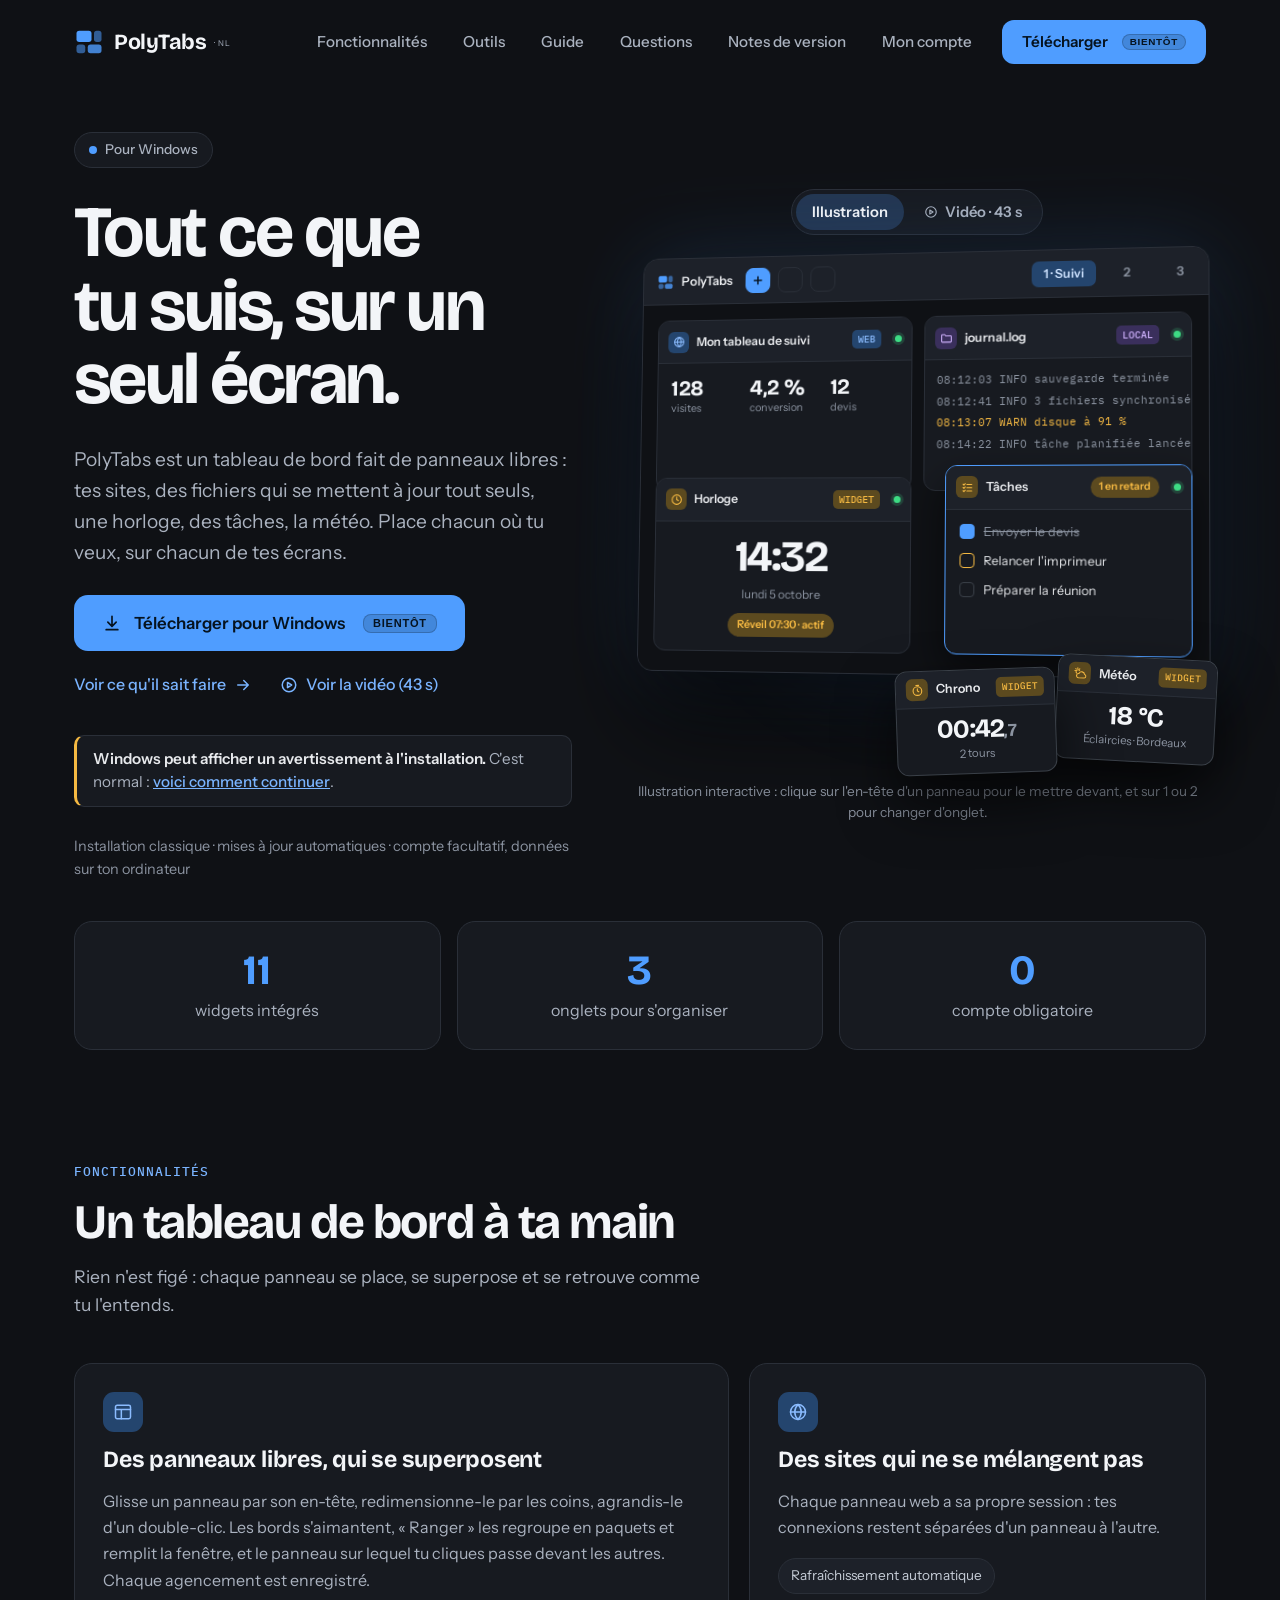
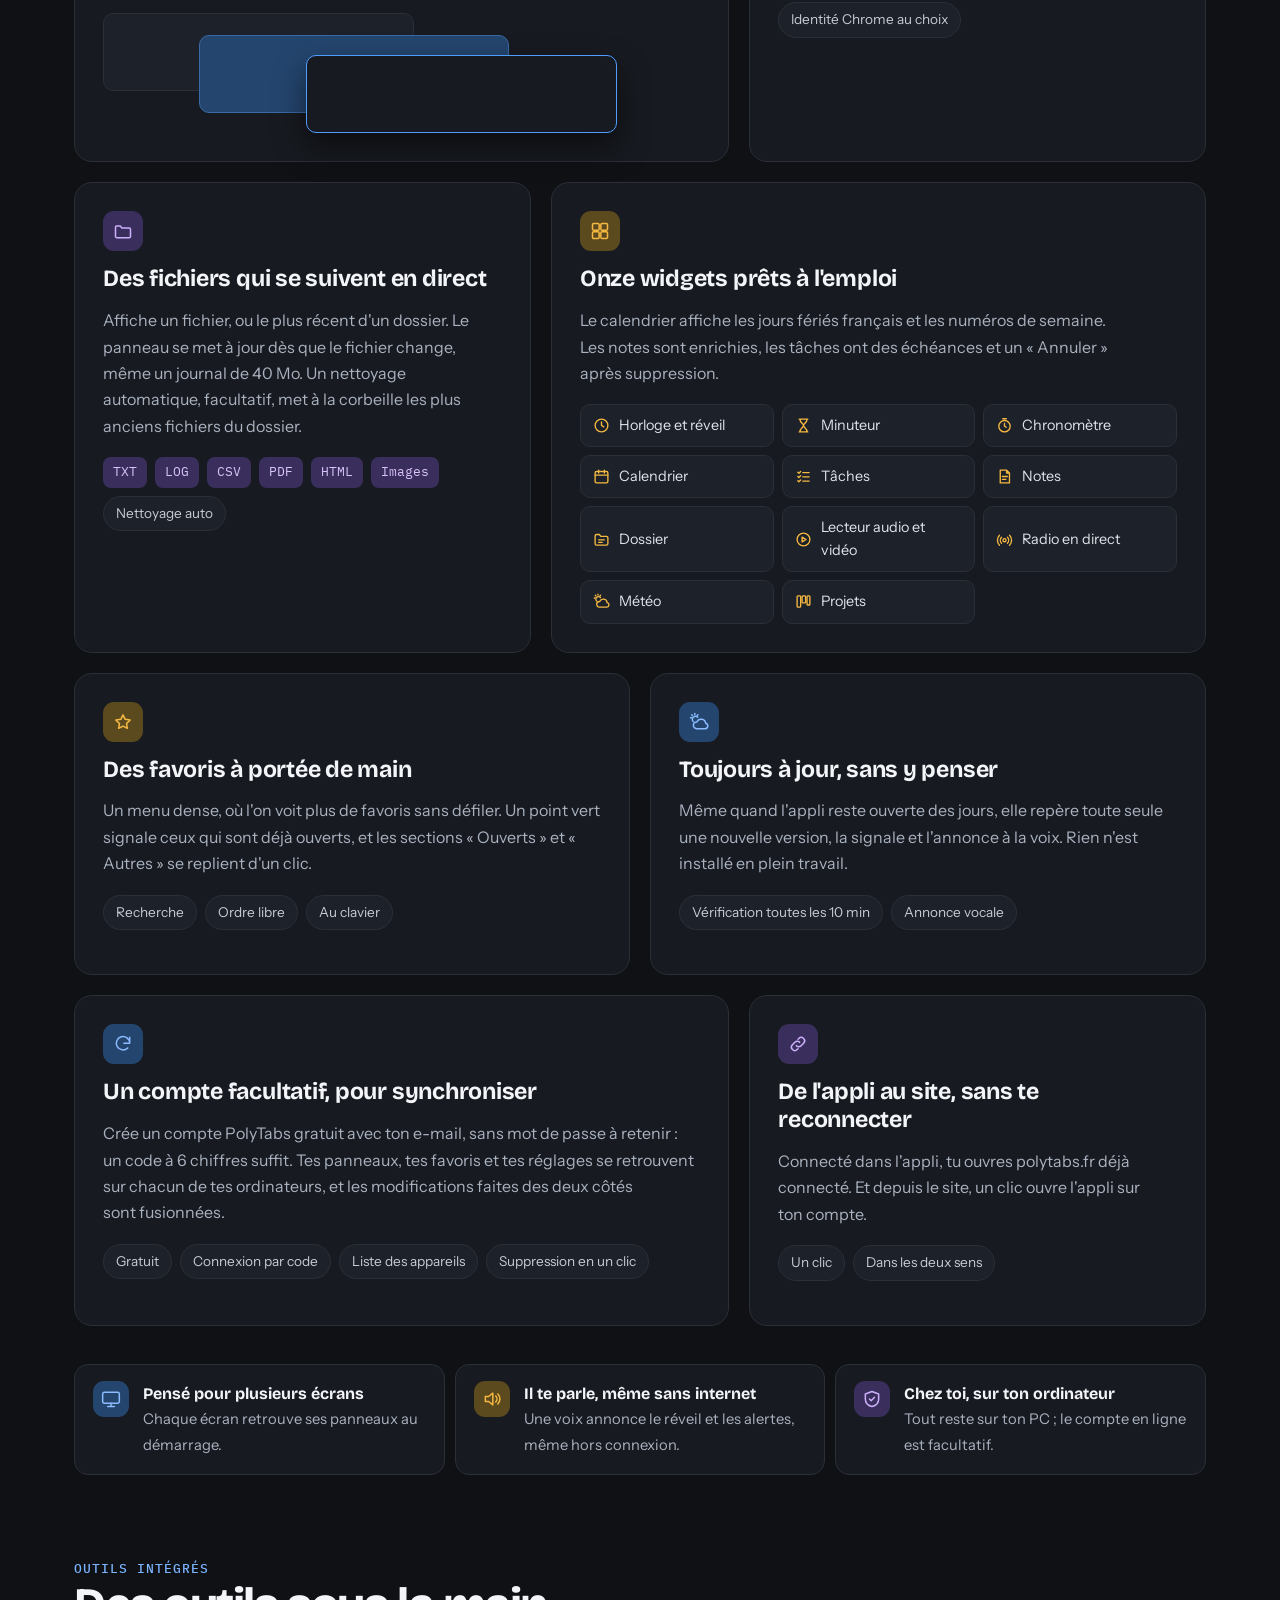
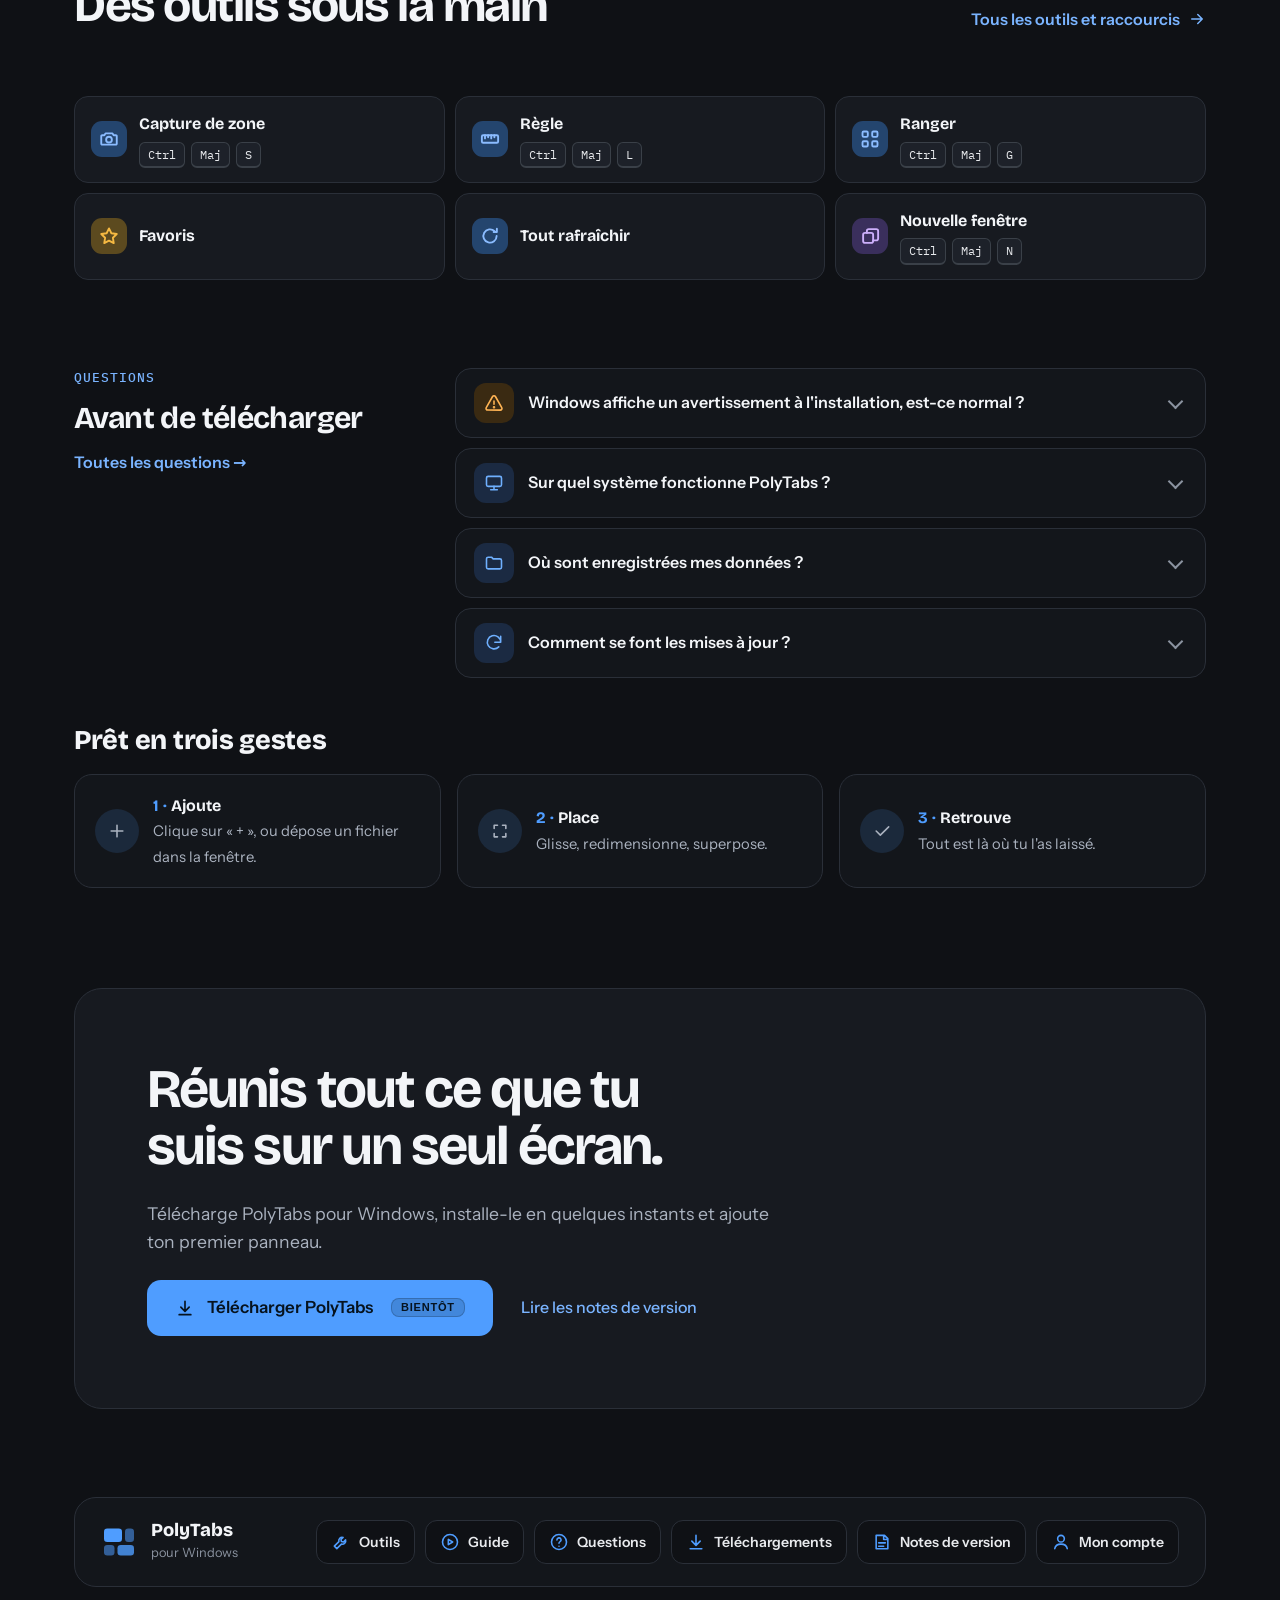
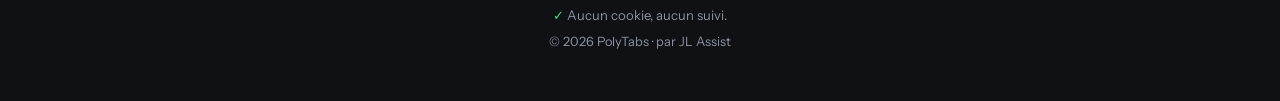
<file: index.html>
<!DOCTYPE html>
<html lang="fr">
<head>
<meta charset="utf-8">
<meta name="viewport" content="width=device-width, initial-scale=1">
<title>PolyTabs — tous tes panneaux sur un seul écran</title>
<meta name="description" content="Tableau de bord pour Windows : des panneaux libres pour tes sites, des fichiers suivis en direct, une horloge, des tâches, des notes et la météo.">
<meta name="theme-color" content="#0f1115">
<meta name="color-scheme" content="dark">
<meta http-equiv="Content-Security-Policy" content="default-src 'none'; script-src 'self'; style-src 'self'; font-src 'self'; img-src 'self' data:; manifest-src 'self'; media-src 'self'; connect-src https://api.github.com; base-uri 'none'; form-action 'none'">
<!-- Aperçu de lien (réseaux sociaux, messageries). Si ton site n'est pas à l'adresse https://polytabs.fr/, remplace-la ci-dessous (voir LISEZMOI.md). -->
<meta property="og:type" content="website">
<meta property="og:locale" content="fr_FR">
<meta property="og:site_name" content="PolyTabs">
<meta property="og:title" content="PolyTabs — tous tes panneaux sur un seul écran">
<meta property="og:description" content="Un tableau de bord pour Windows fait de panneaux libres : sites web, fichiers suivis en direct, horloge, tâches, notes, météo.">
<meta property="og:url" content="https://polytabs.fr/">
<link rel="canonical" href="https://polytabs.fr/">
<meta property="og:image" content="https://polytabs.fr/assets/og-image.png?v=9a7d91ef">
<meta property="og:image:width" content="1200">
<meta property="og:image:height" content="630">
<meta property="og:image:alt" content="La fenêtre PolyTabs : un site, une horloge et un journal dans des panneaux qui se chevauchent.">
<meta name="twitter:card" content="summary_large_image">
<link rel="icon" href="assets/favicon.svg?v=48beb7f9" type="image/svg+xml">
<link rel="icon" href="assets/favicon-32.png?v=5173868e" sizes="32x32" type="image/png">
<link rel="apple-touch-icon" sizes="180x180" href="assets/apple-touch-icon.png?v=8d6229af">
<meta name="apple-mobile-web-app-title" content="PolyTabs">
<link rel="manifest" href="manifest.webmanifest">
<link rel="preload" href="fonts/bricolage-grotesque-opsz.woff2" as="font" type="font/woff2" crossorigin>
<link rel="preload" href="fonts/instrument-sans-400.woff2" as="font" type="font/woff2" crossorigin>
<link rel="stylesheet" href="assets/site.css?v=918ecf33">
<script type="application/ld+json">{"@context":"https://schema.org","@type":"SoftwareApplication","name":"PolyTabs","operatingSystem":"Windows","applicationCategory":"ProductivityApplication","description":"Tableau de bord fait de panneaux libres : sites web, fichiers suivis en direct, horloge, tâches, notes, météo.","author":{"@type":"Organization","name":"JL Assist"},"inLanguage":"fr"}</script>
<script src="assets/site.js?v=7e28b09c" defer></script>
<script src="assets/menu.js?v=b81032c8" defer></script>
</head>
<body>
<a class="skip" href="#contenu">Aller au contenu</a>

<header class="wrap site-header">
<a class="brand" href="#top" aria-label="PolyTabs, haut de la page"><svg viewBox="0 0 24 24" width="30" height="30" fill="none" aria-hidden="true" focusable="false"><rect x="2" y="3" width="12" height="9" rx="2.2" fill="#4f9dff"/><rect x="16" y="3" width="6" height="9" rx="2.2" fill="#4f9dff" opacity=".55"/><rect x="2" y="14" width="7" height="7" rx="2.2" fill="#4f9dff" opacity=".55"/><rect x="11" y="14" width="11" height="7" rx="2.2" fill="#4f9dff" opacity=".8"/></svg><span class="brand-name">PolyTabs</span></a>
<nav class="nav" aria-label="Sections">
<a class="nav-link" href="#fonctionnalites">Fonctionnalités</a>
<a class="nav-link" href="#outils">Outils</a>
<a class="nav-link" href="guide.html">Guide</a>
<a class="nav-link" href="#questions">Questions</a>
<a class="nav-link" href="versions.html">Notes de version</a>
<a class="nav-link" href="connexion.html">Mon compte</a>
<a class="btn btn--sm" data-download href="telecharger.html">Télécharger</a>
</nav>
</header>

<div class="new-bar" id="newbar" role="note" hidden><span class="new">Nouveau</span><span id="newbar-text"></span><a href="versions.html">Voir →</a></div>
<main id="contenu">
<div id="top"></div>
<section class="wrap hero" aria-labelledby="titre">
<div class="hero-copy rise">
<span class="chip"><i></i><span>Pour Windows<span data-vwrap hidden> · version&nbsp;<span data-version></span></span></span></span>
<h1 id="titre">Tout ce que tu suis, sur un seul écran.</h1>
<p class="lead">PolyTabs est un tableau de bord fait de panneaux libres : tes sites, des fichiers qui se mettent à jour tout seuls, une horloge, des tâches, la météo. Place chacun où tu veux, sur chacun de tes écrans.</p>
<button type="button" class="hero-poster" data-show-video aria-label="Voir la vidéo de démonstration (43 secondes)"><img src="media/polytabs-demo-16x9.jpg?v=e3dbfc3c" alt="" width="1280" height="720" decoding="async"><span class="hp-chip"><svg viewBox="0 0 24 24" width="14" height="14" fill="none" stroke="currentColor" stroke-width="2" stroke-linecap="round" stroke-linejoin="round" aria-hidden="true" focusable="false"><circle cx="12" cy="12" r="9"/><path d="M10 8.5l5.5 3.5-5.5 3.5z"/></svg>Vidéo 43 s</span></button>
<div class="actions">
<a class="btn btn--lg" data-download href="telecharger.html"><svg viewBox="0 0 24 24" width="20" height="20" fill="none" stroke="currentColor" stroke-width="2" stroke-linecap="round" stroke-linejoin="round" aria-hidden="true" focusable="false"><path d="M12 4v11M7 11l5 5 5-5M5 20h14"/></svg><span>Télécharger pour Windows</span></a>
<a class="link-arrow" href="#fonctionnalites">Voir ce qu'il sait faire<svg viewBox="0 0 24 24" width="18" height="18" fill="none" stroke="currentColor" stroke-width="2" stroke-linecap="round" stroke-linejoin="round" aria-hidden="true" focusable="false"><path d="M5 12h14M13 6l6 6-6 6"/></svg></a>
<a class="link-arrow" href="#top" data-show-video><svg viewBox="0 0 24 24" width="18" height="18" fill="none" stroke="currentColor" stroke-width="2" stroke-linecap="round" stroke-linejoin="round" aria-hidden="true" focusable="false"><circle cx="12" cy="12" r="9"/><path d="M10 8.5l5.5 3.5-5.5 3.5z"/></svg>Voir la vidéo (43 s)</a>
</div>
<p class="hero-note"><strong>Windows peut afficher un avertissement à l'installation.</strong> C'est normal : <a href="#avertissement-windows">voici comment continuer</a>.</p>
<a class="warn-chip" href="#avertissement-windows">Un avertissement Windows ? C'est normal<span aria-hidden="true"> ›</span></a>
<div class="fines">
<p class="fine" id="release-line" hidden></p>
<p class="fine">Installation classique · mises à jour automatiques · compte facultatif, données sur ton ordinateur</p>
</div>
</div>

<figure class="mock-fig rise rise-2">
<div class="seg" role="tablist" aria-label="Aperçu">
<button type="button" role="tab" class="seg-b" id="seg-mock" aria-selected="true" aria-controls="mock">Illustration</button>
<button type="button" role="tab" class="seg-b" id="seg-vid" aria-selected="false" aria-controls="vidpane"><svg viewBox="0 0 24 24" width="14" height="14" fill="none" stroke="currentColor" stroke-width="2" stroke-linecap="round" stroke-linejoin="round" aria-hidden="true" focusable="false"><circle cx="12" cy="12" r="9"/><path d="M10 8.5l5.5 3.5-5.5 3.5z"/></svg>Vidéo · 43 s</button>
</div>

<div class="mock" id="mock">
<div class="mock-bar">
<svg viewBox="0 0 24 24" width="18" height="18" fill="none" aria-hidden="true" focusable="false"><rect x="2" y="3" width="12" height="9" rx="2.2" fill="#4f9dff"/><rect x="16" y="3" width="6" height="9" rx="2.2" fill="#4f9dff" opacity=".55"/><rect x="2" y="14" width="7" height="7" rx="2.2" fill="#4f9dff" opacity=".55"/><rect x="11" y="14" width="11" height="7" rx="2.2" fill="#4f9dff" opacity=".8"/></svg><span class="mock-name">PolyTabs</span>
<span class="mock-dot mock-dot--add" aria-hidden="true"><svg viewBox="0 0 16 16" width="12" height="12" fill="none" stroke="#06131f" stroke-width="2" stroke-linecap="round" aria-hidden="true"><path d="M8 3v10M3 8h10"/></svg></span>
<span class="mock-dot" aria-hidden="true"></span><span class="mock-dot" aria-hidden="true"></span>
<span class="mock-spacer"></span>
<span class="mock-upd" data-vwrap hidden>✓ <span data-version></span> disponible</span>
<button type="button" class="mock-tab" data-tab="1" aria-label="Onglet 1, Suivi" aria-pressed="true"><span>1<em> · Suivi</em></span></button>
<button type="button" class="mock-tab" data-tab="2" aria-label="Onglet 2, Widgets" aria-pressed="false"><span>2<em> · Widgets</em></span></button>
<button type="button" class="mock-tab" data-tab="3" aria-label="Onglet 3, Médias" aria-pressed="false"><span>3<em> · Médias</em></span></button>
</div>

<div class="mock-grid" id="mock-tab-1">
<div class="mp mp--web" data-panel="web"><div class="mp-box">
<button type="button" class="mp-head" data-raise="web" aria-label="Mon tableau de suivi WEB, mettre au premier plan"><span class="mp-ic mp-ic--web"><svg viewBox="0 0 24 24" width="13" height="13" fill="none" stroke="currentColor" stroke-width="2" stroke-linecap="round" stroke-linejoin="round" aria-hidden="true" focusable="false"><circle cx="12" cy="12" r="9"/><path d="M3 12h18M12 3c2.6 2.7 3.9 5.7 3.9 9s-1.3 6.3-3.9 9c-2.6-2.7-3.9-5.7-3.9-9S9.4 5.7 12 3z"/></svg></span><span class="mp-title">Mon tableau de suivi</span> <span class="mp-badge mp-badge--web">WEB</span><span class="mp-open" aria-hidden="true"></span></button>
<div class="mp-body"><div class="kpi" aria-hidden="true"><div><b>128</b><span>visites</span></div><div><b>4,2 %</b><span>conversion</span></div><div><b>12</b><span>devis</span></div></div>
<div class="bars" aria-hidden="true"><span></span><span class="hi"></span><span></span><span class="hi"></span><span></span></div></div>
</div></div>
<div class="mp mp--log" data-panel="log"><div class="mp-box">
<button type="button" class="mp-head" data-raise="log" aria-label="journal.log LOCAL, mettre au premier plan"><span class="mp-ic mp-ic--local"><svg viewBox="0 0 24 24" width="13" height="13" fill="none" stroke="currentColor" stroke-width="2" stroke-linecap="round" stroke-linejoin="round" aria-hidden="true" focusable="false"><path d="M3 7.5A1.5 1.5 0 0 1 4.5 6h4.2l2 2.3h8.8A1.5 1.5 0 0 1 21 9.8v8.7a1.5 1.5 0 0 1-1.5 1.5h-15A1.5 1.5 0 0 1 3 18.5z"/></svg></span><span class="mp-title">journal.log</span> <span class="mp-badge mp-badge--local">LOCAL</span><span class="mp-open" aria-hidden="true"></span></button>
<div class="log"><span>08:12:03  INFO  sauvegarde terminée</span><span>08:12:41  INFO  3 fichiers synchronisés</span><span class="warn">08:13:07  WARN  disque à 91 %</span><span>08:14:22  INFO  tâche planifiée lancée</span></div>
</div></div>
<div class="mp mp--clock" data-panel="clock"><div class="mp-box">
<button type="button" class="mp-head" data-raise="clock" aria-label="Horloge WIDGET, mettre au premier plan"><span class="mp-ic mp-ic--widget"><svg viewBox="0 0 24 24" width="13" height="13" fill="none" stroke="currentColor" stroke-width="2" stroke-linecap="round" stroke-linejoin="round" aria-hidden="true" focusable="false"><circle cx="12" cy="12" r="9"/><path d="M12 7v5l3.2 2"/></svg></span><span class="mp-title">Horloge</span> <span class="mp-badge mp-badge--widget">WIDGET</span><span class="mp-open" aria-hidden="true"></span></button>
<div class="mp-body clock"><span class="clock-time">14:32</span><span class="clock-date">lundi 5 octobre</span><span class="clock-alarm">Réveil 07:30 · actif</span></div>
</div></div>
<div class="mp mp--todo is-front" data-panel="todo"><div class="mp-box">
<button type="button" class="mp-head" data-raise="todo" aria-label="Tâches 1 en retard, mettre au premier plan"><span class="mp-ic mp-ic--widget"><svg viewBox="0 0 24 24" width="13" height="13" fill="none" stroke="currentColor" stroke-width="2" stroke-linecap="round" stroke-linejoin="round" aria-hidden="true" focusable="false"><path d="M4 6l1.5 1.5L8 5M4 12l1.5 1.5L8 11M4 18l1.5 1.5L8 17M11 6.5h9M11 12.5h9M11 18.5h9"/></svg></span><span class="mp-title">Tâches</span> <span class="mp-late">1 en retard</span><span class="mp-open" aria-hidden="true"></span></button>
<ul class="todo"><li class="done"><span class="box"></span><span>Envoyer le devis</span></li><li class="late"><span class="box"></span><span>Relancer l'imprimeur</span></li><li><span class="box"></span><span>Préparer la réunion</span></li></ul>
</div></div>
</div>

<div class="mock-grid" id="mock-tab-2" hidden>
<div class="mp mp--cal" data-panel="cal"><div class="mp-box">
<button type="button" class="mp-head" data-raise="cal" aria-label="Calendrier WIDGET, mettre au premier plan"><span class="mp-ic mp-ic--widget"><svg viewBox="0 0 24 24" width="13" height="13" fill="none" stroke="currentColor" stroke-width="2" stroke-linecap="round" stroke-linejoin="round" aria-hidden="true" focusable="false"><rect x="3" y="5" width="18" height="16" rx="2"/><path d="M3 10h18M8 3v4M16 3v4"/></svg></span><span class="mp-title">Calendrier</span> <span class="mp-badge mp-badge--widget">WIDGET</span></button>
<div class="mp-body cal-pad"><span class="cal-title">octobre 2026</span>
<div class="cal-grid cal-grid--wd"><span>L</span><span>M</span><span>M</span><span>J</span><span>V</span><span>S</span><span>D</span></div>
<div class="cal-grid"><span></span><span></span><span></span><span>1</span><span>2</span><span>3</span><span>4</span><span class="today">5</span><span>6</span><span>7</span><span>8</span><span>9</span><span>10</span><span>11</span><span>12</span><span>13</span><span>14</span><span>15</span><span>16</span><span>17</span><span>18</span><span>19</span><span>20</span><span>21</span><span>22</span><span>23</span><span>24</span><span>25</span><span>26</span><span>27</span><span>28</span><span>29</span><span>30</span><span>31</span></div></div>
</div></div>
<div class="mp mp--note" data-panel="note"><div class="mp-box">
<button type="button" class="mp-head" data-raise="note" aria-label="Notes WIDGET, mettre au premier plan"><span class="mp-ic mp-ic--widget"><svg viewBox="0 0 24 24" width="13" height="13" fill="none" stroke="currentColor" stroke-width="2" stroke-linecap="round" stroke-linejoin="round" aria-hidden="true" focusable="false"><path d="M6 3h9l4 4v14H6zM15 3v4h4M9 12h7M9 16h5"/></svg></span><span class="mp-title">Notes</span> <span class="mp-badge mp-badge--widget">WIDGET</span></button>
<div class="note"><b>Réunion de jeudi</b><span>Revoir le planning avec l'équipe</span><span>Valider le <b>devis</b> avant vendredi</span><span>Penser au <i>point budget</i></span></div>
</div></div>
<div class="mp mp--timer is-front" data-panel="timer"><div class="mp-box">
<button type="button" class="mp-head" data-raise="timer" aria-label="Minuteur WIDGET, mettre au premier plan"><span class="mp-ic mp-ic--widget"><svg viewBox="0 0 24 24" width="13" height="13" fill="none" stroke="currentColor" stroke-width="2" stroke-linecap="round" stroke-linejoin="round" aria-hidden="true" focusable="false"><path d="M6 3h12M6 21h12M7 3c0 5 5 6 5 9s-5 4-5 9M17 3c0 5-5 6-5 9s5 4 5 9"/></svg></span><span class="mp-title">Minuteur</span> <span class="mp-badge mp-badge--widget">WIDGET</span></button>
<div class="mp-body clock"><span class="timer-time">04:12</span><span class="timer-bar"><i></i></span><span class="clock-date">Pâtes · il reste 4 minutes</span></div>
</div></div>
</div>
<div class="mock-grid" id="mock-tab-3" hidden>
<div class="mp mp--cal" data-panel="proj"><div class="mp-box"><button type="button" class="mp-head" data-raise="proj" aria-label="Projets WIDGET, mettre au premier plan"><span class="mp-ic mp-ic--widget"><svg viewBox="0 0 24 24" width="13" height="13" fill="none" stroke="currentColor" stroke-width="2" stroke-linecap="round" stroke-linejoin="round" aria-hidden="true" focusable="false"><rect x="3" y="4" width="5" height="16" rx="1.2"/><rect x="10" y="4" width="5" height="10" rx="1.2"/><rect x="17" y="4" width="4" height="13" rx="1.2"/></svg></span><span class="mp-title">Projets</span> <span class="mp-badge mp-badge--widget">WIDGET</span></button>
<div class="note"><b>Site PolyTabs</b><span>À faire · 3</span><span>En cours · 2</span><span>Terminé · 5</span></div></div></div>
<div class="mp mp--note" data-panel="radio"><div class="mp-box"><button type="button" class="mp-head" data-raise="radio" aria-label="Radio WIDGET, mettre au premier plan"><span class="mp-ic mp-ic--widget"><svg viewBox="0 0 24 24" width="13" height="13" fill="none" stroke="currentColor" stroke-width="2" stroke-linecap="round" stroke-linejoin="round" aria-hidden="true" focusable="false"><circle cx="12" cy="12" r="2"/><path d="M7.8 7.8a6 6 0 0 0 0 8.4M16.2 7.8a6 6 0 0 1 0 8.4"/></svg></span><span class="mp-title">Radio</span> <span class="mp-badge mp-badge--widget">WIDGET</span></button>
<div class="note"><b>En direct</b><span>Radio d'infos · 128 kbit/s</span><span>Volume 60 %</span></div></div></div>
<div class="mp mp--timer is-front" data-panel="lect"><div class="mp-box"><button type="button" class="mp-head" data-raise="lect" aria-label="Lecteur WIDGET, mettre au premier plan"><span class="mp-ic mp-ic--widget"><svg viewBox="0 0 24 24" width="13" height="13" fill="none" stroke="currentColor" stroke-width="2" stroke-linecap="round" stroke-linejoin="round" aria-hidden="true" focusable="false"><path d="M8 5v14l11-7z"/></svg></span><span class="mp-title">Lecteur</span> <span class="mp-badge mp-badge--widget">WIDGET</span></button>
<div class="mp-body clock"><span class="timer-time">02:31</span><span class="timer-bar"><i></i></span><span class="clock-date">Playlist travail · morceau 3/12</span></div></div></div>
</div>
</div>
<div class="mock-floats" aria-hidden="true">
<div class="mf mf--weather"><div class="mf-head"><span class="mp-ic mp-ic--widget"><svg viewBox="0 0 24 24" width="13" height="13" fill="none" stroke="currentColor" stroke-width="2" stroke-linecap="round" stroke-linejoin="round" aria-hidden="true" focusable="false"><path d="M10.5 6.3A3.6 3.6 0 1 0 5 11.3"/><path d="M7 1.8v1.2M1.8 7H3M3.3 3.3l.8.8M10.7 3.3l-.8.8"/><path d="M9 20a4 4 0 0 1 .5-8 5.5 5.5 0 0 1 10.5 1.5A3.3 3.3 0 0 1 19.5 20z"/></svg></span><span class="mp-title">Météo</span> <span class="mp-badge mp-badge--widget">WIDGET</span></div><div class="mf-body"><b>18 °C</b><span>Éclaircies · Bordeaux</span></div></div>
<div class="mf mf--watch"><div class="mf-head"><span class="mp-ic mp-ic--widget"><svg viewBox="0 0 24 24" width="13" height="13" fill="none" stroke="currentColor" stroke-width="2" stroke-linecap="round" stroke-linejoin="round" aria-hidden="true" focusable="false"><circle cx="12" cy="13" r="8"/><path d="M12 9v4l2.5 1.5M9.5 2.5h5"/></svg></span><span class="mp-title">Chrono</span> <span class="mp-badge mp-badge--widget">WIDGET</span></div><div class="mf-body"><b>00:42<i>,7</i></b><span>2 tours</span></div></div>
</div>
<div class="vidpane" id="vidpane" hidden>
<video class="demo-video demo-wide" controls preload="none" playsinline width="1920" height="1080" data-poster="media/polytabs-demo-16x9.jpg?v=e3dbfc3c" aria-label="Démonstration de PolyTabs, 43 secondes" aria-describedby="demo-text">
<source src="media/polytabs-demo-16x9.mp4?v=0dc6ddb0" type="video/mp4">
<source src="media/polytabs-demo-16x9.webm?v=0e5bc9e3" type="video/webm">
<p>Ton navigateur ne lit pas cette vidéo : <a href="media/polytabs-demo-16x9.mp4?v=0dc6ddb0">télécharge-la</a>.</p>
</video>
<video class="demo-video demo-tall" controls preload="none" playsinline width="1080" height="1920" data-poster="media/polytabs-demo-9x16.jpg?v=00b66de8" aria-label="Démonstration de PolyTabs, 43 secondes, format vertical" aria-describedby="demo-text">
<source src="media/polytabs-demo-9x16.mp4?v=2dcfd6f6" type="video/mp4">
<source src="media/polytabs-demo-9x16.webm?v=e78cfec7" type="video/webm">
<p>Ton navigateur ne lit pas cette vidéo : <a href="media/polytabs-demo-9x16.mp4?v=2dcfd6f6">télécharge-la</a>.</p>
</video>
</div>
<details class="demo-transcript vid-only" hidden>
<summary>Lire le déroulé de la vidéo<svg viewBox="0 0 24 24" width="22" height="22" fill="none" stroke="#7ab4ff" stroke-width="2" stroke-linecap="round" stroke-linejoin="round" aria-hidden="true" focusable="false"><path d="M12 5v14M5 12h14"/></svg></summary>
<div class="answer" id="demo-text"><ol class="demo-steps"><li><b>0:00</b> — Carte d'introduction : « Fini les onglets perdus partout. Tes sites, tes fichiers et tes widgets sur un seul écran. »</li><li><b>0:04</b> — Un site : il suffit de taper l'adresse, le panneau est ajouté. Le nom se remplit tout seul.</li><li><b>0:09</b> — Un fichier, suivi en direct : le panneau se met à jour dès que le fichier change.</li><li><b>0:14</b> — Le dernier fichier d'un dossier : PolyTabs affiche toujours le plus récent, et un aperçu liste les fichiers du dossier.</li><li><b>0:19</b> — Des widgets prêts à l'emploi : horloge, météo, calendrier, liste de courses, minuteur, notes.</li><li><b>0:24</b> — Un clic pour tout ranger : un aperçu montre le résultat avant validation.</li><li><b>0:29</b> — Usage de tous les jours : météo, courses et minuteur en un coup d'œil.</li><li><b>0:33</b> — Développement : journaux en direct et alignement mesuré au pixel.</li><li><b>0:37</b> — Carte de fin : « Télécharge-le pour Windows », avec l'adresse du site, la version, et les mises à jour automatiques.</li></ol></div>
</details>
<figcaption class="mock-cap">Illustration interactive : clique sur l'en-tête d'un panneau pour le mettre devant, et sur 1 ou 2 pour changer d'onglet.</figcaption>
</figure>
</section>

<section class="wrap" aria-label="En bref">
<div class="facts">
<p><b>11</b><span>widgets intégrés</span></p>
<p><b>3</b><span>onglets pour s'organiser</span></p>
<p><b>0</b><span>compte obligatoire</span></p>
</div>
</section>

<section id="fonctionnalites" class="wrap section" aria-labelledby="t-fonct">
<div class="section-head">
<span class="eyebrow">Fonctionnalités</span>
<h2 id="t-fonct">Un tableau de bord à ta main</h2>
<p class="sub">Rien n'est figé : chaque panneau se place, se superpose et se retrouve comme tu l'entends.</p>
</div>
<p class="swipe-hint" aria-hidden="true">Glisse pour voir la suite <span>→</span></p>
<div class="rows">
<div class="row">
<div class="card card--lg f3"><span class="ic ic--blue"><svg viewBox="0 0 24 24" width="20" height="20" fill="none" stroke="currentColor" stroke-width="1.8" stroke-linecap="round" stroke-linejoin="round" aria-hidden="true" focusable="false"><rect x="3" y="4" width="18" height="16" rx="2"/><path d="M3 9h18M10 9v11"/></svg></span><h3>Des panneaux libres, qui se superposent</h3>
<p>Glisse un panneau par son en-tête, redimensionne-le par les coins, agrandis-le d'un double-clic. Les bords s'aimantent, « Ranger » les regroupe en paquets et remplit la fenêtre, et le panneau sur lequel tu cliques passe devant les autres. Chaque agencement est enregistré.</p>
<div class="stack" aria-hidden="true"><span class="s1"></span><span class="s2"></span><span class="s3"></span></div></div>
<div class="card card--lg f2"><span class="ic ic--blue"><svg viewBox="0 0 24 24" width="20" height="20" fill="none" stroke="currentColor" stroke-width="1.8" stroke-linecap="round" stroke-linejoin="round" aria-hidden="true" focusable="false"><circle cx="12" cy="12" r="9"/><path d="M3 12h18M12 3c2.6 2.7 3.9 5.7 3.9 9s-1.3 6.3-3.9 9c-2.6-2.7-3.9-5.7-3.9-9S9.4 5.7 12 3z"/></svg></span><h3>Des sites qui ne se mélangent pas</h3>
<p>Chaque panneau web a sa propre session : tes connexions restent séparées d'un panneau à l'autre.</p>
<ul class="tags"><li class="tag">Rafraîchissement automatique</li><li class="tag">Identité Chrome au choix</li></ul></div>
</div>
<div class="row">
<div class="card card--lg f2"><span class="ic ic--violet"><svg viewBox="0 0 24 24" width="20" height="20" fill="none" stroke="currentColor" stroke-width="1.8" stroke-linecap="round" stroke-linejoin="round" aria-hidden="true" focusable="false"><path d="M3 7.5A1.5 1.5 0 0 1 4.5 6h4.2l2 2.3h8.8A1.5 1.5 0 0 1 21 9.8v8.7a1.5 1.5 0 0 1-1.5 1.5h-15A1.5 1.5 0 0 1 3 18.5z"/></svg></span><h3>Des fichiers qui se suivent en direct</h3>
<p>Affiche un fichier, ou le plus récent d'un dossier. Le panneau se met à jour dès que le fichier change, même un journal de 40 Mo. Un nettoyage automatique, facultatif, met à la corbeille les plus anciens fichiers du dossier.</p>
<ul class="tags"><li class="tag tag--ext">TXT</li><li class="tag tag--ext">LOG</li><li class="tag tag--ext">CSV</li><li class="tag tag--ext">PDF</li><li class="tag tag--ext">HTML</li><li class="tag tag--ext">Images</li><li class="tag">Nettoyage auto</li></ul></div>
<div class="card card--lg f3"><span class="ic ic--amber"><svg viewBox="0 0 24 24" width="20" height="20" fill="none" stroke="currentColor" stroke-width="1.8" stroke-linecap="round" stroke-linejoin="round" aria-hidden="true" focusable="false"><rect x="3" y="3" width="8" height="8" rx="1.5"/><rect x="13" y="3" width="8" height="8" rx="1.5"/><rect x="3" y="13" width="8" height="8" rx="1.5"/><rect x="13" y="13" width="8" height="8" rx="1.5"/></svg></span><h3>Onze widgets prêts à l'emploi</h3>
<p>Le calendrier affiche les jours fériés français et les numéros de semaine. Les notes sont enrichies, les tâches ont des échéances et un « Annuler » après suppression.</p>
<ul class="wgts"><li><svg viewBox="0 0 24 24" width="17" height="17" fill="none" stroke="#f5b942" stroke-width="1.9" stroke-linecap="round" stroke-linejoin="round" aria-hidden="true" focusable="false"><circle cx="12" cy="12" r="9"/><path d="M12 7v5l3.2 2"/></svg>Horloge et réveil</li><li><svg viewBox="0 0 24 24" width="17" height="17" fill="none" stroke="#f5b942" stroke-width="1.9" stroke-linecap="round" stroke-linejoin="round" aria-hidden="true" focusable="false"><path d="M6 3h12M6 21h12M7 3c0 5 5 6 5 9s-5 4-5 9M17 3c0 5-5 6-5 9s5 4 5 9"/></svg>Minuteur</li><li><svg viewBox="0 0 24 24" width="17" height="17" fill="none" stroke="#f5b942" stroke-width="1.9" stroke-linecap="round" stroke-linejoin="round" aria-hidden="true" focusable="false"><circle cx="12" cy="13" r="8"/><path d="M12 9v4l2.5 1.5M9.5 2.5h5"/></svg>Chronomètre</li><li><svg viewBox="0 0 24 24" width="17" height="17" fill="none" stroke="#f5b942" stroke-width="1.9" stroke-linecap="round" stroke-linejoin="round" aria-hidden="true" focusable="false"><rect x="3" y="5" width="18" height="16" rx="2"/><path d="M3 10h18M8 3v4M16 3v4"/></svg>Calendrier</li><li><svg viewBox="0 0 24 24" width="17" height="17" fill="none" stroke="#f5b942" stroke-width="1.9" stroke-linecap="round" stroke-linejoin="round" aria-hidden="true" focusable="false"><path d="M4 6l1.5 1.5L8 5M4 12l1.5 1.5L8 11M4 18l1.5 1.5L8 17M11 6.5h9M11 12.5h9M11 18.5h9"/></svg>Tâches</li><li><svg viewBox="0 0 24 24" width="17" height="17" fill="none" stroke="#f5b942" stroke-width="1.9" stroke-linecap="round" stroke-linejoin="round" aria-hidden="true" focusable="false"><path d="M6 3h9l4 4v14H6zM15 3v4h4M9 12h7M9 16h5"/></svg>Notes</li><li><svg viewBox="0 0 24 24" width="17" height="17" fill="none" stroke="#f5b942" stroke-width="1.9" stroke-linecap="round" stroke-linejoin="round" aria-hidden="true" focusable="false"><path d="M3 7a2 2 0 0 1 2-2h4l2 2.5h8a2 2 0 0 1 2 2V18a2 2 0 0 1-2 2H5a2 2 0 0 1-2-2z"/><path d="M8 12.5h8M8 16h5"/></svg>Dossier</li><li><svg viewBox="0 0 24 24" width="17" height="17" fill="none" stroke="#f5b942" stroke-width="1.9" stroke-linecap="round" stroke-linejoin="round" aria-hidden="true" focusable="false"><circle cx="12" cy="12" r="9"/><path d="M10 8.6v6.8l5.6-3.4z"/></svg>Lecteur audio et vidéo</li><li><svg viewBox="0 0 24 24" width="17" height="17" fill="none" stroke="#f5b942" stroke-width="1.9" stroke-linecap="round" stroke-linejoin="round" aria-hidden="true" focusable="false"><circle cx="12" cy="13" r="2.2"/><path d="M7.8 17.2a6 6 0 0 1 0-8.4M16.2 8.8a6 6 0 0 1 0 8.4M4.9 20a10 10 0 0 1 0-14M19.1 6a10 10 0 0 1 0 14"/></svg>Radio en direct</li><li><svg viewBox="0 0 24 24" width="17" height="17" fill="none" stroke="#f5b942" stroke-width="1.9" stroke-linecap="round" stroke-linejoin="round" aria-hidden="true" focusable="false"><path d="M10.5 6.3A3.6 3.6 0 1 0 5 11.3"/><path d="M7 1.8v1.2M1.8 7H3M3.3 3.3l.8.8M10.7 3.3l-.8.8"/><path d="M9 20a4 4 0 0 1 .5-8 5.5 5.5 0 0 1 10.5 1.5A3.3 3.3 0 0 1 19.5 20z"/></svg>Météo</li><li><svg viewBox="0 0 24 24" width="17" height="17" fill="none" stroke="#f5b942" stroke-width="1.9" stroke-linecap="round" stroke-linejoin="round" aria-hidden="true" focusable="false"><rect x="3" y="4" width="5" height="16" rx="1.2"/><rect x="10" y="4" width="5" height="10" rx="1.2"/><rect x="17" y="4" width="4" height="13" rx="1.2"/></svg>Projets</li></ul></div>
</div>
<div class="row">
<div class="card card--lg f2"><span class="ic ic--amber"><svg viewBox="0 0 24 24" width="20" height="20" fill="none" stroke="currentColor" stroke-width="1.8" stroke-linecap="round" stroke-linejoin="round" aria-hidden="true" focusable="false"><path d="M12 3.5l2.6 5.3 5.9.9-4.3 4.1 1 5.8L12 16.9l-5.2 2.7 1-5.8L3.5 9.7l5.9-.9z"/></svg></span><h3>Des favoris à portée de main</h3>
<p>Un menu dense, où l'on voit plus de favoris sans défiler. Un point vert signale ceux qui sont déjà ouverts, et les sections « Ouverts » et « Autres » se replient d'un clic.</p>
<ul class="tags"><li class="tag">Recherche</li><li class="tag">Ordre libre</li><li class="tag">Au clavier</li></ul></div>
<div class="card card--lg f2"><span class="ic ic--blue"><svg viewBox="0 0 24 24" width="20" height="20" fill="none" stroke="currentColor" stroke-width="1.8" stroke-linecap="round" stroke-linejoin="round" aria-hidden="true" focusable="false"><path d="M10.5 6.3A3.6 3.6 0 1 0 5 11.3"/><path d="M7 1.8v1.2M1.8 7H3M3.3 3.3l.8.8M10.7 3.3l-.8.8"/><path d="M9 20a4 4 0 0 1 .5-8 5.5 5.5 0 0 1 10.5 1.5A3.3 3.3 0 0 1 19.5 20z"/></svg></span><h3>Toujours à jour, sans y penser</h3>
<p>Même quand l'appli reste ouverte des jours, elle repère toute seule une nouvelle version, la signale et l'annonce à la voix. Rien n'est installé en plein travail.</p>
<ul class="tags"><li class="tag">Vérification toutes les 10 min</li><li class="tag">Annonce vocale</li></ul></div>
</div>
<div class="row">
<div class="card card--lg f3"><span class="ic ic--blue"><svg viewBox="0 0 24 24" width="20" height="20" fill="none" stroke="currentColor" stroke-width="1.8" stroke-linecap="round" stroke-linejoin="round" aria-hidden="true" focusable="false"><path d="M20 11a8 8 0 1 0-2.3 5.7M20 4v7h-7"/></svg></span><h3>Un compte facultatif, pour synchroniser</h3>
<p>Crée un compte PolyTabs gratuit avec ton e-mail, sans mot de passe à retenir : un code à 6 chiffres suffit. Tes panneaux, tes favoris et tes réglages se retrouvent sur chacun de tes ordinateurs, et les modifications faites des deux côtés sont fusionnées.</p>
<ul class="tags"><li class="tag">Gratuit</li><li class="tag">Connexion par code</li><li class="tag">Liste des appareils</li><li class="tag">Suppression en un clic</li></ul></div>
<div class="card card--lg f2"><span class="ic ic--violet"><svg viewBox="0 0 24 24" width="20" height="20" fill="none" stroke="currentColor" stroke-width="1.8" stroke-linecap="round" stroke-linejoin="round" aria-hidden="true" focusable="false"><path d="M10 14a4 4 0 0 0 5.7 0l3-3a4 4 0 0 0-5.7-5.7l-1 1M14 10a4 4 0 0 0-5.7 0l-3 3a4 4 0 0 0 5.7 5.7l1-1"/></svg></span><h3>De l'appli au site, sans te reconnecter</h3>
<p>Connecté dans l'appli, tu ouvres polytabs.fr déjà connecté. Et depuis le site, un clic ouvre l'appli sur ton compte.</p>
<ul class="tags"><li class="tag">Un clic</li><li class="tag">Dans les deux sens</li></ul></div>
</div>
<ul class="feat-mini">
<li><span class="ic ic--blue"><svg viewBox="0 0 24 24" width="20" height="20" fill="none" stroke="currentColor" stroke-width="1.8" stroke-linecap="round" stroke-linejoin="round" aria-hidden="true" focusable="false"><rect x="2" y="4" width="20" height="13" rx="2"/><path d="M8 21h8M12 17v4"/></svg></span><div><b>Pensé pour plusieurs écrans</b><span>Chaque écran retrouve ses panneaux au démarrage.</span></div></li>
<li><span class="ic ic--amber"><svg viewBox="0 0 24 24" width="20" height="20" fill="none" stroke="currentColor" stroke-width="1.8" stroke-linecap="round" stroke-linejoin="round" aria-hidden="true" focusable="false"><path d="M4 9v6h4l5 4V5L8 9z"/><path d="M16.5 8.5a5 5 0 0 1 0 7M19 6a8.5 8.5 0 0 1 0 12"/></svg></span><div><b>Il te parle, même sans internet</b><span>Une voix annonce le réveil et les alertes, même hors connexion.</span></div></li>
<li><span class="ic ic--violet"><svg viewBox="0 0 24 24" width="20" height="20" fill="none" stroke="currentColor" stroke-width="1.8" stroke-linecap="round" stroke-linejoin="round" aria-hidden="true" focusable="false"><path d="M12 3l8 3v6c0 4.5-3.3 8-8 9-4.7-1-8-4.5-8-9V6z"/><path d="M9 12l2 2 4-4"/></svg></span><div><b>Chez toi, sur ton ordinateur</b><span>Tout reste sur ton PC ; le compte en ligne est facultatif.</span></div></li>
</ul>
</div>
</section>



<section id="outils" class="wrap section section--tight" aria-labelledby="t-outils">
<div class="section-head section-head--row">
<div><span class="eyebrow">Outils intégrés</span><h2 id="t-outils">Des outils sous la main</h2></div>
<a class="more-link" href="outils.html">Tous les outils et raccourcis <svg viewBox="0 0 24 24" width="18" height="18" fill="none" stroke="currentColor" stroke-width="2" stroke-linecap="round" stroke-linejoin="round" aria-hidden="true" focusable="false"><path d="M5 12h14M13 6l6 6-6 6"/></svg></a>
</div>
<ul class="tools-mini">
<li><span class="ic ic--blue"><svg viewBox="0 0 16 16" width="20" height="20" fill="none" stroke="currentColor" stroke-width="1.5" stroke-linecap="round" stroke-linejoin="round" aria-hidden="true" focusable="false"><g transform="translate(0 -.5)"><path d="M2.5 5.5h1.8l.9-1.5h5.6l.9 1.5h1.8a.7.7 0 0 1 .7.7v6.1a.7.7 0 0 1-.7.7h-11a.7.7 0 0 1-.7-.7V6.2a.7.7 0 0 1 .7-.7z"/><circle cx="8" cy="9" r="2.3"/></g></svg></span><span class="txt"><b>Capture de zone</b><span class="keys keys--sm"><kbd>Ctrl</kbd><kbd>Maj</kbd><kbd>S</kbd></span></span></li>
<li><span class="ic ic--blue"><svg viewBox="0 0 16 16" width="20" height="20" fill="none" stroke="currentColor" stroke-width="1.5" stroke-linecap="round" stroke-linejoin="round" aria-hidden="true" focusable="false"><rect x="1.5" y="5" width="13" height="6" rx="1"/><path d="M4 5v2.5M6.5 5v1.6M9 5v2.5M11.5 5v1.6"/></svg></span><span class="txt"><b>Règle</b><span class="keys keys--sm"><kbd>Ctrl</kbd><kbd>Maj</kbd><kbd>L</kbd></span></span></li>
<li><span class="ic ic--blue"><svg viewBox="0 0 16 16" width="20" height="20" fill="none" stroke="currentColor" stroke-width="1.5" stroke-linecap="round" stroke-linejoin="round" aria-hidden="true" focusable="false"><rect x="2" y="2" width="4.25" height="4.25" rx="1"/><rect x="9.75" y="2" width="4.25" height="4.25" rx="1"/><rect x="2" y="9.75" width="4.25" height="4.25" rx="1"/><rect x="9.75" y="9.75" width="4.25" height="4.25" rx="1"/></svg></span><span class="txt"><b>Ranger</b><span class="keys keys--sm"><kbd>Ctrl</kbd><kbd>Maj</kbd><kbd>G</kbd></span></span></li>
<li><span class="ic ic--amber"><svg viewBox="0 0 16 16" width="20" height="20" fill="none" stroke="currentColor" stroke-width="1.5" stroke-linecap="round" stroke-linejoin="round" aria-hidden="true" focusable="false"><path d="M8 1.9l1.9 3.9 4.3.6-3.1 3 .7 4.3L8 11.7l-3.8 2 .7-4.3-3.1-3 4.3-.6z"/></svg></span><span class="txt"><b>Favoris</b></span></li>
<li><span class="ic ic--blue"><svg viewBox="0 0 16 16" width="20" height="20" fill="none" stroke="currentColor" stroke-width="1.5" stroke-linecap="round" stroke-linejoin="round" aria-hidden="true" focusable="false"><path d="M13.3 8A5.3 5.3 0 1 1 11.7 4.2M13.5 2.2v2.6h-2.6"/></svg></span><span class="txt"><b>Tout rafraîchir</b></span></li>
<li><span class="ic ic--violet"><svg viewBox="0 0 16 16" width="20" height="20" fill="none" stroke="currentColor" stroke-width="1.5" stroke-linecap="round" stroke-linejoin="round" aria-hidden="true" focusable="false"><rect x="2.5" y="5.5" width="8" height="8" rx="1.5"/><path d="M5.5 5.5V4A1.5 1.5 0 0 1 7 2.5h6A1.5 1.5 0 0 1 14.5 4v6a1.5 1.5 0 0 1-1.5 1.5h-2.5"/></svg></span><span class="txt"><b>Nouvelle fenêtre</b><span class="keys keys--sm"><kbd>Ctrl</kbd><kbd>Maj</kbd><kbd>N</kbd></span></span></li>
</ul>
<div class="tools-pick">
<div class="oseg" role="tablist" aria-label="Outils ou widgets"><button type="button" class="os" role="tab" id="os-0" aria-controls="osp-0" aria-selected="true">Outils</button><button type="button" class="os" role="tab" id="os-1" aria-controls="osp-1" aria-selected="false" tabindex="-1">Widgets</button></div>
<div id="osp-0" role="tabpanel" aria-labelledby="os-0">
<div class="tbar" role="tablist" aria-label="Outils de la barre du haut"><button type="button" class="tb" role="tab" id="tp-0" aria-controls="tpp-0" aria-selected="false" aria-label="Capture de zone" tabindex="-1"><span class="ic ic--blue"><svg viewBox="0 0 16 16" width="20" height="20" fill="none" stroke="currentColor" stroke-width="1.5" stroke-linecap="round" stroke-linejoin="round" aria-hidden="true" focusable="false"><g transform="translate(0 -.5)"><path d="M2.5 5.5h1.8l.9-1.5h5.6l.9 1.5h1.8a.7.7 0 0 1 .7.7v6.1a.7.7 0 0 1-.7.7h-11a.7.7 0 0 1-.7-.7V6.2a.7.7 0 0 1 .7-.7z"/><circle cx="8" cy="9" r="2.3"/></g></svg></span></button><button type="button" class="tb" role="tab" id="tp-1" aria-controls="tpp-1" aria-selected="false" aria-label="Règle" tabindex="-1"><span class="ic ic--blue"><svg viewBox="0 0 16 16" width="20" height="20" fill="none" stroke="currentColor" stroke-width="1.5" stroke-linecap="round" stroke-linejoin="round" aria-hidden="true" focusable="false"><rect x="1.5" y="5" width="13" height="6" rx="1"/><path d="M4 5v2.5M6.5 5v1.6M9 5v2.5M11.5 5v1.6"/></svg></span></button><button type="button" class="tb" role="tab" id="tp-2" aria-controls="tpp-2" aria-selected="true" aria-label="Ranger" tabindex="0"><span class="ic ic--blue"><svg viewBox="0 0 16 16" width="20" height="20" fill="none" stroke="currentColor" stroke-width="1.5" stroke-linecap="round" stroke-linejoin="round" aria-hidden="true" focusable="false"><rect x="2" y="2" width="4.25" height="4.25" rx="1"/><rect x="9.75" y="2" width="4.25" height="4.25" rx="1"/><rect x="2" y="9.75" width="4.25" height="4.25" rx="1"/><rect x="9.75" y="9.75" width="4.25" height="4.25" rx="1"/></svg></span></button><button type="button" class="tb" role="tab" id="tp-3" aria-controls="tpp-3" aria-selected="false" aria-label="Favoris" tabindex="-1"><span class="ic ic--amber"><svg viewBox="0 0 16 16" width="20" height="20" fill="none" stroke="currentColor" stroke-width="1.5" stroke-linecap="round" stroke-linejoin="round" aria-hidden="true" focusable="false"><path d="M8 1.9l1.9 3.9 4.3.6-3.1 3 .7 4.3L8 11.7l-3.8 2 .7-4.3-3.1-3 4.3-.6z"/></svg></span></button><button type="button" class="tb" role="tab" id="tp-4" aria-controls="tpp-4" aria-selected="false" aria-label="Tout rafraîchir" tabindex="-1"><span class="ic ic--blue"><svg viewBox="0 0 16 16" width="20" height="20" fill="none" stroke="currentColor" stroke-width="1.5" stroke-linecap="round" stroke-linejoin="round" aria-hidden="true" focusable="false"><path d="M13.3 8A5.3 5.3 0 1 1 11.7 4.2M13.5 2.2v2.6h-2.6"/></svg></span></button><button type="button" class="tb" role="tab" id="tp-5" aria-controls="tpp-5" aria-selected="false" aria-label="Nouvelle fenêtre" tabindex="-1"><span class="ic ic--violet"><svg viewBox="0 0 16 16" width="20" height="20" fill="none" stroke="currentColor" stroke-width="1.5" stroke-linecap="round" stroke-linejoin="round" aria-hidden="true" focusable="false"><rect x="2.5" y="5.5" width="8" height="8" rx="1.5"/><path d="M5.5 5.5V4A1.5 1.5 0 0 1 7 2.5h6A1.5 1.5 0 0 1 14.5 4v6a1.5 1.5 0 0 1-1.5 1.5h-2.5"/></svg></span></button></div>
<div class="tdetail" role="tabpanel" id="tpp-0" aria-labelledby="tp-0" hidden><div class="tdetail-h"><span class="ic ic--blue"><svg viewBox="0 0 16 16" width="20" height="20" fill="none" stroke="currentColor" stroke-width="1.5" stroke-linecap="round" stroke-linejoin="round" aria-hidden="true" focusable="false"><g transform="translate(0 -.5)"><path d="M2.5 5.5h1.8l.9-1.5h5.6l.9 1.5h1.8a.7.7 0 0 1 .7.7v6.1a.7.7 0 0 1-.7.7h-11a.7.7 0 0 1-.7-.7V6.2a.7.7 0 0 1 .7-.7z"/><circle cx="8" cy="9" r="2.3"/></g></svg></span><b>Capture de zone</b></div><p>Trace un rectangle sur tes panneaux : l&#x27;image est copiée, puis proposée à l&#x27;enregistrement.</p><span class="keys"><kbd>Ctrl</kbd><kbd>Maj</kbd><kbd>S</kbd></span></div><div class="tdetail" role="tabpanel" id="tpp-1" aria-labelledby="tp-1" hidden><div class="tdetail-h"><span class="ic ic--blue"><svg viewBox="0 0 16 16" width="20" height="20" fill="none" stroke="currentColor" stroke-width="1.5" stroke-linecap="round" stroke-linejoin="round" aria-hidden="true" focusable="false"><rect x="1.5" y="5" width="13" height="6" rx="1"/><path d="M4 5v2.5M6.5 5v1.6M9 5v2.5M11.5 5v1.6"/></svg></span><b>Règle</b></div><p>Vérifie un alignement, pose des repères et zoome sur les pixels.</p><span class="keys"><kbd>Ctrl</kbd><kbd>Maj</kbd><kbd>L</kbd></span></div><div class="tdetail" role="tabpanel" id="tpp-2" aria-labelledby="tp-2"><div class="tdetail-h"><span class="ic ic--blue"><svg viewBox="0 0 16 16" width="20" height="20" fill="none" stroke="currentColor" stroke-width="1.5" stroke-linecap="round" stroke-linejoin="round" aria-hidden="true" focusable="false"><rect x="2" y="2" width="4.25" height="4.25" rx="1"/><rect x="9.75" y="2" width="4.25" height="4.25" rx="1"/><rect x="2" y="9.75" width="4.25" height="4.25" rx="1"/><rect x="9.75" y="9.75" width="4.25" height="4.25" rx="1"/></svg></span><b>Ranger</b></div><p>Range les panneaux de l&#x27;onglet en paquets et remplit la fenêtre, avec un aperçu avant de valider. La petite flèche à côté ouvre d&#x27;autres agencements :</p><span class="keys"><kbd>Ctrl</kbd><kbd>Maj</kbd><kbd>G</kbd></span></div><div class="tdetail" role="tabpanel" id="tpp-3" aria-labelledby="tp-3" hidden><div class="tdetail-h"><span class="ic ic--amber"><svg viewBox="0 0 16 16" width="20" height="20" fill="none" stroke="currentColor" stroke-width="1.5" stroke-linecap="round" stroke-linejoin="round" aria-hidden="true" focusable="false"><path d="M8 1.9l1.9 3.9 4.3.6-3.1 3 .7 4.3L8 11.7l-3.8 2 .7-4.3-3.1-3 4.3-.6z"/></svg></span><b>Favoris</b></div><p>Étoile un panneau pour le retrouver en un clic. Renomme et ordonne tes favoris, ou ouvre-les au clavier.</p></div><div class="tdetail" role="tabpanel" id="tpp-4" aria-labelledby="tp-4" hidden><div class="tdetail-h"><span class="ic ic--blue"><svg viewBox="0 0 16 16" width="20" height="20" fill="none" stroke="currentColor" stroke-width="1.5" stroke-linecap="round" stroke-linejoin="round" aria-hidden="true" focusable="false"><path d="M13.3 8A5.3 5.3 0 1 1 11.7 4.2M13.5 2.2v2.6h-2.6"/></svg></span><b>Tout rafraîchir</b></div><p>Recharge d&#x27;un coup tous les sites et tous les fichiers de l&#x27;onglet.</p></div><div class="tdetail" role="tabpanel" id="tpp-5" aria-labelledby="tp-5" hidden><div class="tdetail-h"><span class="ic ic--violet"><svg viewBox="0 0 16 16" width="20" height="20" fill="none" stroke="currentColor" stroke-width="1.5" stroke-linecap="round" stroke-linejoin="round" aria-hidden="true" focusable="false"><rect x="2.5" y="5.5" width="8" height="8" rx="1.5"/><path d="M5.5 5.5V4A1.5 1.5 0 0 1 7 2.5h6A1.5 1.5 0 0 1 14.5 4v6a1.5 1.5 0 0 1-1.5 1.5h-2.5"/></svg></span><b>Nouvelle fenêtre</b></div><p>Ouvre une fenêtre vierge, par exemple pour un second écran. Chaque écran garde son jeu de panneaux, et un panneau peut passer d&#x27;une fenêtre à l&#x27;autre.</p><span class="keys"><kbd>Ctrl</kbd><kbd>Maj</kbd><kbd>N</kbd></span></div>
<p class="tp-hint">Touche un outil pour le découvrir</p>
</div>
<div id="osp-1" role="tabpanel" aria-labelledby="os-1" hidden>
<p class="wintro">Onze widgets prêts à l'emploi, à placer comme n'importe quel panneau.</p>
<ul class="wgrid"><li><svg viewBox="0 0 24 24" width="17" height="17" fill="none" stroke="#f5b942" stroke-width="1.9" stroke-linecap="round" stroke-linejoin="round" aria-hidden="true" focusable="false"><circle cx="12" cy="12" r="9"/><path d="M12 7v5l3.2 2"/></svg>Horloge et réveil</li><li><svg viewBox="0 0 24 24" width="17" height="17" fill="none" stroke="#f5b942" stroke-width="1.9" stroke-linecap="round" stroke-linejoin="round" aria-hidden="true" focusable="false"><path d="M6 3h12M6 21h12M7 3c0 5 5 6 5 9s-5 4-5 9M17 3c0 5-5 6-5 9s5 4 5 9"/></svg>Minuteur</li><li><svg viewBox="0 0 24 24" width="17" height="17" fill="none" stroke="#f5b942" stroke-width="1.9" stroke-linecap="round" stroke-linejoin="round" aria-hidden="true" focusable="false"><circle cx="12" cy="13" r="8"/><path d="M12 9v4l2.5 1.5M9.5 2.5h5"/></svg>Chronomètre</li><li><svg viewBox="0 0 24 24" width="17" height="17" fill="none" stroke="#f5b942" stroke-width="1.9" stroke-linecap="round" stroke-linejoin="round" aria-hidden="true" focusable="false"><rect x="3" y="5" width="18" height="16" rx="2"/><path d="M3 10h18M8 3v4M16 3v4"/></svg>Calendrier</li><li><svg viewBox="0 0 24 24" width="17" height="17" fill="none" stroke="#f5b942" stroke-width="1.9" stroke-linecap="round" stroke-linejoin="round" aria-hidden="true" focusable="false"><path d="M4 6l1.5 1.5L8 5M4 12l1.5 1.5L8 11M4 18l1.5 1.5L8 17M11 6.5h9M11 12.5h9M11 18.5h9"/></svg>Tâches</li><li><svg viewBox="0 0 24 24" width="17" height="17" fill="none" stroke="#f5b942" stroke-width="1.9" stroke-linecap="round" stroke-linejoin="round" aria-hidden="true" focusable="false"><path d="M6 3h9l4 4v14H6zM15 3v4h4M9 12h7M9 16h5"/></svg>Notes</li><li><svg viewBox="0 0 24 24" width="17" height="17" fill="none" stroke="#f5b942" stroke-width="1.9" stroke-linecap="round" stroke-linejoin="round" aria-hidden="true" focusable="false"><path d="M3 7a2 2 0 0 1 2-2h4l2 2.5h8a2 2 0 0 1 2 2V18a2 2 0 0 1-2 2H5a2 2 0 0 1-2-2z"/><path d="M8 12.5h8M8 16h5"/></svg>Dossier</li><li><svg viewBox="0 0 24 24" width="17" height="17" fill="none" stroke="#f5b942" stroke-width="1.9" stroke-linecap="round" stroke-linejoin="round" aria-hidden="true" focusable="false"><circle cx="12" cy="12" r="9"/><path d="M10 8.6v6.8l5.6-3.4z"/></svg>Lecteur audio et vidéo</li><li><svg viewBox="0 0 24 24" width="17" height="17" fill="none" stroke="#f5b942" stroke-width="1.9" stroke-linecap="round" stroke-linejoin="round" aria-hidden="true" focusable="false"><circle cx="12" cy="13" r="2.2"/><path d="M7.8 17.2a6 6 0 0 1 0-8.4M16.2 8.8a6 6 0 0 1 0 8.4M4.9 20a10 10 0 0 1 0-14M19.1 6a10 10 0 0 1 0 14"/></svg>Radio en direct</li><li><svg viewBox="0 0 24 24" width="17" height="17" fill="none" stroke="#f5b942" stroke-width="1.9" stroke-linecap="round" stroke-linejoin="round" aria-hidden="true" focusable="false"><path d="M10.5 6.3A3.6 3.6 0 1 0 5 11.3"/><path d="M7 1.8v1.2M1.8 7H3M3.3 3.3l.8.8M10.7 3.3l-.8.8"/><path d="M9 20a4 4 0 0 1 .5-8 5.5 5.5 0 0 1 10.5 1.5A3.3 3.3 0 0 1 19.5 20z"/></svg>Météo</li><li><svg viewBox="0 0 24 24" width="17" height="17" fill="none" stroke="#f5b942" stroke-width="1.9" stroke-linecap="round" stroke-linejoin="round" aria-hidden="true" focusable="false"><rect x="3" y="4" width="5" height="16" rx="1.2"/><rect x="10" y="4" width="5" height="10" rx="1.2"/><rect x="17" y="4" width="4" height="13" rx="1.2"/></svg>Projets</li></ul>
</div>
<a class="tools-cta" href="outils.html">Tous les outils et raccourcis <svg viewBox="0 0 24 24" width="18" height="18" fill="none" stroke="currentColor" stroke-width="2" stroke-linecap="round" stroke-linejoin="round" aria-hidden="true" focusable="false"><path d="M5 12h14M13 6l6 6-6 6"/></svg></a>
</div>
</section>




<section id="questions" class="wrap section section--tight" aria-labelledby="t-faq">
<div class="faq-wrap faq-wrap--compact">
<div class="faq-intro"><span class="eyebrow">Questions</span><h2 id="t-faq" class="h2like h2like--sm">Avant de télécharger</h2><a class="more-link" href="faq.html">Toutes les questions →</a></div>
<div class="faq">
<details id="avertissement-windows"><summary><span class="qi qi--warn" aria-hidden="true"><svg viewBox="0 0 24 24" width="20" height="20" fill="none" stroke="currentColor" stroke-width="1.9" stroke-linecap="round" stroke-linejoin="round" focusable="false"><path d="M10.3 4.2L2.7 17.5A2 2 0 0 0 4.4 20.5h15.2a2 2 0 0 0 1.7-3L13.7 4.2a2 2 0 0 0-3.4 0z"/><path d="M12 9.5v4"/><circle cx="12" cy="17" r=".6" fill="currentColor"/></svg></span>Windows affiche un avertissement à l'installation, est-ce normal ?<svg viewBox="0 0 24 24" width="22" height="22" fill="none" stroke="#7ab4ff" stroke-width="2" stroke-linecap="round" stroke-linejoin="round" aria-hidden="true" focusable="false"><path d="M12 5v14M5 12h14"/></svg></summary><div class="answer"><p>Oui. L'installeur de PolyTabs n'est pas signé numériquement, et Windows (SmartScreen) peut afficher « Windows a protégé votre ordinateur » devant un programme qu'il ne connaît pas encore.</p><p>Clique sur « Informations complémentaires », puis sur « Exécuter quand même ». L'avertissement ne revient pas pour les mises à jour faites depuis PolyTabs.</p><p>Par précaution, télécharge PolyTabs uniquement depuis ce site (bouton « Télécharger »), et vérifie que le fichier s'appelle « PolyTabs-Setup » suivi du numéro de version.</p></div></details>
<details><summary><span class="qi" aria-hidden="true"><svg viewBox="0 0 24 24" width="20" height="20" fill="none" stroke="currentColor" stroke-width="1.9" stroke-linecap="round" stroke-linejoin="round" focusable="false"><rect x="3" y="4" width="18" height="12" rx="2"/><path d="M8 20h8M12 16v4"/></svg></span>Sur quel système fonctionne PolyTabs ?<svg viewBox="0 0 24 24" width="22" height="22" fill="none" stroke="#7ab4ff" stroke-width="2" stroke-linecap="round" stroke-linejoin="round" aria-hidden="true" focusable="false"><path d="M12 5v14M5 12h14"/></svg></summary><div class="answer"><p>Sur Windows, en 64 bits. L'installation est classique, et PolyTabs se désinstalle comme n'importe quelle application.</p></div></details>
<details><summary><span class="qi" aria-hidden="true"><svg viewBox="0 0 24 24" width="20" height="20" fill="none" stroke="currentColor" stroke-width="1.9" stroke-linecap="round" stroke-linejoin="round" focusable="false"><path d="M3 7a2 2 0 0 1 2-2h4l2 2h8a2 2 0 0 1 2 2v8a2 2 0 0 1-2 2H5a2 2 0 0 1-2-2z"/></svg></span>Où sont enregistrées mes données ?<svg viewBox="0 0 24 24" width="22" height="22" fill="none" stroke="#7ab4ff" stroke-width="2" stroke-linecap="round" stroke-linejoin="round" aria-hidden="true" focusable="false"><path d="M12 5v14M5 12h14"/></svg></summary><div class="answer"><p>Sur ton ordinateur : tes panneaux, tes notes, tes tâches et tes favoris restent dans l'application. Aucun compte n'est nécessaire pour t'en servir.</p><p>Si tu le souhaites, un compte PolyTabs gratuit synchronise ces données entre tes ordinateurs. Sans compte, rien ne quitte ton PC.</p></div></details>
<details><summary><span class="qi" aria-hidden="true"><svg viewBox="0 0 24 24" width="20" height="20" fill="none" stroke="currentColor" stroke-width="1.9" stroke-linecap="round" stroke-linejoin="round" focusable="false"><path d="M20 11a8 8 0 1 0-2.3 5.7M20 4v7h-7"/></svg></span>Comment se font les mises à jour ?<svg viewBox="0 0 24 24" width="22" height="22" fill="none" stroke="#7ab4ff" stroke-width="2" stroke-linecap="round" stroke-linejoin="round" aria-hidden="true" focusable="false"><path d="M12 5v14M5 12h14"/></svg></summary><div class="answer"><p>PolyTabs consulte GitHub et installe les nouvelles versions. Tu choisis dans les Réglages comment cela se passe, et une sauvegarde est faite avant l'installation.</p><p>Quand l'appli reste ouverte, elle vérifie aussi discrètement toutes les 10 minutes, au réveil de l'ordinateur et quand tu reviens sur une fenêtre (sauf si tu as choisi « Jamais automatiquement »). Dès qu'une version est publiée, elle est signalée dans l'appli et annoncée à la voix. Rien n'est jamais installé en plein travail.</p></div></details>
</div>
</div>
</section>

<section class="wrap steps-strip" aria-label="Prise en main">
<h2 class="steps-title">Prêt en trois gestes</h2>
<ol>
<li><span class="si" aria-hidden="true"><svg viewBox="0 0 24 24" width="20" height="20" fill="none" stroke="currentColor" stroke-width="1.9" stroke-linecap="round" stroke-linejoin="round" focusable="false"><path d="M12 5v14M5 12h14"/></svg></span><span class="n" aria-hidden="true">1</span><div><b>Ajoute</b><span>Clique sur « + », ou dépose un fichier dans la fenêtre.</span></div></li>
<li><span class="si" aria-hidden="true"><svg viewBox="0 0 24 24" width="20" height="20" fill="none" stroke="currentColor" stroke-width="1.9" stroke-linecap="round" stroke-linejoin="round" focusable="false"><path d="M5 9V5h4M19 9V5h-4M5 15v4h4M19 15v4h-4"/></svg></span><span class="n" aria-hidden="true">2</span><div><b>Place</b><span>Glisse, redimensionne, superpose.</span></div></li>
<li><span class="si" aria-hidden="true"><svg viewBox="0 0 24 24" width="20" height="20" fill="none" stroke="currentColor" stroke-width="1.9" stroke-linecap="round" stroke-linejoin="round" focusable="false"><path d="M5 12l5 5L20 7"/></svg></span><span class="n" aria-hidden="true">3</span><div><b>Retrouve</b><span>Tout est là où tu l'as laissé.</span></div></li>
</ol>
</section>

<section class="wrap cta-wrap" aria-labelledby="t-cta">
<div class="cta">
<div class="cta-brand" aria-hidden="true"><svg viewBox="0 0 24 24" width="56" height="56" fill="none" aria-hidden="true" focusable="false"><rect x="2" y="3" width="12" height="9" rx="2.2" fill="#4f9dff"/><rect x="16" y="3" width="6" height="9" rx="2.2" fill="#4f9dff" opacity=".55"/><rect x="2" y="14" width="7" height="7" rx="2.2" fill="#4f9dff" opacity=".55"/><rect x="11" y="14" width="11" height="7" rx="2.2" fill="#4f9dff" opacity=".8"/></svg><b>PolyTabs</b><span>Tout ce que tu suis, sur un seul écran.</span></div>
<h2 id="t-cta">Réunis tout ce que tu suis sur un seul écran.</h2>
<p>Télécharge PolyTabs pour Windows, installe-le en quelques instants et ajoute ton premier panneau.</p>
<div class="actions">
<a class="btn btn--lg" data-download href="telecharger.html"><svg viewBox="0 0 24 24" width="20" height="20" fill="none" stroke="currentColor" stroke-width="2" stroke-linecap="round" stroke-linejoin="round" aria-hidden="true" focusable="false"><path d="M12 4v11M7 11l5 5 5-5M5 20h14"/></svg><span>Télécharger<span class="nm"> PolyTabs</span> <span data-version></span></span></a>
<a class="link-arrow" href="versions.html">Lire les notes de version</a>
</div>
<p class="cta-ver"><span data-vwrap hidden>Version <span data-version></span> · </span>Windows 10 et 11</p>
</div>
</section>
</main>

<footer class="wrap site-footer">
<div class="foot-row">
<div class="brand-line"><svg viewBox="0 0 24 24" width="24" height="24" fill="none" aria-hidden="true" focusable="false"><rect x="2" y="3" width="12" height="9" rx="2.2" fill="#4f9dff"/><rect x="16" y="3" width="6" height="9" rx="2.2" fill="#4f9dff" opacity=".55"/><rect x="2" y="14" width="7" height="7" rx="2.2" fill="#4f9dff" opacity=".55"/><rect x="11" y="14" width="11" height="7" rx="2.2" fill="#4f9dff" opacity=".8"/></svg><span class="bl-copy">© 2026 PolyTabs · par JL Assist<span data-vwrap hidden> · v<span data-version></span></span> · Tous droits réservés</span><span class="bl-id"><b>PolyTabs</b><small><span data-vwrap hidden>Version <span data-version></span> · </span>pour Windows</small></span></div>
<nav aria-label="Liens du pied de page"><a href="outils.html"><svg class="fi" viewBox="0 0 24 24" width="20" height="20" fill="none" stroke="currentColor" stroke-width="1.9" stroke-linecap="round" stroke-linejoin="round" aria-hidden="true" focusable="false"><path d="M14.5 6.5a4 4 0 0 0-5 5L4 17l3 3 5.5-5.5a4 4 0 0 0 5-5l-2.5 2.5-2.5-.5-.5-2.5z"/></svg>Outils</a><a href="guide.html"><svg class="fi" viewBox="0 0 24 24" width="20" height="20" fill="none" stroke="currentColor" stroke-width="1.9" stroke-linecap="round" stroke-linejoin="round" aria-hidden="true" focusable="false"><circle cx="12" cy="12" r="9"/><path d="M10 8.8v6.4l5.2-3.2z"/></svg>Guide</a><a href="faq.html"><svg class="fi" viewBox="0 0 24 24" width="20" height="20" fill="none" stroke="currentColor" stroke-width="1.9" stroke-linecap="round" stroke-linejoin="round" aria-hidden="true" focusable="false"><circle cx="12" cy="12" r="9"/><path d="M9.5 9.5a2.5 2.5 0 1 1 3.5 2.3c-.7.4-1 1-1 1.7M12 17h.01"/></svg>Questions</a><a href="telecharger.html"><svg class="fi" viewBox="0 0 24 24" width="20" height="20" fill="none" stroke="currentColor" stroke-width="1.9" stroke-linecap="round" stroke-linejoin="round" aria-hidden="true" focusable="false"><path d="M12 4v11M7 11l5 5 5-5M5 20h14"/></svg>Téléchargements</a><a href="versions.html"><svg class="fi" viewBox="0 0 24 24" width="20" height="20" fill="none" stroke="currentColor" stroke-width="1.9" stroke-linecap="round" stroke-linejoin="round" aria-hidden="true" focusable="false"><path d="M5 4h10l4 4v12H5zM14 4v5h5M8 13h8M8 17h6"/></svg>Notes de version</a><a href="connexion.html"><svg class="fi" viewBox="0 0 24 24" width="20" height="20" fill="none" stroke="currentColor" stroke-width="1.9" stroke-linecap="round" stroke-linejoin="round" aria-hidden="true" focusable="false"><circle cx="12" cy="8" r="4"/><path d="M4.5 20c.6-3.6 3.8-5.5 7.5-5.5s6.9 1.9 7.5 5.5"/></svg>Mon compte</a></nav>
</div>
<p class="privacy">Aucun cookie, aucun suivi.</p>
<p class="fb-copy">© 2026 PolyTabs · par JL Assist</p>
</footer>
</body>
</html>
</file>
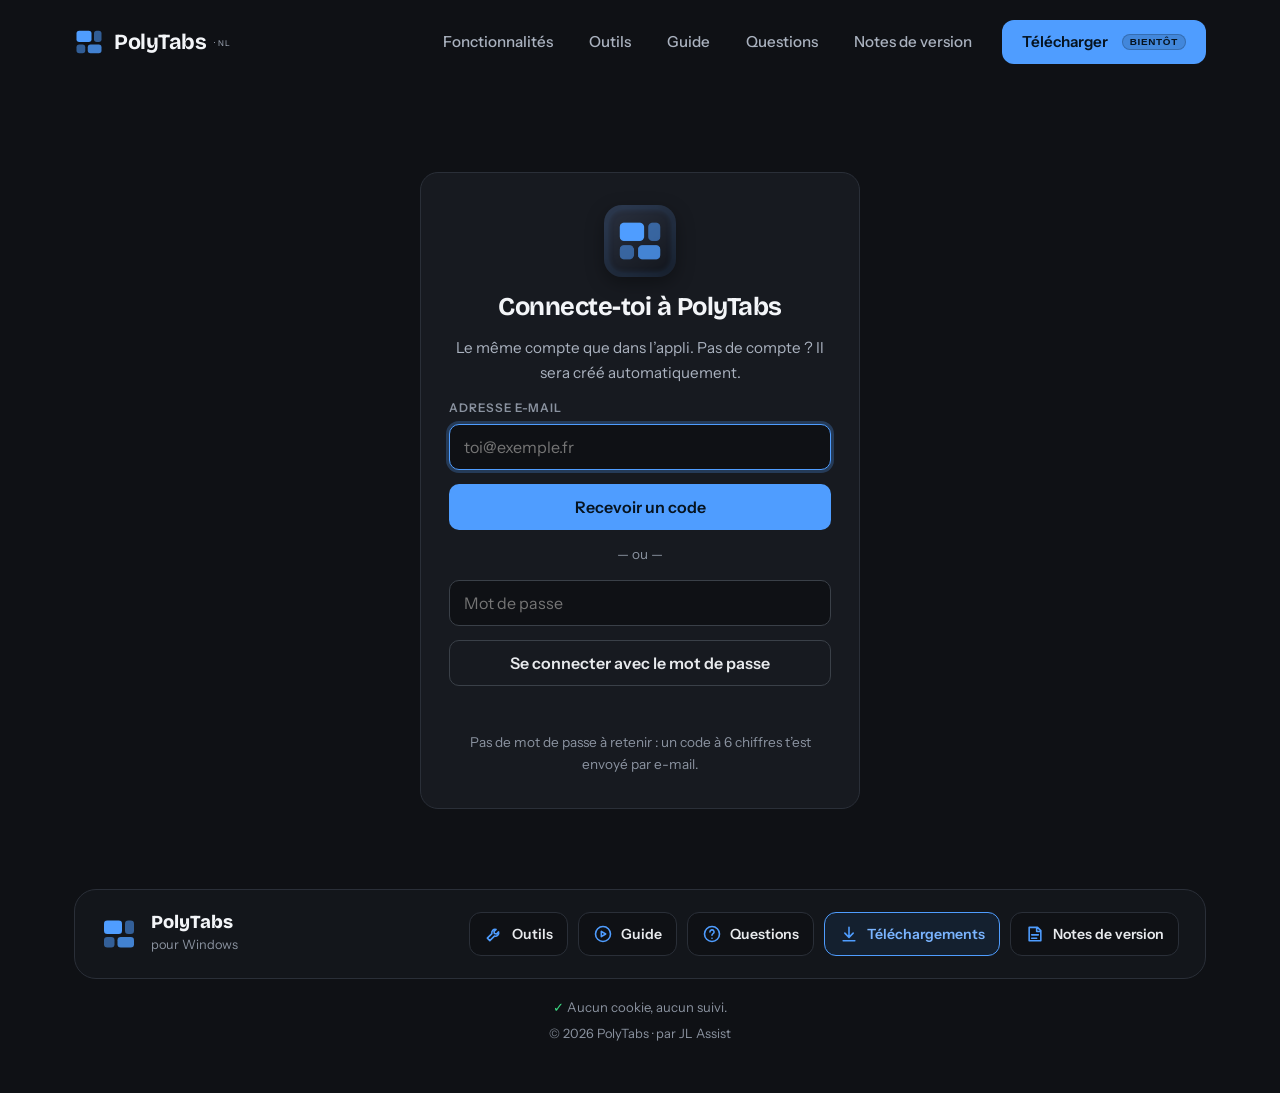
<file: compte.html>
<!DOCTYPE html>
<html lang="fr">
<head>
<meta charset="utf-8">
<meta name="viewport" content="width=device-width, initial-scale=1">
<title>Mon compte · PolyTabs</title>
<link rel="canonical" href="https://polytabs.fr/compte.html">
<meta name="robots" content="noindex">
<meta name="description" content="Ton compte PolyTabs : adresse e-mail, appareils synchronisés, téléchargements.">
<meta name="theme-color" content="#0f1115">
<meta name="color-scheme" content="dark">
<meta http-equiv="Content-Security-Policy" content="default-src 'none'; script-src 'self'; style-src 'self'; font-src 'self'; img-src 'self' data:; manifest-src 'self'; connect-src 'self' https://qcogqpwjhtutxpyhrcld.supabase.co; base-uri 'none'; form-action 'none'">
<meta property="og:type" content="website">
<meta property="og:locale" content="fr_FR">
<meta property="og:site_name" content="PolyTabs">
<meta property="og:title" content="Mon compte · PolyTabs">
<meta property="og:description" content="Ton compte PolyTabs : adresse e-mail, appareils synchronisés, téléchargements.">
<meta property="og:url" content="https://polytabs.fr/compte.html">
<meta property="og:image" content="https://polytabs.fr/assets/og-image.png?v=9a7d91ef">
<meta property="og:image:width" content="1200">
<meta property="og:image:height" content="630">
<meta name="twitter:card" content="summary_large_image">
<link rel="icon" href="assets/favicon.svg?v=48beb7f9" type="image/svg+xml">
<link rel="icon" href="assets/favicon-32.png?v=5173868e" sizes="32x32" type="image/png">
<link rel="apple-touch-icon" sizes="180x180" href="assets/apple-touch-icon.png?v=8d6229af">
<meta name="apple-mobile-web-app-title" content="PolyTabs">
<link rel="manifest" href="manifest.webmanifest">
<link rel="preload" href="fonts/bricolage-grotesque-opsz.woff2" as="font" type="font/woff2" crossorigin>
<link rel="preload" href="fonts/instrument-sans-400.woff2" as="font" type="font/woff2" crossorigin>
<link rel="stylesheet" href="assets/site.css?v=918ecf33">
<link rel="stylesheet" href="assets/compte.css?v=2">
<script src="assets/compte.js?v=5" defer></script>
<script src="assets/menu.js?v=b81032c8" defer></script>
</head>
<body data-page="account">
<a class="skip" href="#contenu">Aller au contenu</a>

<header class="wrap site-header">
<a class="brand" href="index.html" aria-label="PolyTabs, accueil"><svg viewBox="0 0 24 24" width="30" height="30" fill="none" aria-hidden="true" focusable="false"><rect x="2" y="3" width="12" height="9" rx="2.2" fill="#4f9dff"/><rect x="16" y="3" width="6" height="9" rx="2.2" fill="#4f9dff" opacity=".55"/><rect x="2" y="14" width="7" height="7" rx="2.2" fill="#4f9dff" opacity=".55"/><rect x="11" y="14" width="11" height="7" rx="2.2" fill="#4f9dff" opacity=".8"/></svg><span class="brand-name">PolyTabs</span></a>
<nav class="nav" aria-label="Sections">
<a class="nav-link" href="index.html#fonctionnalites">Fonctionnalités</a>
<a class="nav-link" href="outils.html">Outils</a>
<a class="nav-link" href="guide.html">Guide</a>
<a class="nav-link" href="faq.html">Questions</a>
<a class="nav-link" href="versions.html">Notes de version</a>
<a class="btn btn--sm" data-download href="telecharger.html">Télécharger</a>
</nav>
</header>

<main id="contenu">
<section class="wrap section">
<div class="ac-layout">
<nav class="ac-side" aria-label="Espace membre">
<button class="ac-tab" type="button" data-tab="account">Mon compte</button>
<button class="ac-tab" type="button" data-tab="devices">Mes appareils</button>
<button class="ac-tab" type="button" data-tab="downloads">Téléchargements</button>
<button class="ac-tab ac-out" type="button" id="ac-signout">Se déconnecter</button>
</nav>
<div class="ac-main" id="ac-main">
<div data-pane="account" class="ac-main" hidden>
<h1>Mon compte</h1>
<div class="ac-box"><h2>Compte</h2><p class="ac-mail" id="ac-email">…</p><p class="ac-fine">Même compte que dans l’appli PolyTabs.</p>
<div id="ac-change" hidden class="ac-main"></div><p class="ac-msg ok" id="ac-change-ok" role="status"></p>
<div><button class="ac-btn ac-btn--ghost ac-btn--auto" type="button" id="ac-change-btn">Changer l’adresse e-mail</button></div></div>
<div class="ac-box"><h2>Application PolyTabs</h2><p class="ac-fine">Ouvre l’appli sur ce PC, déjà connectée à ton compte : rien à retaper.</p>
<p class="ac-msg ok" id="ac-app-ok" role="status"></p><p class="ac-msg" id="ac-app-msg" role="status"></p>
<div><button class="ac-btn ac-btn--auto" type="button" id="ac-app-btn">Ouvrir dans l’appli PolyTabs</button></div></div>
<div class="ac-box"><h2>Mot de passe</h2><p class="ac-fine">Optionnel. Avec un mot de passe, tu peux te connecter sans attendre de code, sur le site et dans l’appli. Le code par e-mail reste toujours possible.</p>
<div id="ac-pw-box" hidden class="ac-main"></div><p class="ac-msg ok" id="ac-pw-ok" role="status"></p><div><button class="ac-btn ac-btn--ghost ac-btn--auto" type="button" id="ac-pw-btn">Définir un mot de passe</button></div></div>
<div class="ac-box"><h2>Supprimer mon compte</h2><p class="ac-fine">Efface définitivement tes données de synchronisation. Cette action est irréversible.</p>
<div id="ac-del-box" hidden class="ac-main"></div><div><button class="ac-btn ac-btn--danger ac-btn--auto" type="button" id="ac-del-btn">Supprimer mon compte</button></div></div>
</div>
<div data-pane="devices" class="ac-main" hidden>
<h1>Mes appareils</h1><div class="ac-box"><p class="ac-fine">Les PC où ton compte est connecté.</p><div id="ac-devices" class="ac-main" aria-live="polite"></div></div>
</div>
<div data-pane="downloads" class="ac-main" hidden>
<h1>Téléchargements</h1><div class="ac-box"><h2>PolyTabs pour Windows</h2><p class="ac-fine">La dernière version de l’appli, avec les notes de version.</p>
<div class="ac-row"><a class="btn" href="telecharger.html" data-download>Télécharger PolyTabs</a><a class="link-arrow" href="versions.html">Notes de version</a></div></div>
</div>
</div></div></section>
</main>

<footer class="wrap site-footer">
<div class="foot-row">
<div class="brand-line"><svg viewBox="0 0 24 24" width="24" height="24" fill="none" aria-hidden="true" focusable="false"><rect x="2" y="3" width="12" height="9" rx="2.2" fill="#4f9dff"/><rect x="16" y="3" width="6" height="9" rx="2.2" fill="#4f9dff" opacity=".55"/><rect x="2" y="14" width="7" height="7" rx="2.2" fill="#4f9dff" opacity=".55"/><rect x="11" y="14" width="11" height="7" rx="2.2" fill="#4f9dff" opacity=".8"/></svg><span class="bl-copy">© 2026 PolyTabs · par JL Assist<span data-vwrap hidden> · v<span data-version></span></span> · Tous droits réservés</span><span class="bl-id"><b>PolyTabs</b><small><span data-vwrap hidden>Version <span data-version></span> · </span>pour Windows</small></span></div>
<nav aria-label="Liens du pied de page"><a href="outils.html"><svg class="fi" viewBox="0 0 24 24" width="20" height="20" fill="none" stroke="currentColor" stroke-width="1.9" stroke-linecap="round" stroke-linejoin="round" aria-hidden="true" focusable="false"><path d="M14.5 6.5a4 4 0 0 0-5 5L4 17l3 3 5.5-5.5a4 4 0 0 0 5-5l-2.5 2.5-2.5-.5-.5-2.5z"/></svg>Outils</a><a href="guide.html"><svg class="fi" viewBox="0 0 24 24" width="20" height="20" fill="none" stroke="currentColor" stroke-width="1.9" stroke-linecap="round" stroke-linejoin="round" aria-hidden="true" focusable="false"><circle cx="12" cy="12" r="9"/><path d="M10 8.8v6.4l5.2-3.2z"/></svg>Guide</a><a href="faq.html"><svg class="fi" viewBox="0 0 24 24" width="20" height="20" fill="none" stroke="currentColor" stroke-width="1.9" stroke-linecap="round" stroke-linejoin="round" aria-hidden="true" focusable="false"><circle cx="12" cy="12" r="9"/><path d="M9.5 9.5a2.5 2.5 0 1 1 3.5 2.3c-.7.4-1 1-1 1.7M12 17h.01"/></svg>Questions</a><a href="telecharger.html" aria-current="page"><svg class="fi" viewBox="0 0 24 24" width="20" height="20" fill="none" stroke="currentColor" stroke-width="1.9" stroke-linecap="round" stroke-linejoin="round" aria-hidden="true" focusable="false"><path d="M12 4v11M7 11l5 5 5-5M5 20h14"/></svg>Téléchargements</a><a href="versions.html"><svg class="fi" viewBox="0 0 24 24" width="20" height="20" fill="none" stroke="currentColor" stroke-width="1.9" stroke-linecap="round" stroke-linejoin="round" aria-hidden="true" focusable="false"><path d="M5 4h10l4 4v12H5zM14 4v5h5M8 13h8M8 17h6"/></svg>Notes de version</a></nav>
</div>
<p class="privacy">Aucun cookie, aucun suivi.</p>
<p class="fb-copy">© 2026 PolyTabs · par JL Assist</p>
</footer>
</body>
</html>
</file>
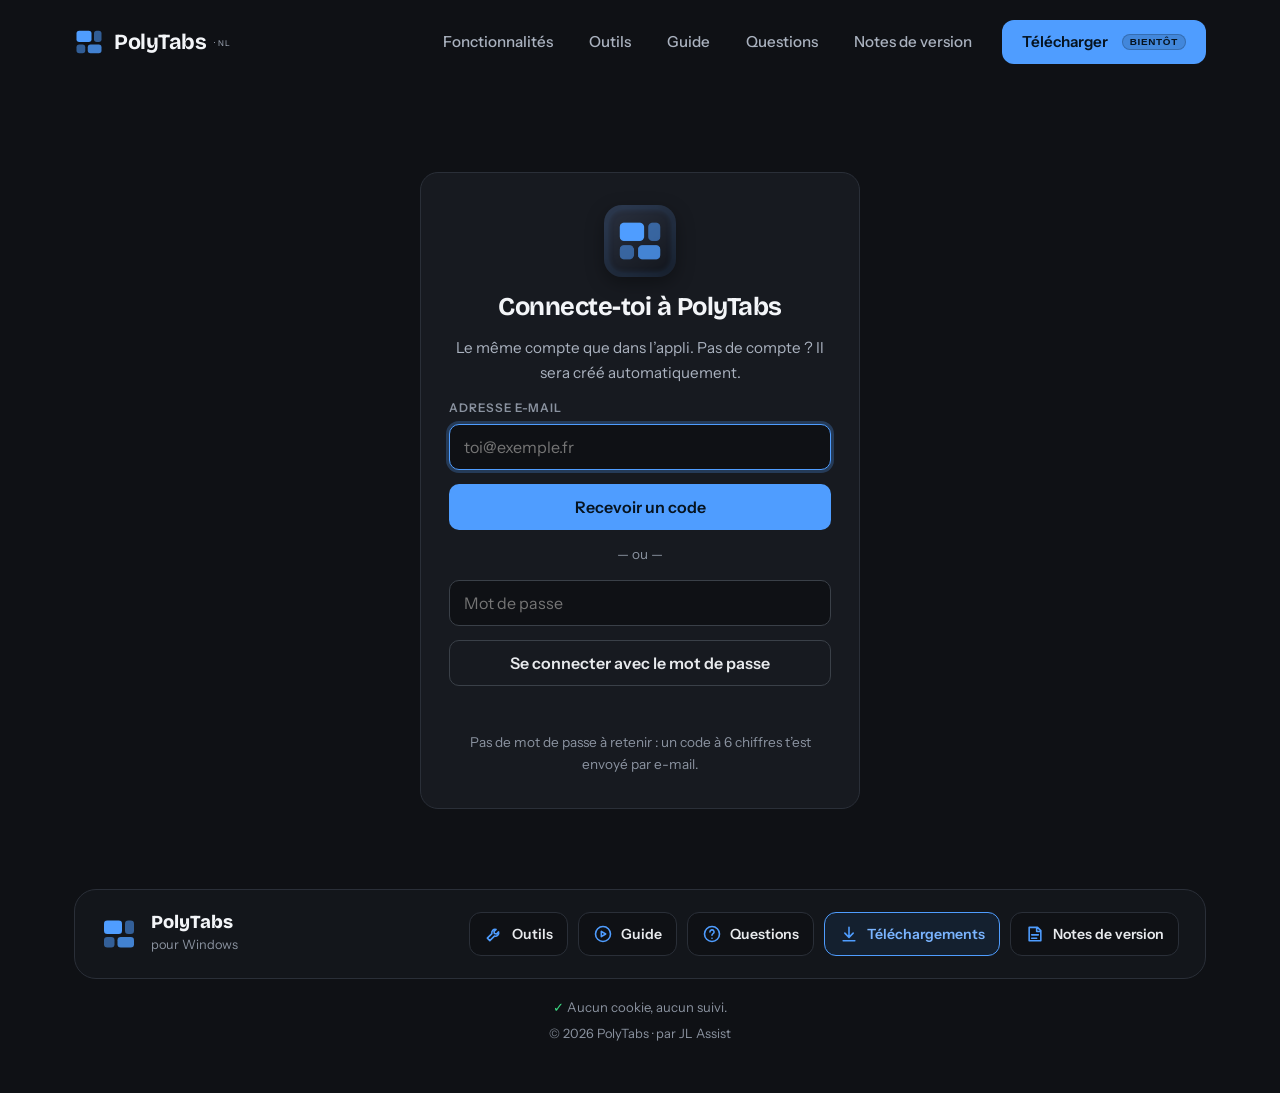
<file: connexion.html>
<!DOCTYPE html>
<html lang="fr">
<head>
<meta charset="utf-8">
<meta name="viewport" content="width=device-width, initial-scale=1">
<title>Connexion · PolyTabs</title>
<link rel="canonical" href="https://polytabs.fr/connexion.html">
<meta name="robots" content="noindex">
<meta name="description" content="Connecte-toi à ton compte PolyTabs : même compte que dans l’appli.">
<meta name="theme-color" content="#0f1115">
<meta name="color-scheme" content="dark">
<meta http-equiv="Content-Security-Policy" content="default-src 'none'; script-src 'self'; style-src 'self'; font-src 'self'; img-src 'self' data:; manifest-src 'self'; connect-src 'self' https://qcogqpwjhtutxpyhrcld.supabase.co; base-uri 'none'; form-action 'none'">
<meta property="og:type" content="website">
<meta property="og:locale" content="fr_FR">
<meta property="og:site_name" content="PolyTabs">
<meta property="og:title" content="Connexion · PolyTabs">
<meta property="og:description" content="Connecte-toi à ton compte PolyTabs : même compte que dans l’appli.">
<meta property="og:url" content="https://polytabs.fr/connexion.html">
<meta property="og:image" content="https://polytabs.fr/assets/og-image.png?v=9a7d91ef">
<meta property="og:image:width" content="1200">
<meta property="og:image:height" content="630">
<meta name="twitter:card" content="summary_large_image">
<link rel="icon" href="assets/favicon.svg?v=48beb7f9" type="image/svg+xml">
<link rel="icon" href="assets/favicon-32.png?v=5173868e" sizes="32x32" type="image/png">
<link rel="apple-touch-icon" sizes="180x180" href="assets/apple-touch-icon.png?v=8d6229af">
<meta name="apple-mobile-web-app-title" content="PolyTabs">
<link rel="manifest" href="manifest.webmanifest">
<link rel="preload" href="fonts/bricolage-grotesque-opsz.woff2" as="font" type="font/woff2" crossorigin>
<link rel="preload" href="fonts/instrument-sans-400.woff2" as="font" type="font/woff2" crossorigin>
<link rel="stylesheet" href="assets/site.css?v=918ecf33">
<link rel="stylesheet" href="assets/compte.css?v=2">
<script src="assets/compte.js?v=5" defer></script>
<script src="assets/menu.js?v=b81032c8" defer></script>
</head>
<body data-page="login">
<a class="skip" href="#contenu">Aller au contenu</a>

<header class="wrap site-header">
<a class="brand" href="index.html" aria-label="PolyTabs, accueil"><svg viewBox="0 0 24 24" width="30" height="30" fill="none" aria-hidden="true" focusable="false"><rect x="2" y="3" width="12" height="9" rx="2.2" fill="#4f9dff"/><rect x="16" y="3" width="6" height="9" rx="2.2" fill="#4f9dff" opacity=".55"/><rect x="2" y="14" width="7" height="7" rx="2.2" fill="#4f9dff" opacity=".55"/><rect x="11" y="14" width="11" height="7" rx="2.2" fill="#4f9dff" opacity=".8"/></svg><span class="brand-name">PolyTabs</span></a>
<nav class="nav" aria-label="Sections">
<a class="nav-link" href="index.html#fonctionnalites">Fonctionnalités</a>
<a class="nav-link" href="outils.html">Outils</a>
<a class="nav-link" href="guide.html">Guide</a>
<a class="nav-link" href="faq.html">Questions</a>
<a class="nav-link" href="versions.html">Notes de version</a>
<a class="btn btn--sm" data-download href="telecharger.html">Télécharger</a>
</nav>
</header>

<main id="contenu">
<section class="wrap section"><div id="ac-root"><noscript><p class="versions-status">La connexion a besoin de JavaScript. Active-le puis recharge cette page.</p></noscript></div></section>
</main>

<footer class="wrap site-footer">
<div class="foot-row">
<div class="brand-line"><svg viewBox="0 0 24 24" width="24" height="24" fill="none" aria-hidden="true" focusable="false"><rect x="2" y="3" width="12" height="9" rx="2.2" fill="#4f9dff"/><rect x="16" y="3" width="6" height="9" rx="2.2" fill="#4f9dff" opacity=".55"/><rect x="2" y="14" width="7" height="7" rx="2.2" fill="#4f9dff" opacity=".55"/><rect x="11" y="14" width="11" height="7" rx="2.2" fill="#4f9dff" opacity=".8"/></svg><span class="bl-copy">© 2026 PolyTabs · par JL Assist<span data-vwrap hidden> · v<span data-version></span></span> · Tous droits réservés</span><span class="bl-id"><b>PolyTabs</b><small><span data-vwrap hidden>Version <span data-version></span> · </span>pour Windows</small></span></div>
<nav aria-label="Liens du pied de page"><a href="outils.html"><svg class="fi" viewBox="0 0 24 24" width="20" height="20" fill="none" stroke="currentColor" stroke-width="1.9" stroke-linecap="round" stroke-linejoin="round" aria-hidden="true" focusable="false"><path d="M14.5 6.5a4 4 0 0 0-5 5L4 17l3 3 5.5-5.5a4 4 0 0 0 5-5l-2.5 2.5-2.5-.5-.5-2.5z"/></svg>Outils</a><a href="guide.html"><svg class="fi" viewBox="0 0 24 24" width="20" height="20" fill="none" stroke="currentColor" stroke-width="1.9" stroke-linecap="round" stroke-linejoin="round" aria-hidden="true" focusable="false"><circle cx="12" cy="12" r="9"/><path d="M10 8.8v6.4l5.2-3.2z"/></svg>Guide</a><a href="faq.html"><svg class="fi" viewBox="0 0 24 24" width="20" height="20" fill="none" stroke="currentColor" stroke-width="1.9" stroke-linecap="round" stroke-linejoin="round" aria-hidden="true" focusable="false"><circle cx="12" cy="12" r="9"/><path d="M9.5 9.5a2.5 2.5 0 1 1 3.5 2.3c-.7.4-1 1-1 1.7M12 17h.01"/></svg>Questions</a><a href="telecharger.html" aria-current="page"><svg class="fi" viewBox="0 0 24 24" width="20" height="20" fill="none" stroke="currentColor" stroke-width="1.9" stroke-linecap="round" stroke-linejoin="round" aria-hidden="true" focusable="false"><path d="M12 4v11M7 11l5 5 5-5M5 20h14"/></svg>Téléchargements</a><a href="versions.html"><svg class="fi" viewBox="0 0 24 24" width="20" height="20" fill="none" stroke="currentColor" stroke-width="1.9" stroke-linecap="round" stroke-linejoin="round" aria-hidden="true" focusable="false"><path d="M5 4h10l4 4v12H5zM14 4v5h5M8 13h8M8 17h6"/></svg>Notes de version</a></nav>
</div>
<p class="privacy">Aucun cookie, aucun suivi.</p>
<p class="fb-copy">© 2026 PolyTabs · par JL Assist</p>
</footer>
</body>
</html>
</file>
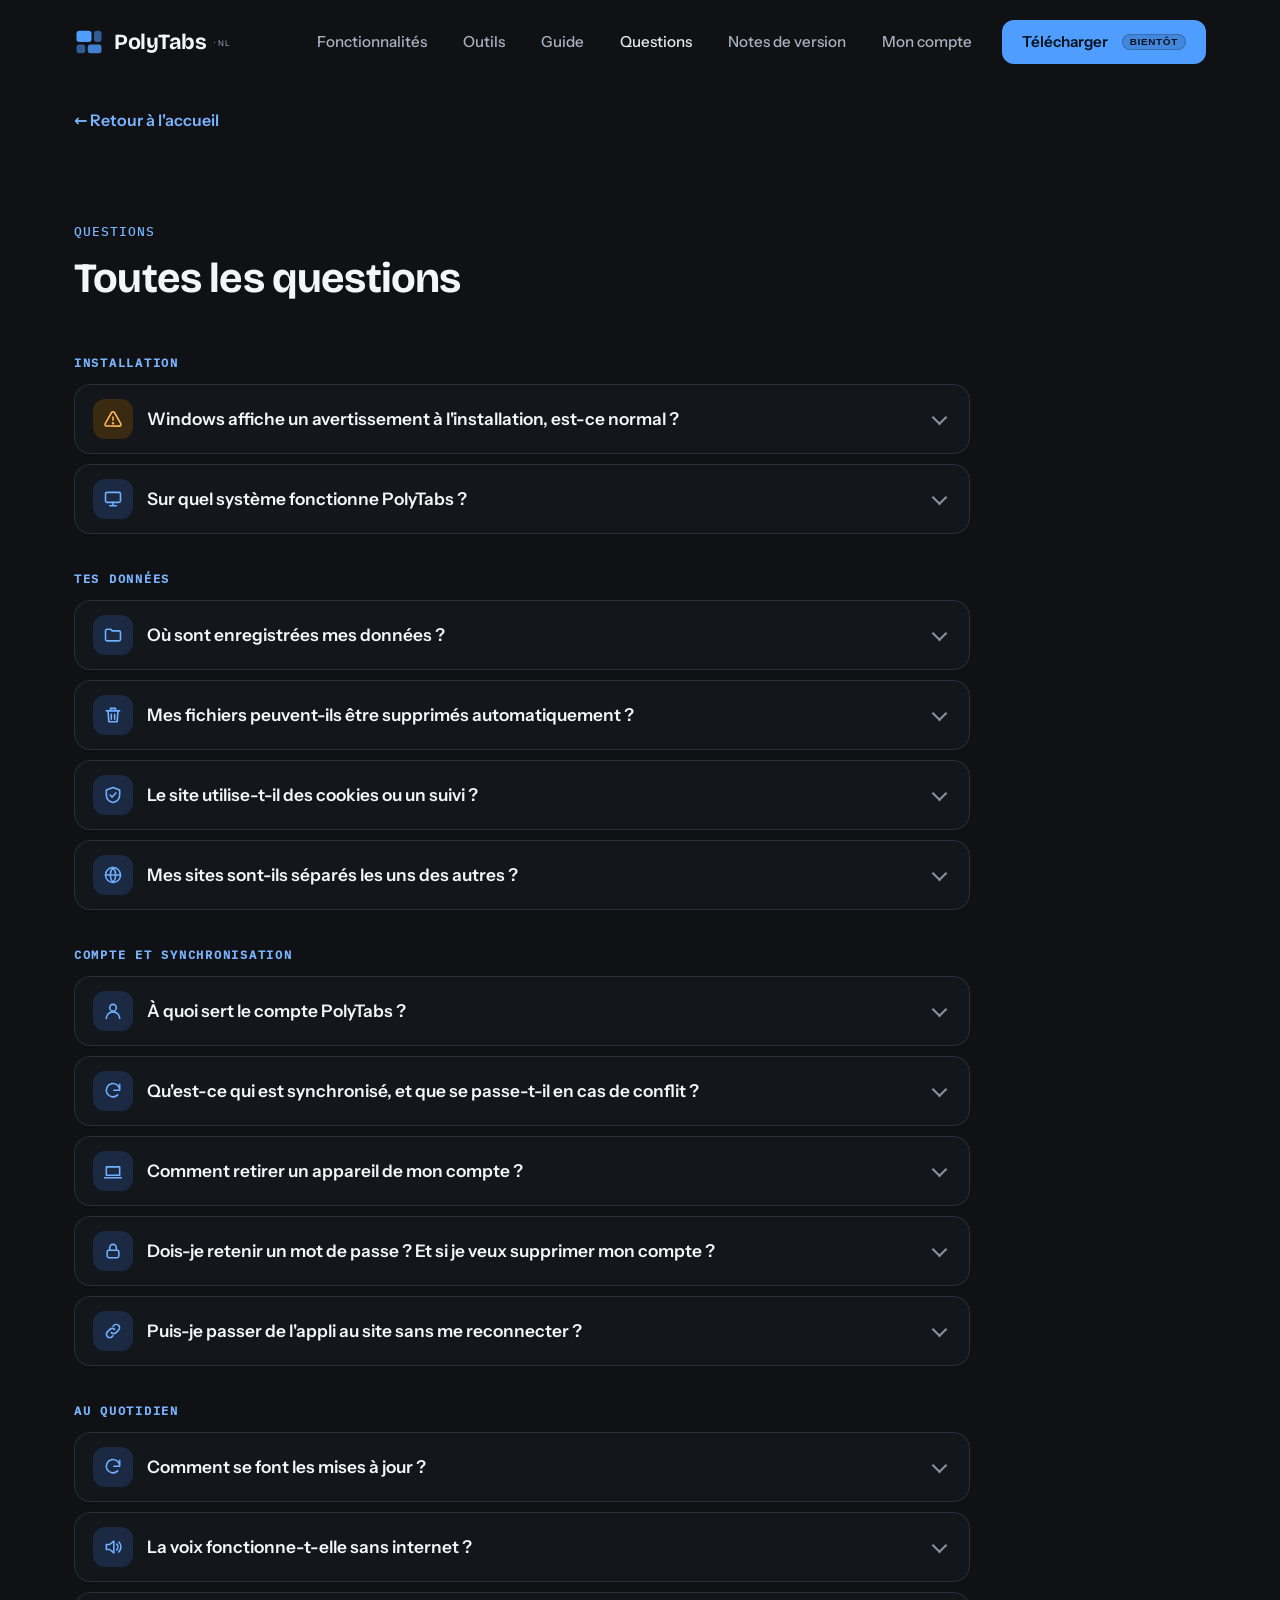
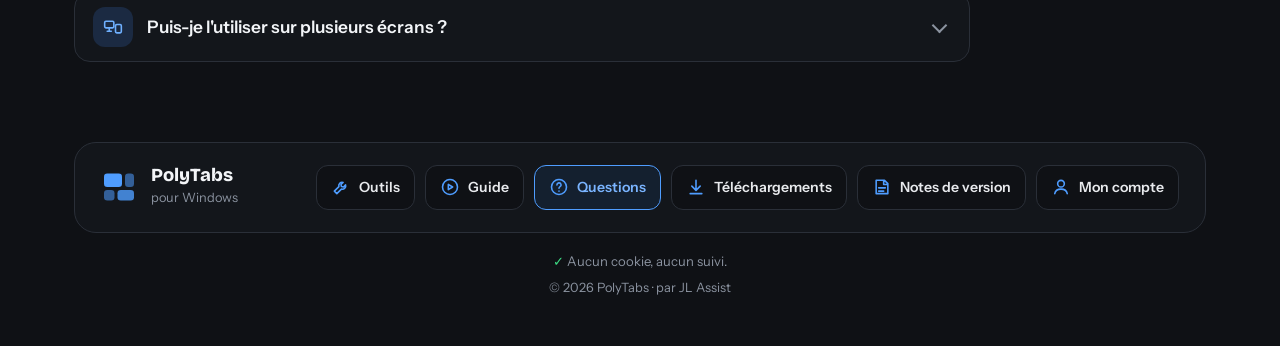
<file: faq.html>
<!DOCTYPE html>
<html lang="fr">
<head>
<meta charset="utf-8">
<meta name="viewport" content="width=device-width, initial-scale=1">
<title>Questions fréquentes — PolyTabs</title>
<meta name="description" content="Les réponses aux questions sur PolyTabs : avertissement Windows, système, données, mises à jour, voix, plusieurs écrans.">
<meta name="theme-color" content="#0f1115">
<meta name="color-scheme" content="dark">
<meta http-equiv="Content-Security-Policy" content="default-src 'none'; script-src 'self'; style-src 'self'; font-src 'self'; img-src 'self' data:; manifest-src 'self'; media-src 'self'; connect-src https://api.github.com; base-uri 'none'; form-action 'none'">
<!-- Aperçu de lien (réseaux sociaux, messageries). Si ton site n'est pas à l'adresse https://polytabs.fr/, remplace-la ci-dessous (voir LISEZMOI.md). -->
<meta property="og:type" content="website">
<meta property="og:locale" content="fr_FR">
<meta property="og:site_name" content="PolyTabs">
<meta property="og:title" content="Questions fréquentes — PolyTabs">
<meta property="og:description" content="Les réponses aux questions sur PolyTabs : avertissement Windows, système, données, mises à jour, voix, plusieurs écrans.">
<meta property="og:url" content="https://polytabs.fr/faq.html">
<link rel="canonical" href="https://polytabs.fr/faq.html">
<meta property="og:image" content="https://polytabs.fr/assets/og-image.png?v=9a7d91ef">
<meta property="og:image:width" content="1200">
<meta property="og:image:height" content="630">
<meta property="og:image:alt" content="La fenêtre PolyTabs : un site, une horloge et un journal dans des panneaux qui se chevauchent.">
<meta name="twitter:card" content="summary_large_image">
<link rel="icon" href="assets/favicon.svg?v=48beb7f9" type="image/svg+xml">
<link rel="icon" href="assets/favicon-32.png?v=5173868e" sizes="32x32" type="image/png">
<link rel="apple-touch-icon" sizes="180x180" href="assets/apple-touch-icon.png?v=8d6229af">
<meta name="apple-mobile-web-app-title" content="PolyTabs">
<link rel="manifest" href="manifest.webmanifest">
<link rel="preload" href="fonts/bricolage-grotesque-opsz.woff2" as="font" type="font/woff2" crossorigin>
<link rel="preload" href="fonts/instrument-sans-400.woff2" as="font" type="font/woff2" crossorigin>
<link rel="stylesheet" href="assets/site.css?v=918ecf33">
<script type="application/ld+json">{"@context":"https://schema.org","@type":"SoftwareApplication","name":"PolyTabs","operatingSystem":"Windows","applicationCategory":"ProductivityApplication","description":"Tableau de bord fait de panneaux libres : sites web, fichiers suivis en direct, horloge, tâches, notes, météo.","author":{"@type":"Organization","name":"JL Assist"},"inLanguage":"fr"}</script>
<script src="assets/site.js?v=7e28b09c" defer></script>
<script src="assets/menu.js?v=b81032c8" defer></script>
</head>
<body>
<a class="skip" href="#contenu">Aller au contenu</a>

<header class="wrap site-header">
<a class="brand" href="index.html" aria-label="PolyTabs, haut de la page"><svg viewBox="0 0 24 24" width="30" height="30" fill="none" aria-hidden="true" focusable="false"><rect x="2" y="3" width="12" height="9" rx="2.2" fill="#4f9dff"/><rect x="16" y="3" width="6" height="9" rx="2.2" fill="#4f9dff" opacity=".55"/><rect x="2" y="14" width="7" height="7" rx="2.2" fill="#4f9dff" opacity=".55"/><rect x="11" y="14" width="11" height="7" rx="2.2" fill="#4f9dff" opacity=".8"/></svg><span class="brand-name">PolyTabs</span></a>
<nav class="nav" aria-label="Sections">
<a class="nav-link" href="index.html#fonctionnalites">Fonctionnalités</a>
<a class="nav-link" href="outils.html">Outils</a>
<a class="nav-link" href="guide.html">Guide</a>
<a class="nav-link" href="faq.html" aria-current="page">Questions</a>
<a class="nav-link" href="versions.html">Notes de version</a>
<a class="nav-link" href="connexion.html">Mon compte</a>
<a class="btn btn--sm" data-download href="telecharger.html">Télécharger</a>
</nav>
</header>

<main id="contenu">
<p class="wrap back"><a class="more-link" href="index.html">← Retour à l'accueil</a></p>
<section id="questions" class="wrap section" aria-labelledby="t-faq">
<div class="section-head"><span class="eyebrow">Questions</span><h1 id="t-faq" class="h2like">Toutes les questions</h1></div>
<div class="faq faq--page">
<h2 class="faq-group">Installation</h2>
<details id="avertissement-windows"><summary><span class="qi qi--warn" aria-hidden="true"><svg viewBox="0 0 24 24" width="20" height="20" fill="none" stroke="currentColor" stroke-width="1.9" stroke-linecap="round" stroke-linejoin="round" focusable="false"><path d="M10.3 4.2L2.7 17.5A2 2 0 0 0 4.4 20.5h15.2a2 2 0 0 0 1.7-3L13.7 4.2a2 2 0 0 0-3.4 0z"/><path d="M12 9.5v4"/><circle cx="12" cy="17" r=".6" fill="currentColor"/></svg></span>Windows affiche un avertissement à l'installation, est-ce normal ?<svg viewBox="0 0 24 24" width="22" height="22" fill="none" stroke="#7ab4ff" stroke-width="2" stroke-linecap="round" stroke-linejoin="round" aria-hidden="true" focusable="false"><path d="M12 5v14M5 12h14"/></svg></summary><div class="answer"><p>Oui. L'installeur de PolyTabs n'est pas signé numériquement, et Windows (SmartScreen) peut afficher « Windows a protégé votre ordinateur » devant un programme qu'il ne connaît pas encore.</p><p>Clique sur « Informations complémentaires », puis sur « Exécuter quand même ». L'avertissement ne revient pas pour les mises à jour faites depuis PolyTabs.</p><p>Par précaution, télécharge PolyTabs uniquement depuis ce site (bouton « Télécharger »), et vérifie que le fichier s'appelle « PolyTabs-Setup » suivi du numéro de version.</p></div></details>
<details><summary><span class="qi" aria-hidden="true"><svg viewBox="0 0 24 24" width="20" height="20" fill="none" stroke="currentColor" stroke-width="1.9" stroke-linecap="round" stroke-linejoin="round" focusable="false"><rect x="3" y="4" width="18" height="12" rx="2"/><path d="M8 20h8M12 16v4"/></svg></span>Sur quel système fonctionne PolyTabs ?<svg viewBox="0 0 24 24" width="22" height="22" fill="none" stroke="#7ab4ff" stroke-width="2" stroke-linecap="round" stroke-linejoin="round" aria-hidden="true" focusable="false"><path d="M12 5v14M5 12h14"/></svg></summary><div class="answer"><p>Sur Windows, en 64 bits. L'installation est classique, et PolyTabs se désinstalle comme n'importe quelle application.</p></div></details>
<h2 class="faq-group">Tes données</h2>
<details><summary><span class="qi" aria-hidden="true"><svg viewBox="0 0 24 24" width="20" height="20" fill="none" stroke="currentColor" stroke-width="1.9" stroke-linecap="round" stroke-linejoin="round" focusable="false"><path d="M3 7a2 2 0 0 1 2-2h4l2 2h8a2 2 0 0 1 2 2v8a2 2 0 0 1-2 2H5a2 2 0 0 1-2-2z"/></svg></span>Où sont enregistrées mes données ?<svg viewBox="0 0 24 24" width="22" height="22" fill="none" stroke="#7ab4ff" stroke-width="2" stroke-linecap="round" stroke-linejoin="round" aria-hidden="true" focusable="false"><path d="M12 5v14M5 12h14"/></svg></summary><div class="answer"><p>Sur ton ordinateur : tes panneaux, tes notes, tes tâches et tes favoris restent dans l'application. Aucun compte n'est nécessaire pour t'en servir.</p><p>Si tu le souhaites, un compte PolyTabs gratuit synchronise ces données entre tes ordinateurs. Sans compte, rien ne quitte ton PC.</p></div></details>
<details><summary><span class="qi" aria-hidden="true"><svg viewBox="0 0 24 24" width="20" height="20" fill="none" stroke="currentColor" stroke-width="1.9" stroke-linecap="round" stroke-linejoin="round" focusable="false"><path d="M4 7h16M9 7V4h6v3M6 7l1 13h10l1-13M10 11v6M14 11v6"/></svg></span>Mes fichiers peuvent-ils être supprimés automatiquement ?<svg viewBox="0 0 24 24" width="22" height="22" fill="none" stroke="#7ab4ff" stroke-width="2" stroke-linecap="round" stroke-linejoin="round" aria-hidden="true" focusable="false"><path d="M12 5v14M5 12h14"/></svg></summary><div class="answer"><p>Seulement si tu l'actives, panneau « Dossier » par panneau : le nettoyage automatique est désactivé par défaut. Il met à la corbeille de Windows les fichiers les plus anciens et garde les plus récents (20 par défaut) ; les 3 derniers ne sont jamais touchés.</p><p>Une simulation montre ce qui serait supprimé avant que tu confirmes. Un fichier modifié depuis moins de 30 secondes est ignoré, et au-delà de 200 fichiers d'un coup, rien n'est supprimé sans ta confirmation.</p></div></details>
<details><summary><span class="qi" aria-hidden="true"><svg viewBox="0 0 24 24" width="20" height="20" fill="none" stroke="currentColor" stroke-width="1.9" stroke-linecap="round" stroke-linejoin="round" focusable="false"><path d="M12 3l8 3v6c0 4.5-3.3 8-8 9-4.7-1-8-4.5-8-9V6z"/><path d="M8.5 12l2.5 2.5L15.5 9.5"/></svg></span>Le site utilise-t-il des cookies ou un suivi ?<svg viewBox="0 0 24 24" width="22" height="22" fill="none" stroke="#7ab4ff" stroke-width="2" stroke-linecap="round" stroke-linejoin="round" aria-hidden="true" focusable="false"><path d="M12 5v14M5 12h14"/></svg></summary><div class="answer"><p>Non : ce site n'utilise ni cookie ni outil de suivi. Les polices et les images sont hébergées avec la page.</p><p>Si tu te connectes à ton compte sur le site, ta session est gardée dans le stockage local de ce navigateur (pas dans un cookie), et les pages Connexion et Mon compte contactent le service d'authentification de PolyTabs.</p><p>Pour afficher la dernière version, le bouton de téléchargement et les notes de version, ton navigateur interroge directement GitHub (api.github.com). Sur la page des versions, il garde la réponse une heure dans son stockage local.</p></div></details>
<details><summary><span class="qi" aria-hidden="true"><svg viewBox="0 0 24 24" width="20" height="20" fill="none" stroke="currentColor" stroke-width="1.9" stroke-linecap="round" stroke-linejoin="round" focusable="false"><circle cx="12" cy="12" r="9"/><path d="M3 12h18M12 3a14 14 0 0 1 0 18M12 3a14 14 0 0 0 0 18"/></svg></span>Mes sites sont-ils séparés les uns des autres ?<svg viewBox="0 0 24 24" width="22" height="22" fill="none" stroke="#7ab4ff" stroke-width="2" stroke-linecap="round" stroke-linejoin="round" aria-hidden="true" focusable="false"><path d="M12 5v14M5 12h14"/></svg></summary><div class="answer"><p>Oui : chaque panneau web a sa propre session, donc deux comptes d'un même service peuvent coexister. Supprimer un panneau efface ses connexions.</p></div></details>
<h2 class="faq-group">Compte et synchronisation</h2>
<details><summary><span class="qi" aria-hidden="true"><svg viewBox="0 0 24 24" width="20" height="20" fill="none" stroke="currentColor" stroke-width="1.9" stroke-linecap="round" stroke-linejoin="round" focusable="false"><circle cx="12" cy="8" r="4"/><path d="M4 21a8 8 0 0 1 16 0"/></svg></span>À quoi sert le compte PolyTabs ?<svg viewBox="0 0 24 24" width="22" height="22" fill="none" stroke="#7ab4ff" stroke-width="2" stroke-linecap="round" stroke-linejoin="round" aria-hidden="true" focusable="false"><path d="M12 5v14M5 12h14"/></svg></summary><div class="answer"><p>Il est facultatif et gratuit. Il sert à retrouver tes panneaux, tes favoris et tes réglages sur plusieurs ordinateurs, et à te connecter au site polytabs.fr.</p><p>Sans compte, PolyTabs fonctionne exactement comme avant, entièrement sur ton ordinateur.</p></div></details>
<details><summary><span class="qi" aria-hidden="true"><svg viewBox="0 0 24 24" width="20" height="20" fill="none" stroke="currentColor" stroke-width="1.9" stroke-linecap="round" stroke-linejoin="round" focusable="false"><path d="M20 11a8 8 0 1 0-2.3 5.7M20 4v7h-7"/></svg></span>Qu'est-ce qui est synchronisé, et que se passe-t-il en cas de conflit ?<svg viewBox="0 0 24 24" width="22" height="22" fill="none" stroke="#7ab4ff" stroke-width="2" stroke-linecap="round" stroke-linejoin="round" aria-hidden="true" focusable="false"><path d="M12 5v14M5 12h14"/></svg></summary><div class="answer"><p>Tes panneaux, tes favoris et tes réglages sont synchronisés entre les appareils connectés au même compte. Les fichiers eux-mêmes et les sessions de tes sites web restent sur chaque ordinateur.</p><p>La fusion se fait élément par élément : si tu modifies deux panneaux différents sur deux PC, les deux changements sont conservés. Si tu modifies le même élément des deux côtés, la modification la plus récente l'emporte.</p></div></details>
<details><summary><span class="qi" aria-hidden="true"><svg viewBox="0 0 24 24" width="20" height="20" fill="none" stroke="currentColor" stroke-width="1.9" stroke-linecap="round" stroke-linejoin="round" focusable="false"><path d="M4 7h16v10H4zM2 20h20"/></svg></span>Comment retirer un appareil de mon compte ?<svg viewBox="0 0 24 24" width="22" height="22" fill="none" stroke="#7ab4ff" stroke-width="2" stroke-linecap="round" stroke-linejoin="round" aria-hidden="true" focusable="false"><path d="M12 5v14M5 12h14"/></svg></summary><div class="answer"><p>Dans les Réglages de l'appli, page Compte, la liste « Mes appareils » montre les ordinateurs connectés. Retire celui que tu n'utilises plus ; il cesse alors de se synchroniser.</p></div></details>
<details><summary><span class="qi" aria-hidden="true"><svg viewBox="0 0 24 24" width="20" height="20" fill="none" stroke="currentColor" stroke-width="1.9" stroke-linecap="round" stroke-linejoin="round" focusable="false"><rect x="5" y="11" width="14" height="9" rx="2"/><path d="M8 11V8a4 4 0 0 1 8 0v3"/></svg></span>Dois-je retenir un mot de passe ? Et si je veux supprimer mon compte ?<svg viewBox="0 0 24 24" width="22" height="22" fill="none" stroke="#7ab4ff" stroke-width="2" stroke-linecap="round" stroke-linejoin="round" aria-hidden="true" focusable="false"><path d="M12 5v14M5 12h14"/></svg></summary><div class="answer"><p>Non : tu te connectes avec un code à 6 chiffres reçu par e-mail. Tu peux ajouter un mot de passe si tu préfères, mais ce n'est pas obligatoire.</p><p>La suppression du compte se fait dans l'appli (Réglages, Compte). Elle efface ton compte et les données synchronisées sur le serveur ; les données restent sur ton ordinateur.</p></div></details>
<details><summary><span class="qi" aria-hidden="true"><svg viewBox="0 0 24 24" width="20" height="20" fill="none" stroke="currentColor" stroke-width="1.9" stroke-linecap="round" stroke-linejoin="round" focusable="false"><path d="M10 14a4 4 0 0 0 5.7 0l3-3a4 4 0 0 0-5.7-5.7l-1 1M14 10a4 4 0 0 0-5.7 0l-3 3a4 4 0 0 0 5.7 5.7l1-1"/></svg></span>Puis-je passer de l'appli au site sans me reconnecter ?<svg viewBox="0 0 24 24" width="22" height="22" fill="none" stroke="#7ab4ff" stroke-width="2" stroke-linecap="round" stroke-linejoin="round" aria-hidden="true" focusable="false"><path d="M12 5v14M5 12h14"/></svg></summary><div class="answer"><p>Oui. Depuis l'appli, le bouton d'ouverture du site te connecte automatiquement. Depuis la page Mon compte du site, un bouton ouvre l'appli sur le même compte, après une confirmation.</p></div></details>
<h2 class="faq-group">Au quotidien</h2>
<details><summary><span class="qi" aria-hidden="true"><svg viewBox="0 0 24 24" width="20" height="20" fill="none" stroke="currentColor" stroke-width="1.9" stroke-linecap="round" stroke-linejoin="round" focusable="false"><path d="M20 11a8 8 0 1 0-2.3 5.7M20 4v7h-7"/></svg></span>Comment se font les mises à jour ?<svg viewBox="0 0 24 24" width="22" height="22" fill="none" stroke="#7ab4ff" stroke-width="2" stroke-linecap="round" stroke-linejoin="round" aria-hidden="true" focusable="false"><path d="M12 5v14M5 12h14"/></svg></summary><div class="answer"><p>PolyTabs consulte GitHub et installe les nouvelles versions. Tu choisis dans les Réglages comment cela se passe, et une sauvegarde est faite avant l'installation.</p><p>Quand l'appli reste ouverte, elle vérifie aussi discrètement toutes les 10 minutes, au réveil de l'ordinateur et quand tu reviens sur une fenêtre (sauf si tu as choisi « Jamais automatiquement »). Dès qu'une version est publiée, elle est signalée dans l'appli et annoncée à la voix. Rien n'est jamais installé en plein travail.</p></div></details>
<details><summary><span class="qi" aria-hidden="true"><svg viewBox="0 0 24 24" width="20" height="20" fill="none" stroke="currentColor" stroke-width="1.9" stroke-linecap="round" stroke-linejoin="round" focusable="false"><path d="M4 9v6h4l5 4V5L8 9zM16.5 8.5a5 5 0 0 1 0 7M19 6a8.5 8.5 0 0 1 0 12"/></svg></span>La voix fonctionne-t-elle sans internet ?<svg viewBox="0 0 24 24" width="22" height="22" fill="none" stroke="#7ab4ff" stroke-width="2" stroke-linecap="round" stroke-linejoin="round" aria-hidden="true" focusable="false"><path d="M12 5v14M5 12h14"/></svg></summary><div class="answer"><p>Oui, une fois la voix téléchargée. Sans elle, PolyTabs utilise la voix de Windows.</p></div></details>
<details><summary><span class="qi" aria-hidden="true"><svg viewBox="0 0 24 24" width="20" height="20" fill="none" stroke="currentColor" stroke-width="1.9" stroke-linecap="round" stroke-linejoin="round" focusable="false"><rect x="2" y="5" width="11" height="8" rx="1.5"/><rect x="15" y="9" width="7" height="10" rx="1.5"/><path d="M5 17h5M7.5 13v4"/></svg></span>Puis-je l'utiliser sur plusieurs écrans ?<svg viewBox="0 0 24 24" width="22" height="22" fill="none" stroke="#7ab4ff" stroke-width="2" stroke-linecap="round" stroke-linejoin="round" aria-hidden="true" focusable="false"><path d="M12 5v14M5 12h14"/></svg></summary><div class="answer"><p>Oui. PolyTabs reconnaît chaque écran et lui garde son propre jeu de panneaux. Tu peux ouvrir une nouvelle fenêtre et y déplacer un panneau.</p></div></details>
</div>
</section>
</main>

<footer class="wrap site-footer">
<div class="foot-row">
<div class="brand-line"><svg viewBox="0 0 24 24" width="24" height="24" fill="none" aria-hidden="true" focusable="false"><rect x="2" y="3" width="12" height="9" rx="2.2" fill="#4f9dff"/><rect x="16" y="3" width="6" height="9" rx="2.2" fill="#4f9dff" opacity=".55"/><rect x="2" y="14" width="7" height="7" rx="2.2" fill="#4f9dff" opacity=".55"/><rect x="11" y="14" width="11" height="7" rx="2.2" fill="#4f9dff" opacity=".8"/></svg><span class="bl-copy">© 2026 PolyTabs · par JL Assist<span data-vwrap hidden> · v<span data-version></span></span> · Tous droits réservés</span><span class="bl-id"><b>PolyTabs</b><small><span data-vwrap hidden>Version <span data-version></span> · </span>pour Windows</small></span></div>
<nav aria-label="Liens du pied de page"><a href="outils.html"><svg class="fi" viewBox="0 0 24 24" width="20" height="20" fill="none" stroke="currentColor" stroke-width="1.9" stroke-linecap="round" stroke-linejoin="round" aria-hidden="true" focusable="false"><path d="M14.5 6.5a4 4 0 0 0-5 5L4 17l3 3 5.5-5.5a4 4 0 0 0 5-5l-2.5 2.5-2.5-.5-.5-2.5z"/></svg>Outils</a><a href="guide.html"><svg class="fi" viewBox="0 0 24 24" width="20" height="20" fill="none" stroke="currentColor" stroke-width="1.9" stroke-linecap="round" stroke-linejoin="round" aria-hidden="true" focusable="false"><circle cx="12" cy="12" r="9"/><path d="M10 8.8v6.4l5.2-3.2z"/></svg>Guide</a><a href="faq.html" aria-current="page"><svg class="fi" viewBox="0 0 24 24" width="20" height="20" fill="none" stroke="currentColor" stroke-width="1.9" stroke-linecap="round" stroke-linejoin="round" aria-hidden="true" focusable="false"><circle cx="12" cy="12" r="9"/><path d="M9.5 9.5a2.5 2.5 0 1 1 3.5 2.3c-.7.4-1 1-1 1.7M12 17h.01"/></svg>Questions</a><a href="telecharger.html"><svg class="fi" viewBox="0 0 24 24" width="20" height="20" fill="none" stroke="currentColor" stroke-width="1.9" stroke-linecap="round" stroke-linejoin="round" aria-hidden="true" focusable="false"><path d="M12 4v11M7 11l5 5 5-5M5 20h14"/></svg>Téléchargements</a><a href="versions.html"><svg class="fi" viewBox="0 0 24 24" width="20" height="20" fill="none" stroke="currentColor" stroke-width="1.9" stroke-linecap="round" stroke-linejoin="round" aria-hidden="true" focusable="false"><path d="M5 4h10l4 4v12H5zM14 4v5h5M8 13h8M8 17h6"/></svg>Notes de version</a><a href="connexion.html"><svg class="fi" viewBox="0 0 24 24" width="20" height="20" fill="none" stroke="currentColor" stroke-width="1.9" stroke-linecap="round" stroke-linejoin="round" aria-hidden="true" focusable="false"><circle cx="12" cy="8" r="4"/><path d="M4.5 20c.6-3.6 3.8-5.5 7.5-5.5s6.9 1.9 7.5 5.5"/></svg>Mon compte</a></nav>
</div>
<p class="privacy">Aucun cookie, aucun suivi.</p>
<p class="fb-copy">© 2026 PolyTabs · par JL Assist</p>
</footer>
</body>
</html>
</file>
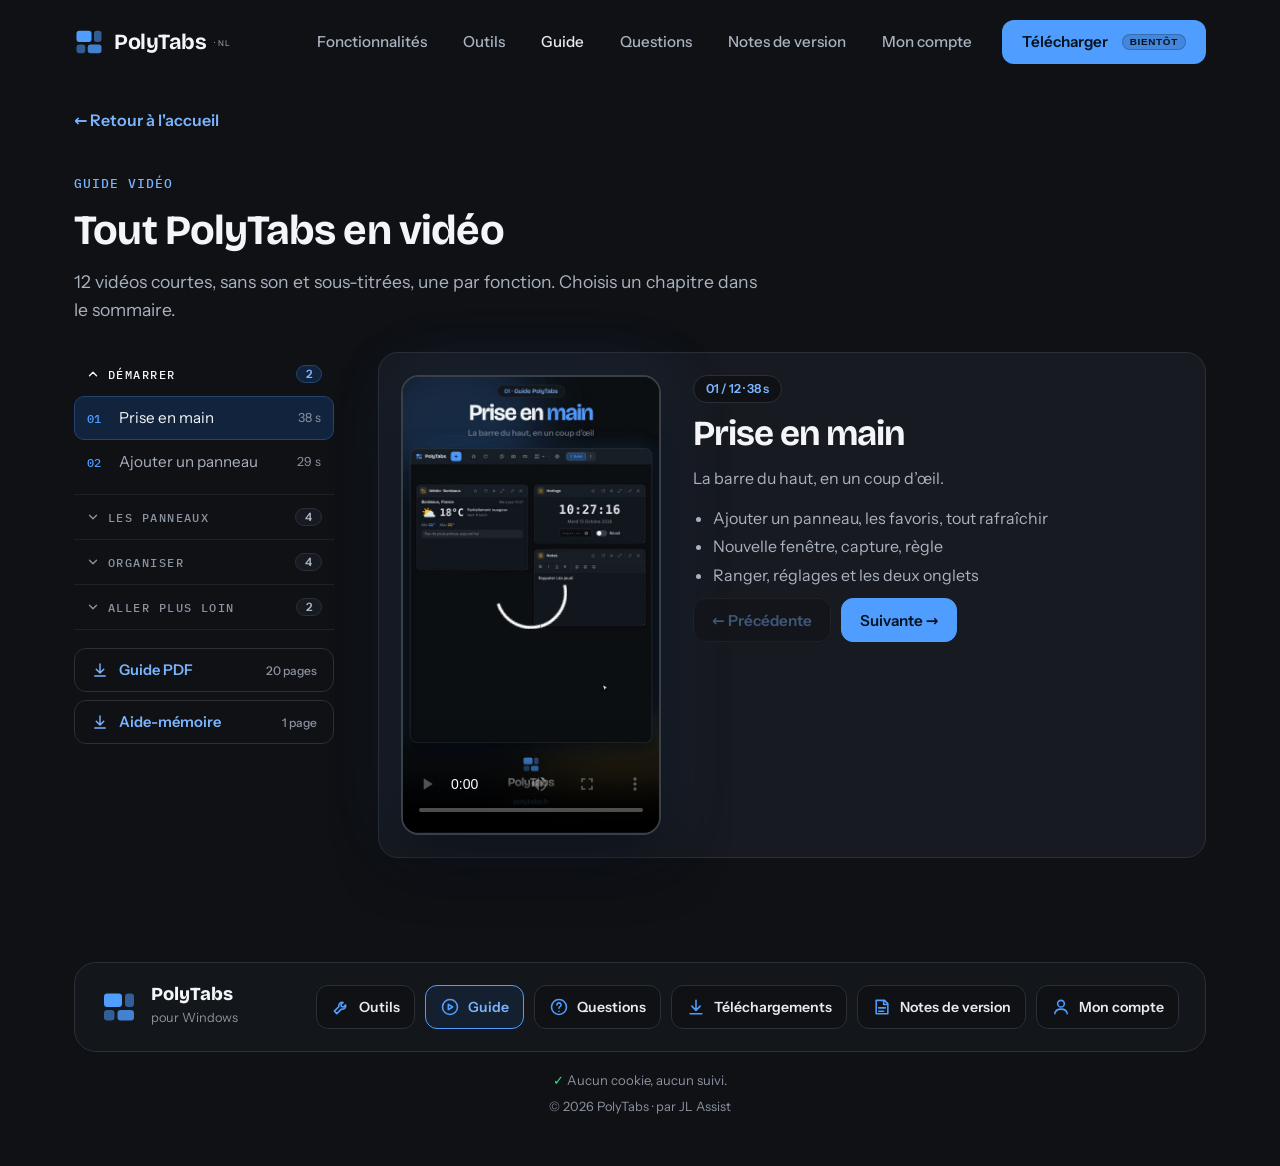
<file: guide.html>
<!DOCTYPE html>
<html lang="fr">
<head>
<meta charset="utf-8">
<meta name="viewport" content="width=device-width, initial-scale=1">
<title>Guide vidéo — PolyTabs</title>
<meta name="description" content="Le guide de PolyTabs en 12 vidéos courtes, sans son et sous-titrées, avec le guide PDF et l&#x27;aide-mémoire à télécharger.">
<meta name="theme-color" content="#0f1115">
<meta name="color-scheme" content="dark">
<meta http-equiv="Content-Security-Policy" content="default-src 'none'; script-src 'self'; style-src 'self'; font-src 'self'; img-src 'self' data:; manifest-src 'self'; media-src 'self'; connect-src https://api.github.com; base-uri 'none'; form-action 'none'">
<!-- Aperçu de lien (réseaux sociaux, messageries). Si ton site n'est pas à l'adresse https://polytabs.fr/, remplace-la ci-dessous (voir LISEZMOI.md). -->
<meta property="og:type" content="website">
<meta property="og:locale" content="fr_FR">
<meta property="og:site_name" content="PolyTabs">
<meta property="og:title" content="Guide vidéo — PolyTabs">
<meta property="og:description" content="Le guide de PolyTabs en 12 vidéos courtes, sans son et sous-titrées, avec le guide PDF et l&#x27;aide-mémoire à télécharger.">
<meta property="og:url" content="https://polytabs.fr/guide.html">
<link rel="canonical" href="https://polytabs.fr/guide.html">
<meta property="og:image" content="https://polytabs.fr/assets/og-image.png?v=9a7d91ef">
<meta property="og:image:width" content="1200">
<meta property="og:image:height" content="630">
<meta property="og:image:alt" content="La fenêtre PolyTabs : un site, une horloge et un journal dans des panneaux qui se chevauchent.">
<meta name="twitter:card" content="summary_large_image">
<link rel="icon" href="assets/favicon.svg?v=48beb7f9" type="image/svg+xml">
<link rel="icon" href="assets/favicon-32.png?v=5173868e" sizes="32x32" type="image/png">
<link rel="apple-touch-icon" sizes="180x180" href="assets/apple-touch-icon.png?v=8d6229af">
<meta name="apple-mobile-web-app-title" content="PolyTabs">
<link rel="manifest" href="manifest.webmanifest">
<link rel="preload" href="fonts/bricolage-grotesque-opsz.woff2" as="font" type="font/woff2" crossorigin>
<link rel="preload" href="fonts/instrument-sans-400.woff2" as="font" type="font/woff2" crossorigin>
<link rel="stylesheet" href="assets/site.css?v=918ecf33">
<script type="application/ld+json">{"@context":"https://schema.org","@type":"SoftwareApplication","name":"PolyTabs","operatingSystem":"Windows","applicationCategory":"ProductivityApplication","description":"Tableau de bord fait de panneaux libres : sites web, fichiers suivis en direct, horloge, tâches, notes, météo.","author":{"@type":"Organization","name":"JL Assist"},"inLanguage":"fr"}</script>
<script src="assets/site.js?v=7e28b09c" defer></script>
<script src="assets/menu.js?v=b81032c8" defer></script>
<script src="assets/guide.js?v=a3f2c895" defer></script>
</head>
<body>
<a class="skip" href="#contenu">Aller au contenu</a>

<header class="wrap site-header">
<a class="brand" href="index.html" aria-label="PolyTabs, haut de la page"><svg viewBox="0 0 24 24" width="30" height="30" fill="none" aria-hidden="true" focusable="false"><rect x="2" y="3" width="12" height="9" rx="2.2" fill="#4f9dff"/><rect x="16" y="3" width="6" height="9" rx="2.2" fill="#4f9dff" opacity=".55"/><rect x="2" y="14" width="7" height="7" rx="2.2" fill="#4f9dff" opacity=".55"/><rect x="11" y="14" width="11" height="7" rx="2.2" fill="#4f9dff" opacity=".8"/></svg><span class="brand-name">PolyTabs</span></a>
<nav class="nav" aria-label="Sections">
<a class="nav-link" href="index.html#fonctionnalites">Fonctionnalités</a>
<a class="nav-link" href="outils.html">Outils</a>
<a class="nav-link" href="guide.html" aria-current="page">Guide</a>
<a class="nav-link" href="faq.html">Questions</a>
<a class="nav-link" href="versions.html">Notes de version</a>
<a class="nav-link" href="connexion.html">Mon compte</a>
<a class="btn btn--sm" data-download href="telecharger.html">Télécharger</a>
</nav>
</header>

<main id="contenu">
<p class="wrap back"><a class="more-link" href="index.html">← Retour à l'accueil</a></p>
<section id="guide" class="wrap gd" aria-labelledby="t-guide">
<div class="section-head"><span class="eyebrow">Guide vidéo</span><h1 id="t-guide" class="h2like">Tout PolyTabs en vidéo</h1><p class="sub">12 vidéos courtes, sans son et sous-titrées, une par fonction. Choisis un chapitre dans le sommaire.</p></div>
<div class="gd-bar"><button type="button" class="gd-bar-btn" aria-expanded="false" aria-controls="gd-toc"><span class="gd-bar-n">01/12</span><span class="gd-bar-t">Prise en main</span><span class="gd-bar-c">Chapitres ▾</span></button></div>
<div class="gd-lay">
<nav class="gd-toc" id="gd-toc" aria-label="Chapitres du guide vidéo"><div class="gd-sheet-title">Chapitres</div>
<div class="gd-cat is-open"><button type="button" class="gd-h" aria-expanded="true"><svg class="gd-chev" viewBox="0 0 24 24" fill="none" stroke="currentColor" stroke-width="2.4" stroke-linecap="round" stroke-linejoin="round" aria-hidden="true" focusable="false"><path d="M6 9l6 6 6-6"/></svg>Démarrer<b>2</b></button><ul class="gd-list">
<li><a class="gd-it" href="media/guide/01-prise-en-main.mp4?v=cef38116" data-slug="prise-en-main" data-title="Prise en main" data-src="media/guide/01-prise-en-main.mp4?v=cef38116" data-poster="media/guide/01-prise-en-main.jpg?v=d88aa209"><em>01</em>Prise en main<span>38 s</span></a></li>
<li><a class="gd-it" href="media/guide/02-ajouter-un-panneau.mp4?v=76f802f7" data-slug="ajouter-un-panneau" data-title="Ajouter un panneau" data-src="media/guide/02-ajouter-un-panneau.mp4?v=76f802f7" data-poster="media/guide/02-ajouter-un-panneau.jpg?v=e7f8f60a"><em>02</em>Ajouter un panneau<span>29 s</span></a></li>
</ul></div>
<div class="gd-cat is-open"><button type="button" class="gd-h" aria-expanded="true"><svg class="gd-chev" viewBox="0 0 24 24" fill="none" stroke="currentColor" stroke-width="2.4" stroke-linecap="round" stroke-linejoin="round" aria-hidden="true" focusable="false"><path d="M6 9l6 6 6-6"/></svg>Les panneaux<b>4</b></button><ul class="gd-list">
<li><a class="gd-it" href="media/guide/03-site-web.mp4?v=8751d28b" data-slug="site-web" data-title="Site web" data-src="media/guide/03-site-web.mp4?v=8751d28b" data-poster="media/guide/03-site-web.jpg?v=a97c3d36"><em>03</em>Site web<span>26 s</span></a></li>
<li><a class="gd-it" href="media/guide/04-fichier-local.mp4?v=be239c2d" data-slug="fichier-local" data-title="Fichier local" data-src="media/guide/04-fichier-local.mp4?v=be239c2d" data-poster="media/guide/04-fichier-local.jpg?v=08aa5ba8"><em>04</em>Fichier local<span>40 s</span></a></li>
<li><a class="gd-it" href="media/guide/05-widgets.mp4?v=fec9d871" data-slug="widgets" data-title="Les widgets" data-src="media/guide/05-widgets.mp4?v=fec9d871" data-poster="media/guide/05-widgets.jpg?v=e2afb154"><em>05</em>Les widgets<span>48 s</span></a></li>
<li><a class="gd-it" href="media/guide/06-gerer-un-panneau.mp4?v=9a87655c" data-slug="gerer-un-panneau" data-title="Gérer un panneau" data-src="media/guide/06-gerer-un-panneau.mp4?v=9a87655c" data-poster="media/guide/06-gerer-un-panneau.jpg?v=f6c31a3c"><em>06</em>Gérer un panneau<span>38 s</span></a></li>
</ul></div>
<div class="gd-cat is-open"><button type="button" class="gd-h" aria-expanded="true"><svg class="gd-chev" viewBox="0 0 24 24" fill="none" stroke="currentColor" stroke-width="2.4" stroke-linecap="round" stroke-linejoin="round" aria-hidden="true" focusable="false"><path d="M6 9l6 6 6-6"/></svg>Organiser<b>4</b></button><ul class="gd-list">
<li><a class="gd-it" href="media/guide/07-ranger.mp4?v=70c5074a" data-slug="ranger" data-title="Ranger" data-src="media/guide/07-ranger.mp4?v=70c5074a" data-poster="media/guide/07-ranger.jpg?v=10173b95"><em>07</em>Ranger<span>26 s</span></a></li>
<li><a class="gd-it" href="media/guide/08-regle-et-capture.mp4?v=376e2fe2" data-slug="regle-et-capture" data-title="Règle et capture" data-src="media/guide/08-regle-et-capture.mp4?v=376e2fe2" data-poster="media/guide/08-regle-et-capture.jpg?v=ed91cb6f"><em>08</em>Règle et capture<span>32 s</span></a></li>
<li><a class="gd-it" href="media/guide/09-favoris-et-onglets.mp4?v=95695b3a" data-slug="favoris-et-onglets" data-title="Favoris et onglets" data-src="media/guide/09-favoris-et-onglets.mp4?v=95695b3a" data-poster="media/guide/09-favoris-et-onglets.jpg?v=49f23a3e"><em>09</em>Favoris et onglets<span>29 s</span></a></li>
<li><a class="gd-it" href="media/guide/10-plusieurs-ecrans.mp4?v=a199a49e" data-slug="plusieurs-ecrans" data-title="Plusieurs écrans" data-src="media/guide/10-plusieurs-ecrans.mp4?v=a199a49e" data-poster="media/guide/10-plusieurs-ecrans.jpg?v=85930d83"><em>10</em>Plusieurs écrans<span>22 s</span></a></li>
</ul></div>
<div class="gd-cat is-open"><button type="button" class="gd-h" aria-expanded="true"><svg class="gd-chev" viewBox="0 0 24 24" fill="none" stroke="currentColor" stroke-width="2.4" stroke-linecap="round" stroke-linejoin="round" aria-hidden="true" focusable="false"><path d="M6 9l6 6 6-6"/></svg>Aller plus loin<b>2</b></button><ul class="gd-list">
<li><a class="gd-it" href="media/guide/11-reglages.mp4?v=eeb8e492" data-slug="reglages" data-title="Les réglages" data-src="media/guide/11-reglages.mp4?v=eeb8e492" data-poster="media/guide/11-reglages.jpg?v=32be4ccd"><em>11</em>Les réglages<span>24 s</span></a></li>
<li><a class="gd-it" href="media/guide/12-raccourcis.mp4?v=f3353fce" data-slug="raccourcis" data-title="Raccourcis et fermeture" data-src="media/guide/12-raccourcis.mp4?v=f3353fce" data-poster="media/guide/12-raccourcis.jpg?v=fa0397bf"><em>12</em>Raccourcis et fermeture<span>21 s</span></a></li>
</ul></div>
<div class="gd-dl"><a href="media/PolyTabs-guide-complet.pdf?v=395dfc48" download><svg viewBox="0 0 24 24" width="18" height="18" fill="none" stroke="currentColor" stroke-width="1.9" stroke-linecap="round" stroke-linejoin="round" aria-hidden="true" focusable="false"><path d="M12 4v11M7 11l5 5 5-5M5 20h14"/></svg>Guide PDF<small>20 pages</small></a><a href="media/PolyTabs-aide-memoire.pdf?v=a92ab535" download><svg viewBox="0 0 24 24" width="18" height="18" fill="none" stroke="currentColor" stroke-width="1.9" stroke-linecap="round" stroke-linejoin="round" aria-hidden="true" focusable="false"><path d="M12 4v11M7 11l5 5 5-5M5 20h14"/></svg>Aide-mémoire<small>1 page</small></a></div></nav>
<div class="gd-main"><div class="gd-player"><div class="gd-vwrap"><video id="gd-video" controls playsinline preload="none" poster="media/guide/01-prise-en-main.jpg?v=d88aa209" src="media/guide/01-prise-en-main.mp4?v=cef38116" aria-label="Vidéo : Prise en main"><p>Ta navigation ne lit pas les vidéos : <a href="media/guide/01-prise-en-main.mp4?v=cef38116">télécharge celle-ci</a>.</p></video></div>
<div class="gd-infos"><article class="gd-info"><span class="gd-tag">01 / 12 · 38 s</span><h2>Prise en main</h2><p>La barre du haut, en un coup d’œil.</p><ul><li>Ajouter un panneau, les favoris, tout rafraîchir</li><li>Nouvelle fenêtre, capture, règle</li><li>Ranger, réglages et les deux onglets</li></ul></article>
<article class="gd-info" hidden><span class="gd-tag">02 / 12 · 29 s</span><h2>Ajouter un panneau</h2><p>Web, fichier ou widget, en quelques clics.</p><ul><li>Ctrl + N ouvre la fenêtre</li><li>Trois types au choix : site, fichier, widget</li><li>Ajoute-le dans l’onglet 1 ou 2</li></ul></article>
<article class="gd-info" hidden><span class="gd-tag">03 / 12 · 26 s</span><h2>Site web</h2><p>Un panneau, une session : deux comptes du même site côte à côte, sans qu’ils se mélangent.</p><ul><li>Chaque panneau web a sa propre session</li><li>Autorisations et notifications par site</li><li>Se présenter comme Chrome</li></ul></article>
<article class="gd-info" hidden><span class="gd-tag">04 / 12 · 40 s</span><h2>Fichier local</h2><p>Un fichier suivi en direct : le panneau se met à jour à chaque modification.</p><ul><li>Un fichier précis, ou le dernier fichier d’un dossier</li><li>Un filtre par nom si tu veux</li><li>Mise à jour dès que le fichier change</li></ul></article>
<article class="gd-info" hidden><span class="gd-tag">05 / 12 · 48 s</span><h2>Les widgets</h2><p>Des outils prêts à l’emploi, toujours sous la main.</p><ul><li>Horloge, minuteur, chronomètre</li><li>Calendrier, météo, liste de tâches</li><li>Note, dossier, lecteur audio et vidéo</li></ul></article>
<article class="gd-info" hidden><span class="gd-tag">06 / 12 · 38 s</span><h2>Gérer un panneau</h2><p>Tout se fait depuis l’en-tête du panneau.</p><ul><li>Favori (Ctrl + D), rafraîchir, déplacer vers un autre écran</li><li>Taille par défaut, modifier le nom et les options</li><li>Supprimer (Ctrl + W), ou attraper l’en-tête pour déplacer</li></ul></article>
<article class="gd-info" hidden><span class="gd-tag">07 / 12 · 26 s</span><h2>Ranger</h2><p>Un clic suffit pour remettre de l’ordre.</p><ul><li>Ctrl + Maj + G range tous les panneaux</li><li>Six façons de ranger</li><li>Pas bon ? Ctrl + Z annule</li></ul></article>
<article class="gd-info" hidden><span class="gd-tag">08 / 12 · 32 s</span><h2>Règle et capture</h2><p>Pour les perfectionnistes : mesurer et capturer au pixel près.</p><ul><li>Capture d’une zone (Ctrl + Maj + S)</li><li>Règle : mesures et alignement (Ctrl + Maj + L)</li><li>Alignement des images dans la liseuse</li><li>Le rapport se copie en un clic</li></ul></article>
<article class="gd-info" hidden><span class="gd-tag">09 / 12 · 29 s</span><h2>Favoris et onglets</h2><p>Tes préférés à portée de main, sur trois onglets et plusieurs fenêtres.</p><ul><li>Ajoute aux favoris (Ctrl + D) et ouvre le menu Favoris</li><li>Deux onglets (Ctrl + 1 / 2)</li><li>Une nouvelle fenêtre (Ctrl + Maj + N)</li></ul></article>
<article class="gd-info" hidden><span class="gd-tag">10 / 12 · 22 s</span><h2>Plusieurs écrans</h2><p>Un espace par écran, retrouvé tel que tu l’as laissé.</p><ul><li>Chaque écran a son jeu de panneaux</li><li>Échange les jeux entre tes écrans</li></ul></article>
<article class="gd-info" hidden><span class="gd-tag">11 / 12 · 24 s</span><h2>Les réglages</h2><p>Voix, écran, panneaux, compte, mises à jour : tout est simple.</p><ul><li>Une voix française qui te parle</li><li>Compte facultatif pour synchroniser tes PC</li><li>Mises à jour en un clic</li><li>À propos : version et support</li></ul></article>
<article class="gd-info" hidden><span class="gd-tag">12 / 12 · 21 s</span><h2>Raccourcis et fermeture</h2><p>Les gestes à connaître, et fermer sans rien perdre.</p><ul><li>Ctrl + N : ajouter · Ctrl + Maj + G : ranger</li><li>Ctrl + 2 : onglet 2 · Ctrl + Z : annuler</li><li>Fermer sans rien perdre</li></ul></article>
<div class="gd-nav"><button type="button" class="gd-prev">← Précédente</button><button type="button" class="gd-next">Suivante →</button></div></div></div></div>
</div>
<div class="gd-scrim" aria-hidden="true"></div>
</section>
</main>

<footer class="wrap site-footer">
<div class="foot-row">
<div class="brand-line"><svg viewBox="0 0 24 24" width="24" height="24" fill="none" aria-hidden="true" focusable="false"><rect x="2" y="3" width="12" height="9" rx="2.2" fill="#4f9dff"/><rect x="16" y="3" width="6" height="9" rx="2.2" fill="#4f9dff" opacity=".55"/><rect x="2" y="14" width="7" height="7" rx="2.2" fill="#4f9dff" opacity=".55"/><rect x="11" y="14" width="11" height="7" rx="2.2" fill="#4f9dff" opacity=".8"/></svg><span class="bl-copy">© 2026 PolyTabs · par JL Assist<span data-vwrap hidden> · v<span data-version></span></span> · Tous droits réservés</span><span class="bl-id"><b>PolyTabs</b><small><span data-vwrap hidden>Version <span data-version></span> · </span>pour Windows</small></span></div>
<nav aria-label="Liens du pied de page"><a href="outils.html"><svg class="fi" viewBox="0 0 24 24" width="20" height="20" fill="none" stroke="currentColor" stroke-width="1.9" stroke-linecap="round" stroke-linejoin="round" aria-hidden="true" focusable="false"><path d="M14.5 6.5a4 4 0 0 0-5 5L4 17l3 3 5.5-5.5a4 4 0 0 0 5-5l-2.5 2.5-2.5-.5-.5-2.5z"/></svg>Outils</a><a href="guide.html" aria-current="page"><svg class="fi" viewBox="0 0 24 24" width="20" height="20" fill="none" stroke="currentColor" stroke-width="1.9" stroke-linecap="round" stroke-linejoin="round" aria-hidden="true" focusable="false"><circle cx="12" cy="12" r="9"/><path d="M10 8.8v6.4l5.2-3.2z"/></svg>Guide</a><a href="faq.html"><svg class="fi" viewBox="0 0 24 24" width="20" height="20" fill="none" stroke="currentColor" stroke-width="1.9" stroke-linecap="round" stroke-linejoin="round" aria-hidden="true" focusable="false"><circle cx="12" cy="12" r="9"/><path d="M9.5 9.5a2.5 2.5 0 1 1 3.5 2.3c-.7.4-1 1-1 1.7M12 17h.01"/></svg>Questions</a><a href="telecharger.html"><svg class="fi" viewBox="0 0 24 24" width="20" height="20" fill="none" stroke="currentColor" stroke-width="1.9" stroke-linecap="round" stroke-linejoin="round" aria-hidden="true" focusable="false"><path d="M12 4v11M7 11l5 5 5-5M5 20h14"/></svg>Téléchargements</a><a href="versions.html"><svg class="fi" viewBox="0 0 24 24" width="20" height="20" fill="none" stroke="currentColor" stroke-width="1.9" stroke-linecap="round" stroke-linejoin="round" aria-hidden="true" focusable="false"><path d="M5 4h10l4 4v12H5zM14 4v5h5M8 13h8M8 17h6"/></svg>Notes de version</a><a href="connexion.html"><svg class="fi" viewBox="0 0 24 24" width="20" height="20" fill="none" stroke="currentColor" stroke-width="1.9" stroke-linecap="round" stroke-linejoin="round" aria-hidden="true" focusable="false"><circle cx="12" cy="8" r="4"/><path d="M4.5 20c.6-3.6 3.8-5.5 7.5-5.5s6.9 1.9 7.5 5.5"/></svg>Mon compte</a></nav>
</div>
<p class="privacy">Aucun cookie, aucun suivi.</p>
<p class="fb-copy">© 2026 PolyTabs · par JL Assist</p>
</footer>
</body>
</html>
</file>
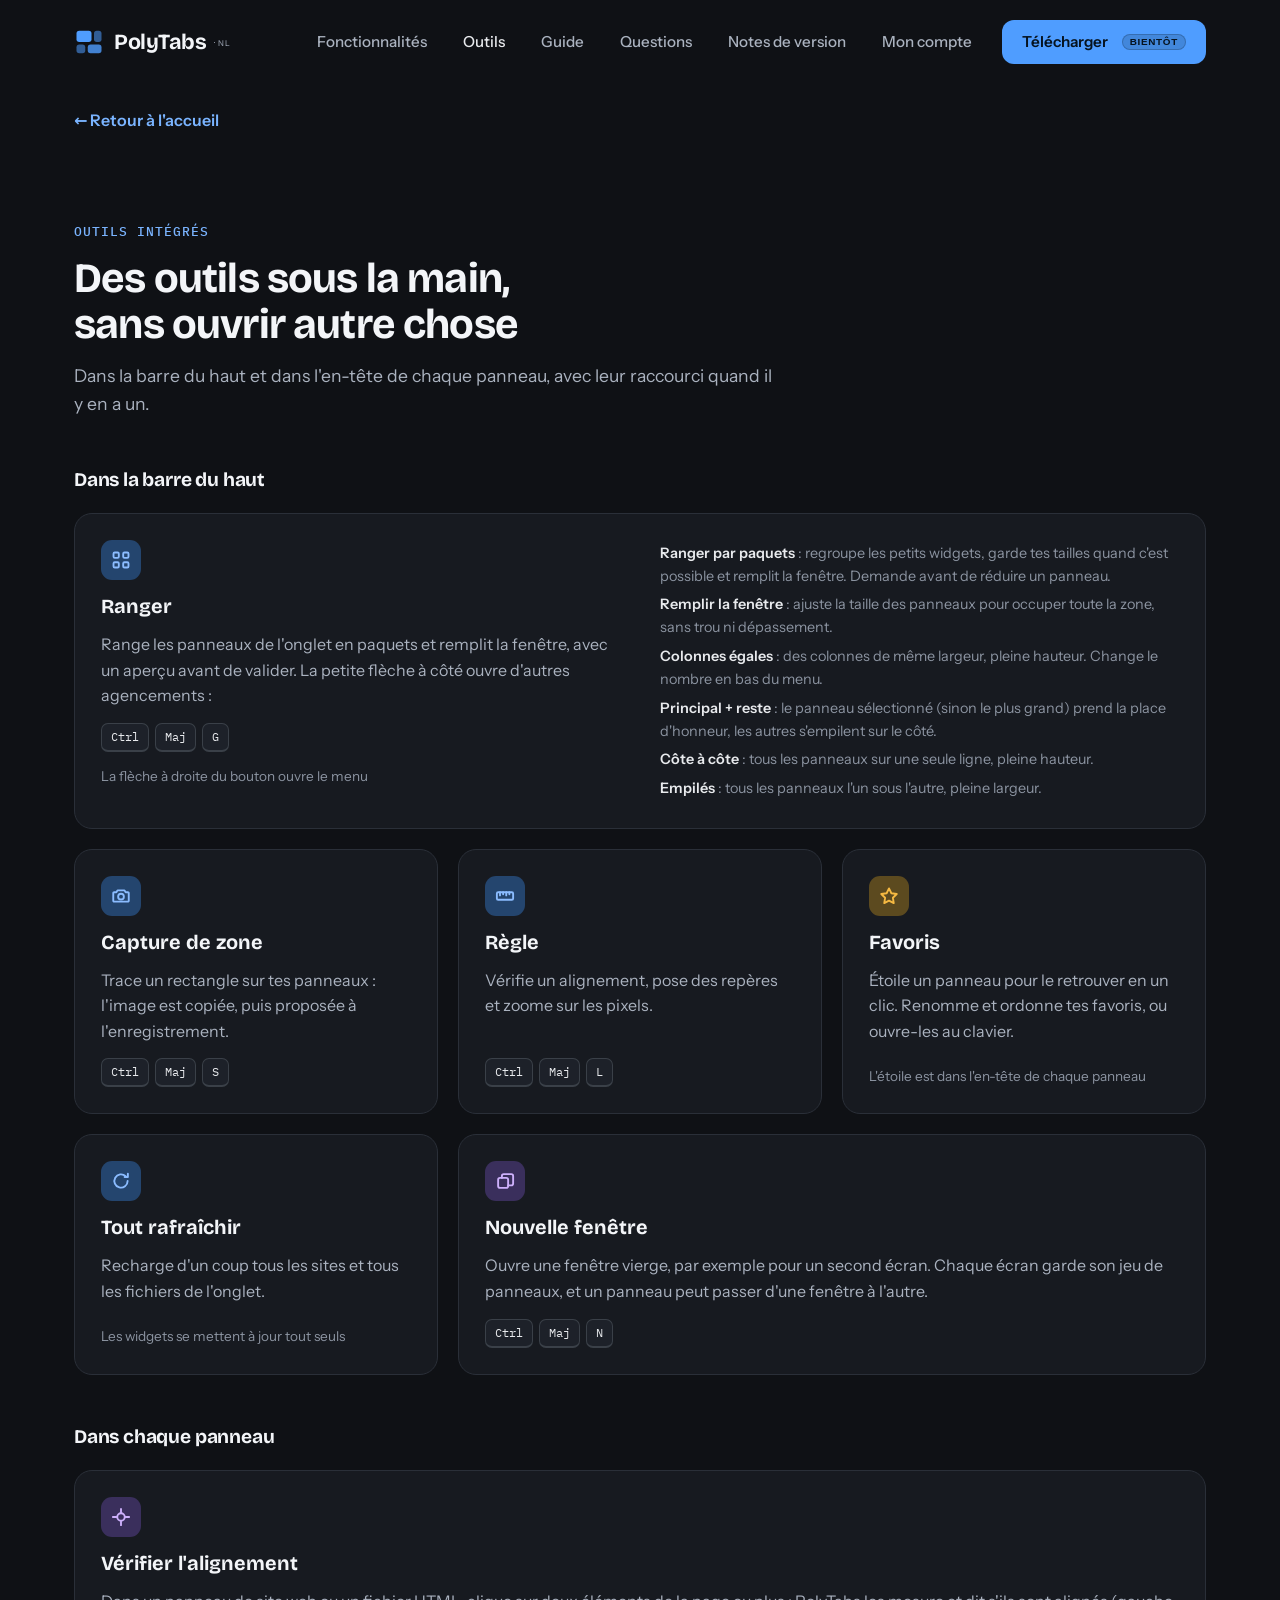
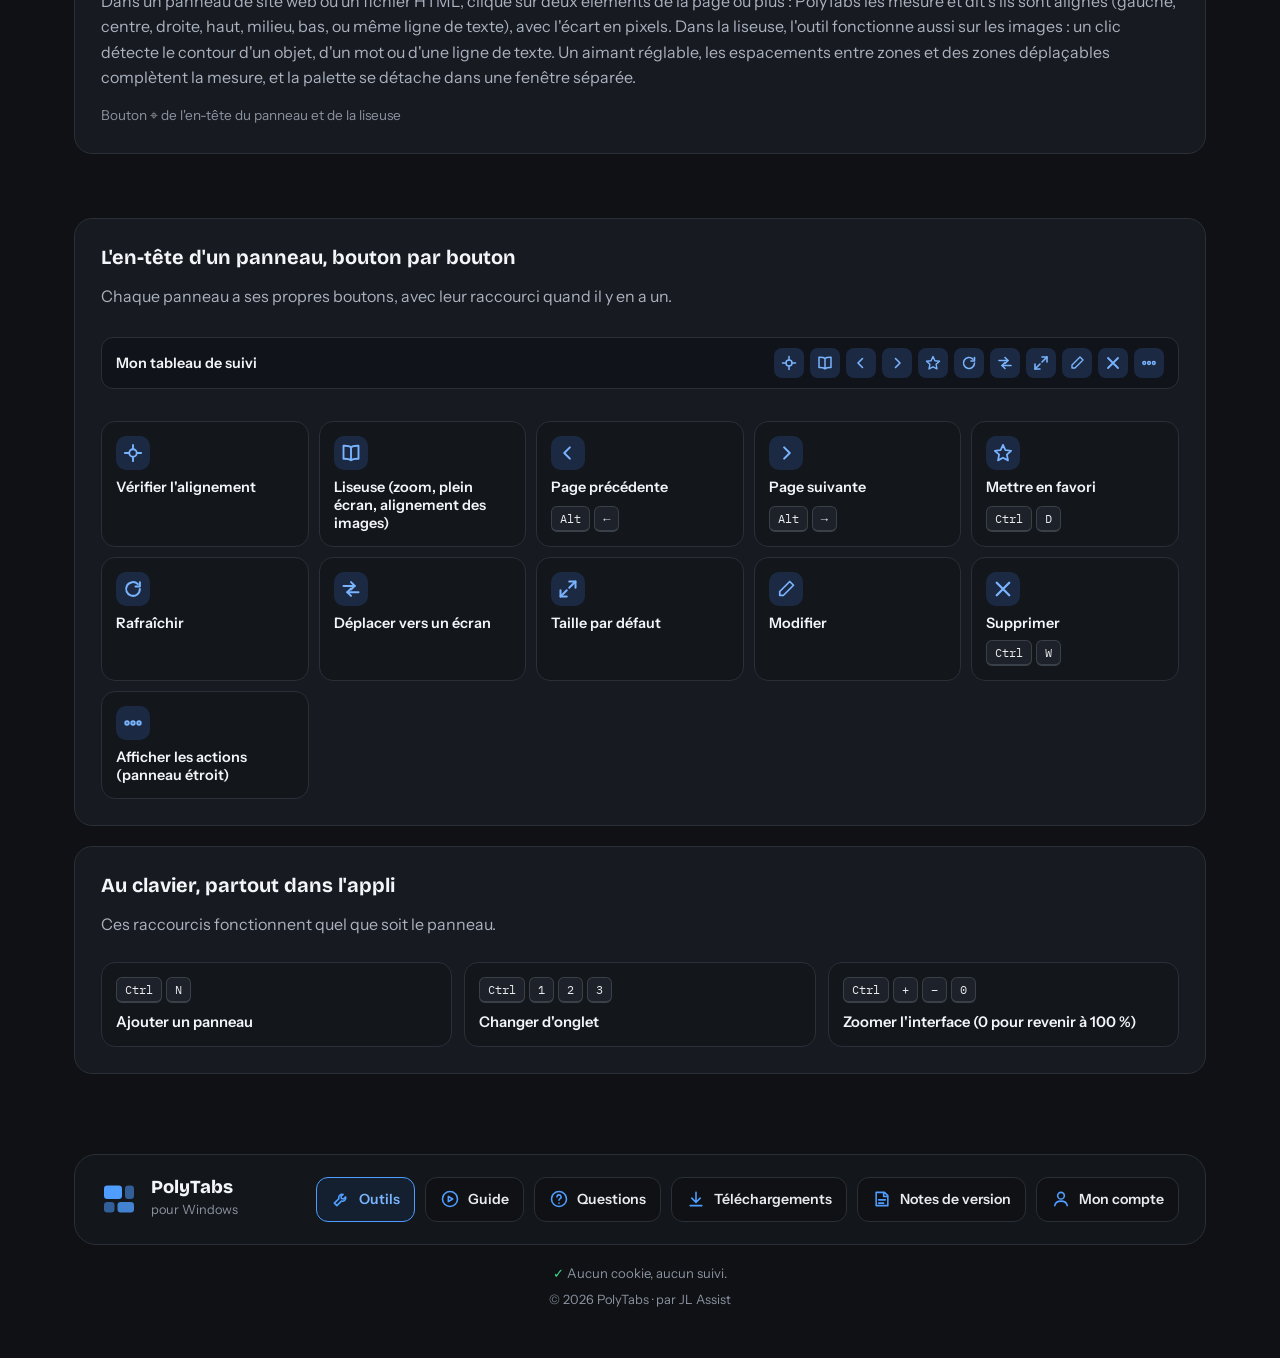
<file: outils.html>
<!DOCTYPE html>
<html lang="fr">
<head>
<meta charset="utf-8">
<meta name="viewport" content="width=device-width, initial-scale=1">
<title>Tous les outils et raccourcis — PolyTabs</title>
<meta name="description" content="Tous les outils intégrés de PolyTabs : la barre du haut, l&#x27;en-tête de chaque panneau et les raccourcis clavier.">
<meta name="theme-color" content="#0f1115">
<meta name="color-scheme" content="dark">
<meta http-equiv="Content-Security-Policy" content="default-src 'none'; script-src 'self'; style-src 'self'; font-src 'self'; img-src 'self' data:; manifest-src 'self'; media-src 'self'; connect-src https://api.github.com; base-uri 'none'; form-action 'none'">
<!-- Aperçu de lien (réseaux sociaux, messageries). Si ton site n'est pas à l'adresse https://polytabs.fr/, remplace-la ci-dessous (voir LISEZMOI.md). -->
<meta property="og:type" content="website">
<meta property="og:locale" content="fr_FR">
<meta property="og:site_name" content="PolyTabs">
<meta property="og:title" content="Tous les outils et raccourcis — PolyTabs">
<meta property="og:description" content="Tous les outils intégrés de PolyTabs : la barre du haut, l&#x27;en-tête de chaque panneau et les raccourcis clavier.">
<meta property="og:url" content="https://polytabs.fr/outils.html">
<link rel="canonical" href="https://polytabs.fr/outils.html">
<meta property="og:image" content="https://polytabs.fr/assets/og-image.png?v=9a7d91ef">
<meta property="og:image:width" content="1200">
<meta property="og:image:height" content="630">
<meta property="og:image:alt" content="La fenêtre PolyTabs : un site, une horloge et un journal dans des panneaux qui se chevauchent.">
<meta name="twitter:card" content="summary_large_image">
<link rel="icon" href="assets/favicon.svg?v=48beb7f9" type="image/svg+xml">
<link rel="icon" href="assets/favicon-32.png?v=5173868e" sizes="32x32" type="image/png">
<link rel="apple-touch-icon" sizes="180x180" href="assets/apple-touch-icon.png?v=8d6229af">
<meta name="apple-mobile-web-app-title" content="PolyTabs">
<link rel="manifest" href="manifest.webmanifest">
<link rel="preload" href="fonts/bricolage-grotesque-opsz.woff2" as="font" type="font/woff2" crossorigin>
<link rel="preload" href="fonts/instrument-sans-400.woff2" as="font" type="font/woff2" crossorigin>
<link rel="stylesheet" href="assets/site.css?v=918ecf33">
<script type="application/ld+json">{"@context":"https://schema.org","@type":"SoftwareApplication","name":"PolyTabs","operatingSystem":"Windows","applicationCategory":"ProductivityApplication","description":"Tableau de bord fait de panneaux libres : sites web, fichiers suivis en direct, horloge, tâches, notes, météo.","author":{"@type":"Organization","name":"JL Assist"},"inLanguage":"fr"}</script>
<script src="assets/site.js?v=7e28b09c" defer></script>
<script src="assets/menu.js?v=b81032c8" defer></script>
</head>
<body>
<a class="skip" href="#contenu">Aller au contenu</a>

<header class="wrap site-header">
<a class="brand" href="index.html" aria-label="PolyTabs, haut de la page"><svg viewBox="0 0 24 24" width="30" height="30" fill="none" aria-hidden="true" focusable="false"><rect x="2" y="3" width="12" height="9" rx="2.2" fill="#4f9dff"/><rect x="16" y="3" width="6" height="9" rx="2.2" fill="#4f9dff" opacity=".55"/><rect x="2" y="14" width="7" height="7" rx="2.2" fill="#4f9dff" opacity=".55"/><rect x="11" y="14" width="11" height="7" rx="2.2" fill="#4f9dff" opacity=".8"/></svg><span class="brand-name">PolyTabs</span></a>
<nav class="nav" aria-label="Sections">
<a class="nav-link" href="index.html#fonctionnalites">Fonctionnalités</a>
<a class="nav-link" href="outils.html" aria-current="page">Outils</a>
<a class="nav-link" href="guide.html">Guide</a>
<a class="nav-link" href="faq.html">Questions</a>
<a class="nav-link" href="versions.html">Notes de version</a>
<a class="nav-link" href="connexion.html">Mon compte</a>
<a class="btn btn--sm" data-download href="telecharger.html">Télécharger</a>
</nav>
</header>

<main id="contenu">
<p class="wrap back"><a class="more-link" href="index.html">← Retour à l'accueil</a></p>
<section id="outils" class="wrap section" aria-labelledby="t-outils">
<div class="section-head">
<span class="eyebrow">Outils intégrés</span>
<h1 id="t-outils" class="h2like">Des outils sous la main, sans ouvrir autre chose</h1>
<p class="sub">Dans la barre du haut et dans l'en-tête de chaque panneau, avec leur raccourci quand il y en a un.</p>
</div>
<h3 class="tools-h">Dans la barre du haut</h3>
<div class="tools">
<div class="card card--tool card--ranger"><span class="ic ic--blue"><svg viewBox="0 0 16 16" width="20" height="20" fill="none" stroke="currentColor" stroke-width="1.5" stroke-linecap="round" stroke-linejoin="round" aria-hidden="true" focusable="false"><rect x="2" y="2" width="4.25" height="4.25" rx="1"/><rect x="9.75" y="2" width="4.25" height="4.25" rx="1"/><rect x="2" y="9.75" width="4.25" height="4.25" rx="1"/><rect x="9.75" y="9.75" width="4.25" height="4.25" rx="1"/></svg></span><h4>Ranger</h4><p>Range les panneaux de l&#x27;onglet en paquets et remplit la fenêtre, avec un aperçu avant de valider. La petite flèche à côté ouvre d&#x27;autres agencements :</p><ul class="menu-list"><li><b>Ranger par paquets</b> : regroupe les petits widgets, garde tes tailles quand c&#x27;est possible et remplit la fenêtre. Demande avant de réduire un panneau.</li><li><b>Remplir la fenêtre</b> : ajuste la taille des panneaux pour occuper toute la zone, sans trou ni dépassement.</li><li><b>Colonnes égales</b> : des colonnes de même largeur, pleine hauteur. Change le nombre en bas du menu.</li><li><b>Principal + reste</b> : le panneau sélectionné (sinon le plus grand) prend la place d&#x27;honneur, les autres s&#x27;empilent sur le côté.</li><li><b>Côte à côte</b> : tous les panneaux sur une seule ligne, pleine hauteur.</li><li><b>Empilés</b> : tous les panneaux l&#x27;un sous l&#x27;autre, pleine largeur.</li></ul><span class="keys"><kbd>Ctrl</kbd><kbd>Maj</kbd><kbd>G</kbd></span><span class="note-small">La flèche à droite du bouton ouvre le menu</span></div>
<div class="card card--tool"><span class="ic ic--blue"><svg viewBox="0 0 16 16" width="20" height="20" fill="none" stroke="currentColor" stroke-width="1.5" stroke-linecap="round" stroke-linejoin="round" aria-hidden="true" focusable="false"><g transform="translate(0 -.5)"><path d="M2.5 5.5h1.8l.9-1.5h5.6l.9 1.5h1.8a.7.7 0 0 1 .7.7v6.1a.7.7 0 0 1-.7.7h-11a.7.7 0 0 1-.7-.7V6.2a.7.7 0 0 1 .7-.7z"/><circle cx="8" cy="9" r="2.3"/></g></svg></span><h4>Capture de zone</h4><p>Trace un rectangle sur tes panneaux : l&#x27;image est copiée, puis proposée à l&#x27;enregistrement.</p><span class="keys"><kbd>Ctrl</kbd><kbd>Maj</kbd><kbd>S</kbd></span></div>
<div class="card card--tool"><span class="ic ic--blue"><svg viewBox="0 0 16 16" width="20" height="20" fill="none" stroke="currentColor" stroke-width="1.5" stroke-linecap="round" stroke-linejoin="round" aria-hidden="true" focusable="false"><rect x="1.5" y="5" width="13" height="6" rx="1"/><path d="M4 5v2.5M6.5 5v1.6M9 5v2.5M11.5 5v1.6"/></svg></span><h4>Règle</h4><p>Vérifie un alignement, pose des repères et zoome sur les pixels.</p><span class="keys"><kbd>Ctrl</kbd><kbd>Maj</kbd><kbd>L</kbd></span></div>
<div class="card card--tool"><span class="ic ic--amber"><svg viewBox="0 0 16 16" width="20" height="20" fill="none" stroke="currentColor" stroke-width="1.5" stroke-linecap="round" stroke-linejoin="round" aria-hidden="true" focusable="false"><path d="M8 1.9l1.9 3.9 4.3.6-3.1 3 .7 4.3L8 11.7l-3.8 2 .7-4.3-3.1-3 4.3-.6z"/></svg></span><h4>Favoris</h4><p>Étoile un panneau pour le retrouver en un clic. Renomme et ordonne tes favoris, ou ouvre-les au clavier.</p><span class="note-small">L&#x27;étoile est dans l&#x27;en-tête de chaque panneau</span></div>
<div class="card card--tool"><span class="ic ic--blue"><svg viewBox="0 0 16 16" width="20" height="20" fill="none" stroke="currentColor" stroke-width="1.5" stroke-linecap="round" stroke-linejoin="round" aria-hidden="true" focusable="false"><path d="M13.3 8A5.3 5.3 0 1 1 11.7 4.2M13.5 2.2v2.6h-2.6"/></svg></span><h4>Tout rafraîchir</h4><p>Recharge d&#x27;un coup tous les sites et tous les fichiers de l&#x27;onglet.</p><span class="note-small">Les widgets se mettent à jour tout seuls</span></div>
<div class="card card--tool"><span class="ic ic--violet"><svg viewBox="0 0 16 16" width="20" height="20" fill="none" stroke="currentColor" stroke-width="1.5" stroke-linecap="round" stroke-linejoin="round" aria-hidden="true" focusable="false"><rect x="2.5" y="5.5" width="8" height="8" rx="1.5"/><path d="M5.5 5.5V4A1.5 1.5 0 0 1 7 2.5h6A1.5 1.5 0 0 1 14.5 4v6a1.5 1.5 0 0 1-1.5 1.5h-2.5"/></svg></span><h4>Nouvelle fenêtre</h4><p>Ouvre une fenêtre vierge, par exemple pour un second écran. Chaque écran garde son jeu de panneaux, et un panneau peut passer d&#x27;une fenêtre à l&#x27;autre.</p><span class="keys"><kbd>Ctrl</kbd><kbd>Maj</kbd><kbd>N</kbd></span></div>
</div>
<h3 class="tools-h">Dans chaque panneau</h3>
<div class="tools tools--panel">
<div class="card card--tool"><span class="ic ic--violet"><svg viewBox="0 0 16 16" width="20" height="20" fill="none" stroke="currentColor" stroke-width="1.5" stroke-linecap="round" stroke-linejoin="round" aria-hidden="true" focusable="false"><circle cx="8" cy="8" r="3"/><path d="M8 1.5v3M8 11.5v3M1.5 8h3M11.5 8h3"/></svg></span><h4>Vérifier l&#x27;alignement</h4><p>Dans un panneau de site web ou un fichier HTML, clique sur deux éléments de la page ou plus : PolyTabs les mesure et dit s&#x27;ils sont alignés (gauche, centre, droite, haut, milieu, bas, ou même ligne de texte), avec l&#x27;écart en pixels. Dans la liseuse, l&#x27;outil fonctionne aussi sur les images : un clic détecte le contour d&#x27;un objet, d&#x27;un mot ou d&#x27;une ligne de texte. Un aimant réglable, les espacements entre zones et des zones déplaçables complètent la mesure, et la palette se détache dans une fenêtre séparée.</p><span class="note-small">Bouton ⌖ de l&#x27;en-tête du panneau et de la liseuse</span></div>
</div>
<div class="d-tools d-only">
<div class="card card--tool"><h4>L'en-tête d'un panneau, bouton par bouton</h4><p>Chaque panneau a ses propres boutons, avec leur raccourci quand il y en a un.</p>
<div class="mockhead" aria-hidden="true"><span class="mh-t">Mon tableau de suivi</span><span class="mh-i"><i><svg viewBox="0 0 16 16" width="16" height="16" fill="none" stroke="currentColor" stroke-width="1.5" stroke-linecap="round" stroke-linejoin="round" aria-hidden="true" focusable="false"><circle cx="8" cy="8" r="3"/><path d="M8 1.5v3M8 11.5v3M1.5 8h3M11.5 8h3"/></svg></i><i><svg viewBox="0 0 16 16" width="16" height="16" fill="none" stroke="currentColor" stroke-width="1.5" stroke-linecap="round" stroke-linejoin="round" aria-hidden="true" focusable="false"><path d="M8 3.4C6.8 2.4 5 2.1 2 2.2v10.4c3-.1 4.8.2 6 1.2 1.2-1 3-1.3 6-1.2V2.2c-3-.1-4.8.2-6 1.2zM8 3.4v10.4"/></svg></i><i><svg viewBox="0 0 16 16" width="16" height="16" fill="none" stroke="currentColor" stroke-width="1.6" stroke-linecap="round" stroke-linejoin="round" aria-hidden="true" focusable="false"><path d="M9.5 3.5 5 8l4.5 4.5"/></svg></i><i><svg viewBox="0 0 16 16" width="16" height="16" fill="none" stroke="currentColor" stroke-width="1.6" stroke-linecap="round" stroke-linejoin="round" aria-hidden="true" focusable="false"><path d="M6.5 3.5 11 8l-4.5 4.5"/></svg></i><i><svg viewBox="0 0 16 16" width="16" height="16" fill="none" stroke="currentColor" stroke-width="1.4" stroke-linecap="round" stroke-linejoin="round" aria-hidden="true" focusable="false"><path d="M8 1.5l1.9 4.2 4.6.5-3.4 3.1.9 4.6L8 11.8l-4 2.1.9-4.6L1.5 6.2l4.6-.5L8 1.5z"/></svg></i><i><svg viewBox="0 0 16 16" width="16" height="16" fill="none" stroke="currentColor" stroke-width="1.6" stroke-linecap="round" stroke-linejoin="round" aria-hidden="true" focusable="false"><path d="M13.5 8a5.5 5.5 0 1 1-1.6-3.9"/><path d="M13.5 2.5v3.5h-3.5"/></svg></i><i><svg viewBox="0 0 16 16" width="16" height="16" fill="none" stroke="currentColor" stroke-width="1.6" stroke-linecap="round" stroke-linejoin="round" aria-hidden="true" focusable="false"><path d="M2 5.5h9"/><path d="M8 2.5l3 3-3 3"/><path d="M14 10.5H5"/><path d="M8 13.5l-3-3 3-3"/></svg></i><i><svg viewBox="0 0 16 16" width="16" height="16" fill="none" stroke="currentColor" stroke-width="1.6" stroke-linecap="round" stroke-linejoin="round" aria-hidden="true" focusable="false"><path d="M9 2h5v5"/><path d="M14 2L9 7"/><path d="M7 14H2V9"/><path d="M2 14l5-5"/></svg></i><i><svg viewBox="0 0 16 16" width="16" height="16" fill="none" stroke="currentColor" stroke-width="1.4" stroke-linecap="round" stroke-linejoin="round" aria-hidden="true" focusable="false"><path d="M11 2l3 3-8 8H3v-3l8-8z"/></svg></i><i><svg viewBox="0 0 16 16" width="16" height="16" fill="none" stroke="currentColor" stroke-width="1.8" stroke-linecap="round" stroke-linejoin="round" aria-hidden="true" focusable="false"><path d="M3 3l10 10M13 3L3 13"/></svg></i><i><svg viewBox="0 0 16 16" width="16" height="16" fill="none" stroke="currentColor" stroke-width="1.5" stroke-linecap="round" stroke-linejoin="round" aria-hidden="true" focusable="false"><circle cx="3.2" cy="8" r="1.4"/><circle cx="8" cy="8" r="1.4"/><circle cx="12.8" cy="8" r="1.4"/></svg></i></span></div>
<ul class="hbl"><li class="hb"><span class="hbi"><svg viewBox="0 0 16 16" width="20" height="20" fill="none" stroke="currentColor" stroke-width="1.5" stroke-linecap="round" stroke-linejoin="round" aria-hidden="true" focusable="false"><circle cx="8" cy="8" r="3"/><path d="M8 1.5v3M8 11.5v3M1.5 8h3M11.5 8h3"/></svg></span><b>Vérifier l&#x27;alignement</b></li><li class="hb"><span class="hbi"><svg viewBox="0 0 16 16" width="20" height="20" fill="none" stroke="currentColor" stroke-width="1.5" stroke-linecap="round" stroke-linejoin="round" aria-hidden="true" focusable="false"><path d="M8 3.4C6.8 2.4 5 2.1 2 2.2v10.4c3-.1 4.8.2 6 1.2 1.2-1 3-1.3 6-1.2V2.2c-3-.1-4.8.2-6 1.2zM8 3.4v10.4"/></svg></span><b>Liseuse (zoom, plein écran, alignement des images)</b></li><li class="hb"><span class="hbi"><svg viewBox="0 0 16 16" width="20" height="20" fill="none" stroke="currentColor" stroke-width="1.6" stroke-linecap="round" stroke-linejoin="round" aria-hidden="true" focusable="false"><path d="M9.5 3.5 5 8l4.5 4.5"/></svg></span><b>Page précédente</b><span class="keys keys--sm"><kbd>Alt</kbd><kbd>←</kbd></span></li><li class="hb"><span class="hbi"><svg viewBox="0 0 16 16" width="20" height="20" fill="none" stroke="currentColor" stroke-width="1.6" stroke-linecap="round" stroke-linejoin="round" aria-hidden="true" focusable="false"><path d="M6.5 3.5 11 8l-4.5 4.5"/></svg></span><b>Page suivante</b><span class="keys keys--sm"><kbd>Alt</kbd><kbd>→</kbd></span></li><li class="hb"><span class="hbi"><svg viewBox="0 0 16 16" width="20" height="20" fill="none" stroke="currentColor" stroke-width="1.4" stroke-linecap="round" stroke-linejoin="round" aria-hidden="true" focusable="false"><path d="M8 1.5l1.9 4.2 4.6.5-3.4 3.1.9 4.6L8 11.8l-4 2.1.9-4.6L1.5 6.2l4.6-.5L8 1.5z"/></svg></span><b>Mettre en favori</b><span class="keys keys--sm"><kbd>Ctrl</kbd><kbd>D</kbd></span></li><li class="hb"><span class="hbi"><svg viewBox="0 0 16 16" width="20" height="20" fill="none" stroke="currentColor" stroke-width="1.6" stroke-linecap="round" stroke-linejoin="round" aria-hidden="true" focusable="false"><path d="M13.5 8a5.5 5.5 0 1 1-1.6-3.9"/><path d="M13.5 2.5v3.5h-3.5"/></svg></span><b>Rafraîchir</b></li><li class="hb"><span class="hbi"><svg viewBox="0 0 16 16" width="20" height="20" fill="none" stroke="currentColor" stroke-width="1.6" stroke-linecap="round" stroke-linejoin="round" aria-hidden="true" focusable="false"><path d="M2 5.5h9"/><path d="M8 2.5l3 3-3 3"/><path d="M14 10.5H5"/><path d="M8 13.5l-3-3 3-3"/></svg></span><b>Déplacer vers un écran</b></li><li class="hb"><span class="hbi"><svg viewBox="0 0 16 16" width="20" height="20" fill="none" stroke="currentColor" stroke-width="1.6" stroke-linecap="round" stroke-linejoin="round" aria-hidden="true" focusable="false"><path d="M9 2h5v5"/><path d="M14 2L9 7"/><path d="M7 14H2V9"/><path d="M2 14l5-5"/></svg></span><b>Taille par défaut</b></li><li class="hb"><span class="hbi"><svg viewBox="0 0 16 16" width="20" height="20" fill="none" stroke="currentColor" stroke-width="1.4" stroke-linecap="round" stroke-linejoin="round" aria-hidden="true" focusable="false"><path d="M11 2l3 3-8 8H3v-3l8-8z"/></svg></span><b>Modifier</b></li><li class="hb"><span class="hbi"><svg viewBox="0 0 16 16" width="20" height="20" fill="none" stroke="currentColor" stroke-width="1.8" stroke-linecap="round" stroke-linejoin="round" aria-hidden="true" focusable="false"><path d="M3 3l10 10M13 3L3 13"/></svg></span><b>Supprimer</b><span class="keys keys--sm"><kbd>Ctrl</kbd><kbd>W</kbd></span></li><li class="hb"><span class="hbi"><svg viewBox="0 0 16 16" width="20" height="20" fill="none" stroke="currentColor" stroke-width="1.5" stroke-linecap="round" stroke-linejoin="round" aria-hidden="true" focusable="false"><circle cx="3.2" cy="8" r="1.4"/><circle cx="8" cy="8" r="1.4"/><circle cx="12.8" cy="8" r="1.4"/></svg></span><b>Afficher les actions (panneau étroit)</b></li></ul></div>
<div class="card card--tool"><h4>Au clavier, partout dans l'appli</h4><p>Ces raccourcis fonctionnent quel que soit le panneau.</p><ul class="ck"><li><span class="keys keys--sm"><kbd>Ctrl</kbd><kbd>N</kbd></span><span>Ajouter un panneau</span></li><li><span class="keys keys--sm"><kbd>Ctrl</kbd><kbd>1</kbd><kbd>2</kbd><kbd>3</kbd></span><span>Changer d&#x27;onglet</span></li><li><span class="keys keys--sm"><kbd>Ctrl</kbd><kbd>+</kbd><kbd>−</kbd><kbd>0</kbd></span><span>Zoomer l&#x27;interface (0 pour revenir à 100 %)</span></li></ul></div>
</div>
<div class="m-tools m-only">
<div class="card card--tool"><h4>Raccourcis clavier</h4><p>Pour aller plus vite, sans quitter le clavier.</p><ul class="ktiles"><li class="kt"><b>Ajouter un panneau</b><span class="keys keys--sm"><kbd>Ctrl</kbd><kbd>N</kbd></span></li><li class="kt"><b>Changer d&#x27;onglet</b><span class="keys keys--sm"><kbd>Ctrl</kbd><kbd>1</kbd><kbd>2</kbd><kbd>3</kbd></span></li><li class="kt"><b>Mettre un panneau en favori</b><span class="keys keys--sm"><kbd>Ctrl</kbd><kbd>D</kbd></span></li><li class="kt"><b>Supprimer le panneau</b><span class="keys keys--sm"><kbd>Ctrl</kbd><kbd>W</kbd></span></li><li class="kt"><b>Page précédente ou suivante (panneau de site)</b><span class="keys keys--sm"><kbd>Alt</kbd><kbd>←</kbd><kbd>→</kbd></span></li><li class="kt"><b>Zoomer l&#x27;interface (0 pour revenir à 100 %)</b><span class="keys keys--sm"><kbd>Ctrl</kbd><kbd>+</kbd><kbd>−</kbd><kbd>0</kbd></span></li></ul></div>
<div class="card card--tool"><h4>Boutons de l'en-tête</h4><p>Chaque panneau a aussi ces boutons, au clic.</p><ul class="btable"><li><span class="bi"><svg viewBox="0 0 16 16" width="18" height="18" fill="none" stroke="currentColor" stroke-width="1.6" stroke-linecap="round" stroke-linejoin="round" aria-hidden="true" focusable="false"><path d="M13.5 8a5.5 5.5 0 1 1-1.6-3.9"/><path d="M13.5 2.5v3.5h-3.5"/></svg></span><span>Rafraîchir</span></li><li><span class="bi"><svg viewBox="0 0 16 16" width="18" height="18" fill="none" stroke="currentColor" stroke-width="1.6" stroke-linecap="round" stroke-linejoin="round" aria-hidden="true" focusable="false"><path d="M2 5.5h9"/><path d="M8 2.5l3 3-3 3"/><path d="M14 10.5H5"/><path d="M8 13.5l-3-3 3-3"/></svg></span><span>Déplacer vers un écran</span></li><li><span class="bi"><svg viewBox="0 0 16 16" width="18" height="18" fill="none" stroke="currentColor" stroke-width="1.6" stroke-linecap="round" stroke-linejoin="round" aria-hidden="true" focusable="false"><path d="M9 2h5v5"/><path d="M14 2L9 7"/><path d="M7 14H2V9"/><path d="M2 14l5-5"/></svg></span><span>Taille par défaut</span></li><li><span class="bi"><svg viewBox="0 0 16 16" width="18" height="18" fill="none" stroke="currentColor" stroke-width="1.4" stroke-linecap="round" stroke-linejoin="round" aria-hidden="true" focusable="false"><path d="M11 2l3 3-8 8H3v-3l8-8z"/></svg></span><span>Modifier</span></li><li><span class="bi"><svg viewBox="0 0 16 16" width="18" height="18" fill="none" stroke="currentColor" stroke-width="1.5" stroke-linecap="round" stroke-linejoin="round" aria-hidden="true" focusable="false"><path d="M8 3.4C6.8 2.4 5 2.1 2 2.2v10.4c3-.1 4.8.2 6 1.2 1.2-1 3-1.3 6-1.2V2.2c-3-.1-4.8.2-6 1.2zM8 3.4v10.4"/></svg></span><span>Liseuse (zoom, plein écran, alignement des images)</span></li><li><span class="bi"><svg viewBox="0 0 16 16" width="18" height="18" fill="none" stroke="currentColor" stroke-width="1.5" stroke-linecap="round" stroke-linejoin="round" aria-hidden="true" focusable="false"><circle cx="3.2" cy="8" r="1.4"/><circle cx="8" cy="8" r="1.4"/><circle cx="12.8" cy="8" r="1.4"/></svg></span><span>Afficher les actions (panneau étroit)</span></li></ul></div>
</div>
</section>
</main>

<footer class="wrap site-footer">
<div class="foot-row">
<div class="brand-line"><svg viewBox="0 0 24 24" width="24" height="24" fill="none" aria-hidden="true" focusable="false"><rect x="2" y="3" width="12" height="9" rx="2.2" fill="#4f9dff"/><rect x="16" y="3" width="6" height="9" rx="2.2" fill="#4f9dff" opacity=".55"/><rect x="2" y="14" width="7" height="7" rx="2.2" fill="#4f9dff" opacity=".55"/><rect x="11" y="14" width="11" height="7" rx="2.2" fill="#4f9dff" opacity=".8"/></svg><span class="bl-copy">© 2026 PolyTabs · par JL Assist<span data-vwrap hidden> · v<span data-version></span></span> · Tous droits réservés</span><span class="bl-id"><b>PolyTabs</b><small><span data-vwrap hidden>Version <span data-version></span> · </span>pour Windows</small></span></div>
<nav aria-label="Liens du pied de page"><a href="outils.html" aria-current="page"><svg class="fi" viewBox="0 0 24 24" width="20" height="20" fill="none" stroke="currentColor" stroke-width="1.9" stroke-linecap="round" stroke-linejoin="round" aria-hidden="true" focusable="false"><path d="M14.5 6.5a4 4 0 0 0-5 5L4 17l3 3 5.5-5.5a4 4 0 0 0 5-5l-2.5 2.5-2.5-.5-.5-2.5z"/></svg>Outils</a><a href="guide.html"><svg class="fi" viewBox="0 0 24 24" width="20" height="20" fill="none" stroke="currentColor" stroke-width="1.9" stroke-linecap="round" stroke-linejoin="round" aria-hidden="true" focusable="false"><circle cx="12" cy="12" r="9"/><path d="M10 8.8v6.4l5.2-3.2z"/></svg>Guide</a><a href="faq.html"><svg class="fi" viewBox="0 0 24 24" width="20" height="20" fill="none" stroke="currentColor" stroke-width="1.9" stroke-linecap="round" stroke-linejoin="round" aria-hidden="true" focusable="false"><circle cx="12" cy="12" r="9"/><path d="M9.5 9.5a2.5 2.5 0 1 1 3.5 2.3c-.7.4-1 1-1 1.7M12 17h.01"/></svg>Questions</a><a href="telecharger.html"><svg class="fi" viewBox="0 0 24 24" width="20" height="20" fill="none" stroke="currentColor" stroke-width="1.9" stroke-linecap="round" stroke-linejoin="round" aria-hidden="true" focusable="false"><path d="M12 4v11M7 11l5 5 5-5M5 20h14"/></svg>Téléchargements</a><a href="versions.html"><svg class="fi" viewBox="0 0 24 24" width="20" height="20" fill="none" stroke="currentColor" stroke-width="1.9" stroke-linecap="round" stroke-linejoin="round" aria-hidden="true" focusable="false"><path d="M5 4h10l4 4v12H5zM14 4v5h5M8 13h8M8 17h6"/></svg>Notes de version</a><a href="connexion.html"><svg class="fi" viewBox="0 0 24 24" width="20" height="20" fill="none" stroke="currentColor" stroke-width="1.9" stroke-linecap="round" stroke-linejoin="round" aria-hidden="true" focusable="false"><circle cx="12" cy="8" r="4"/><path d="M4.5 20c.6-3.6 3.8-5.5 7.5-5.5s6.9 1.9 7.5 5.5"/></svg>Mon compte</a></nav>
</div>
<p class="privacy">Aucun cookie, aucun suivi.</p>
<p class="fb-copy">© 2026 PolyTabs · par JL Assist</p>
</footer>
</body>
</html>
</file>
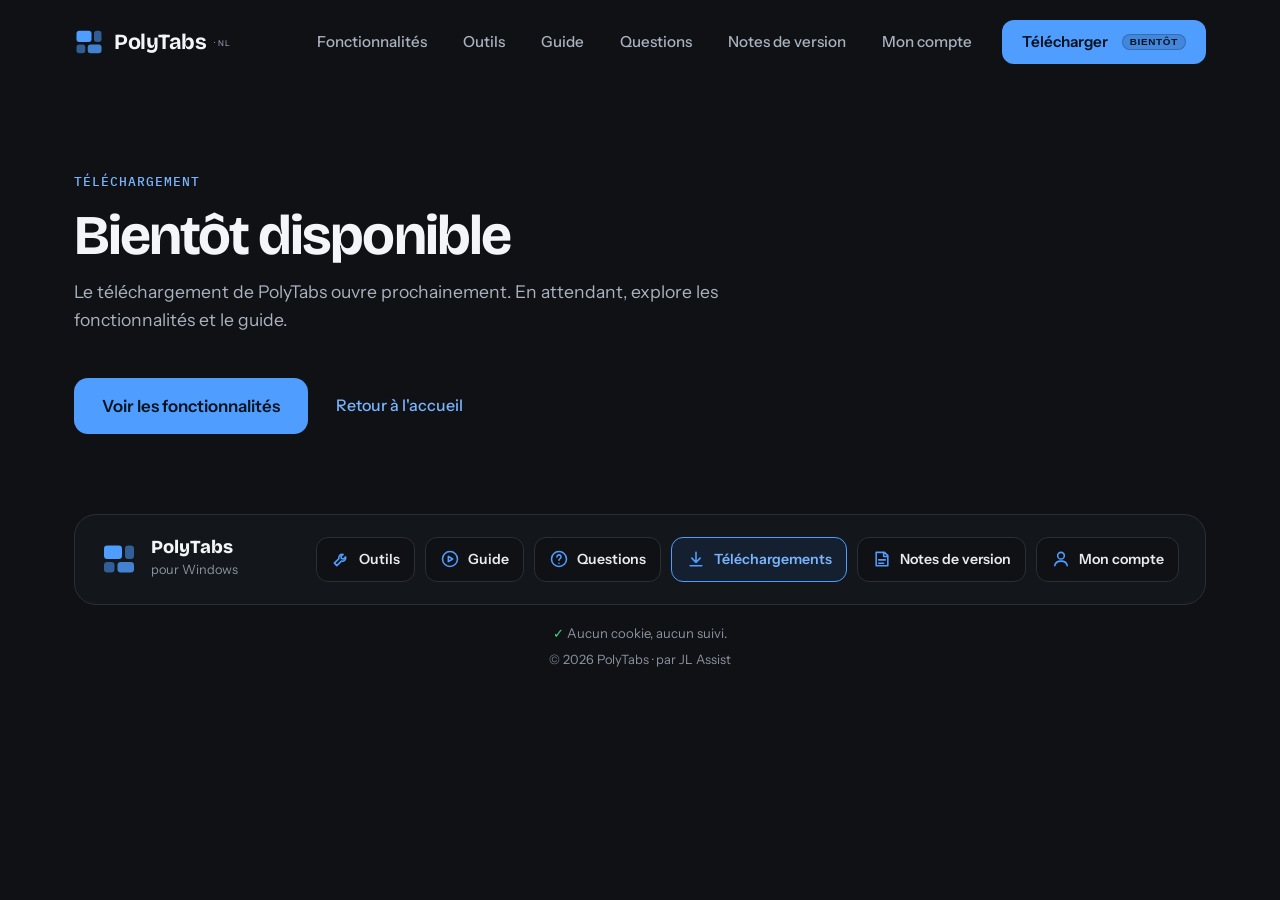
<file: telecharger.html>
<!DOCTYPE html>
<html lang="fr">
<head>
<meta charset="utf-8">
<meta name="viewport" content="width=device-width, initial-scale=1">
<title>Télécharger PolyTabs</title>
<link rel="canonical" href="https://polytabs.fr/telecharger.html">
<meta name="robots" content="noindex">
<meta name="description" content="Téléchargement de la dernière version de PolyTabs pour Windows.">
<meta name="theme-color" content="#0f1115">
<meta name="color-scheme" content="dark">
<meta http-equiv="Content-Security-Policy" content="default-src 'none'; script-src 'self'; style-src 'self'; font-src 'self'; img-src 'self' data:; manifest-src 'self'; connect-src 'self' https://api.github.com; base-uri 'none'; form-action 'none'">
<meta property="og:type" content="website">
<meta property="og:locale" content="fr_FR">
<meta property="og:site_name" content="PolyTabs">
<meta property="og:title" content="Télécharger PolyTabs">
<meta property="og:description" content="Toutes les versions de PolyTabs : nouveautés et corrections, version par version.">
<meta property="og:url" content="https://polytabs.fr/telecharger.html">
<meta property="og:image" content="https://polytabs.fr/assets/og-image.png?v=9a7d91ef">
<meta property="og:image:width" content="1200">
<meta property="og:image:height" content="630">
<meta name="twitter:card" content="summary_large_image">
<link rel="icon" href="assets/favicon.svg?v=48beb7f9" type="image/svg+xml">
<link rel="icon" href="assets/favicon-32.png?v=5173868e" sizes="32x32" type="image/png">
<link rel="apple-touch-icon" sizes="180x180" href="assets/apple-touch-icon.png?v=8d6229af">
<meta name="apple-mobile-web-app-title" content="PolyTabs">
<link rel="manifest" href="manifest.webmanifest">
<link rel="preload" href="fonts/bricolage-grotesque-opsz.woff2" as="font" type="font/woff2" crossorigin>
<link rel="preload" href="fonts/instrument-sans-400.woff2" as="font" type="font/woff2" crossorigin>
<link rel="stylesheet" href="assets/site.css?v=918ecf33">
<script src="assets/telecharger.js?v=22087398" defer></script>
<script src="assets/menu.js?v=b81032c8" defer></script>
</head>
<body>
<a class="skip" href="#contenu">Aller au contenu</a>

<header class="wrap site-header">
<a class="brand" href="index.html" aria-label="PolyTabs, accueil"><svg viewBox="0 0 24 24" width="30" height="30" fill="none" aria-hidden="true" focusable="false"><rect x="2" y="3" width="12" height="9" rx="2.2" fill="#4f9dff"/><rect x="16" y="3" width="6" height="9" rx="2.2" fill="#4f9dff" opacity=".55"/><rect x="2" y="14" width="7" height="7" rx="2.2" fill="#4f9dff" opacity=".55"/><rect x="11" y="14" width="11" height="7" rx="2.2" fill="#4f9dff" opacity=".8"/></svg><span class="brand-name">PolyTabs</span></a>
<nav class="nav" aria-label="Sections">
<a class="nav-link" href="index.html#fonctionnalites">Fonctionnalités</a>
<a class="nav-link" href="outils.html">Outils</a>
<a class="nav-link" href="guide.html">Guide</a>
<a class="nav-link" href="faq.html">Questions</a>
<a class="nav-link" href="versions.html">Notes de version</a>
<a class="nav-link" href="connexion.html">Mon compte</a>
<a class="btn btn--sm" data-download href="telecharger.html">Télécharger</a>
</nav>
</header>

<main id="contenu">
<section class="wrap section" aria-labelledby="dl-title">
<div class="section-head">
<span class="eyebrow">Téléchargement</span>
<h1 id="dl-title" class="page-title">PolyTabs <span id="dl-version"></span></h1>
<p class="sub" id="dl-msg" role="status">Recherche de la dernière version…</p>
</div>
<div class="actions">
<a class="btn btn--lg" id="dl-again" href="telecharger.html" hidden><span>Relancer le téléchargement</span></a>
<a class="link-arrow" href="index.html">Retour à l'accueil</a>
</div>
<noscript><p class="versions-status">Le téléchargement a besoin de JavaScript. Active-le puis recharge cette page.</p></noscript>
<p class="fine">Windows affiche un avertissement à l'installation ? <a href="index.html#avertissement-windows">C'est normal, voici pourquoi.</a></p>
</section>
</main>

<footer class="wrap site-footer">
<div class="foot-row">
<div class="brand-line"><svg viewBox="0 0 24 24" width="24" height="24" fill="none" aria-hidden="true" focusable="false"><rect x="2" y="3" width="12" height="9" rx="2.2" fill="#4f9dff"/><rect x="16" y="3" width="6" height="9" rx="2.2" fill="#4f9dff" opacity=".55"/><rect x="2" y="14" width="7" height="7" rx="2.2" fill="#4f9dff" opacity=".55"/><rect x="11" y="14" width="11" height="7" rx="2.2" fill="#4f9dff" opacity=".8"/></svg><span class="bl-copy">© 2026 PolyTabs · par JL Assist<span data-vwrap hidden> · v<span data-version></span></span> · Tous droits réservés</span><span class="bl-id"><b>PolyTabs</b><small><span data-vwrap hidden>Version <span data-version></span> · </span>pour Windows</small></span></div>
<nav aria-label="Liens du pied de page"><a href="outils.html"><svg class="fi" viewBox="0 0 24 24" width="20" height="20" fill="none" stroke="currentColor" stroke-width="1.9" stroke-linecap="round" stroke-linejoin="round" aria-hidden="true" focusable="false"><path d="M14.5 6.5a4 4 0 0 0-5 5L4 17l3 3 5.5-5.5a4 4 0 0 0 5-5l-2.5 2.5-2.5-.5-.5-2.5z"/></svg>Outils</a><a href="guide.html"><svg class="fi" viewBox="0 0 24 24" width="20" height="20" fill="none" stroke="currentColor" stroke-width="1.9" stroke-linecap="round" stroke-linejoin="round" aria-hidden="true" focusable="false"><circle cx="12" cy="12" r="9"/><path d="M10 8.8v6.4l5.2-3.2z"/></svg>Guide</a><a href="faq.html"><svg class="fi" viewBox="0 0 24 24" width="20" height="20" fill="none" stroke="currentColor" stroke-width="1.9" stroke-linecap="round" stroke-linejoin="round" aria-hidden="true" focusable="false"><circle cx="12" cy="12" r="9"/><path d="M9.5 9.5a2.5 2.5 0 1 1 3.5 2.3c-.7.4-1 1-1 1.7M12 17h.01"/></svg>Questions</a><a href="telecharger.html" aria-current="page"><svg class="fi" viewBox="0 0 24 24" width="20" height="20" fill="none" stroke="currentColor" stroke-width="1.9" stroke-linecap="round" stroke-linejoin="round" aria-hidden="true" focusable="false"><path d="M12 4v11M7 11l5 5 5-5M5 20h14"/></svg>Téléchargements</a><a href="versions.html"><svg class="fi" viewBox="0 0 24 24" width="20" height="20" fill="none" stroke="currentColor" stroke-width="1.9" stroke-linecap="round" stroke-linejoin="round" aria-hidden="true" focusable="false"><path d="M5 4h10l4 4v12H5zM14 4v5h5M8 13h8M8 17h6"/></svg>Notes de version</a><a href="connexion.html"><svg class="fi" viewBox="0 0 24 24" width="20" height="20" fill="none" stroke="currentColor" stroke-width="1.9" stroke-linecap="round" stroke-linejoin="round" aria-hidden="true" focusable="false"><circle cx="12" cy="8" r="4"/><path d="M4.5 20c.6-3.6 3.8-5.5 7.5-5.5s6.9 1.9 7.5 5.5"/></svg>Mon compte</a></nav>
</div>
<p class="privacy">Aucun cookie, aucun suivi.</p>
<p class="fb-copy">© 2026 PolyTabs · par JL Assist</p>
</footer>
</body>
</html>
</file>
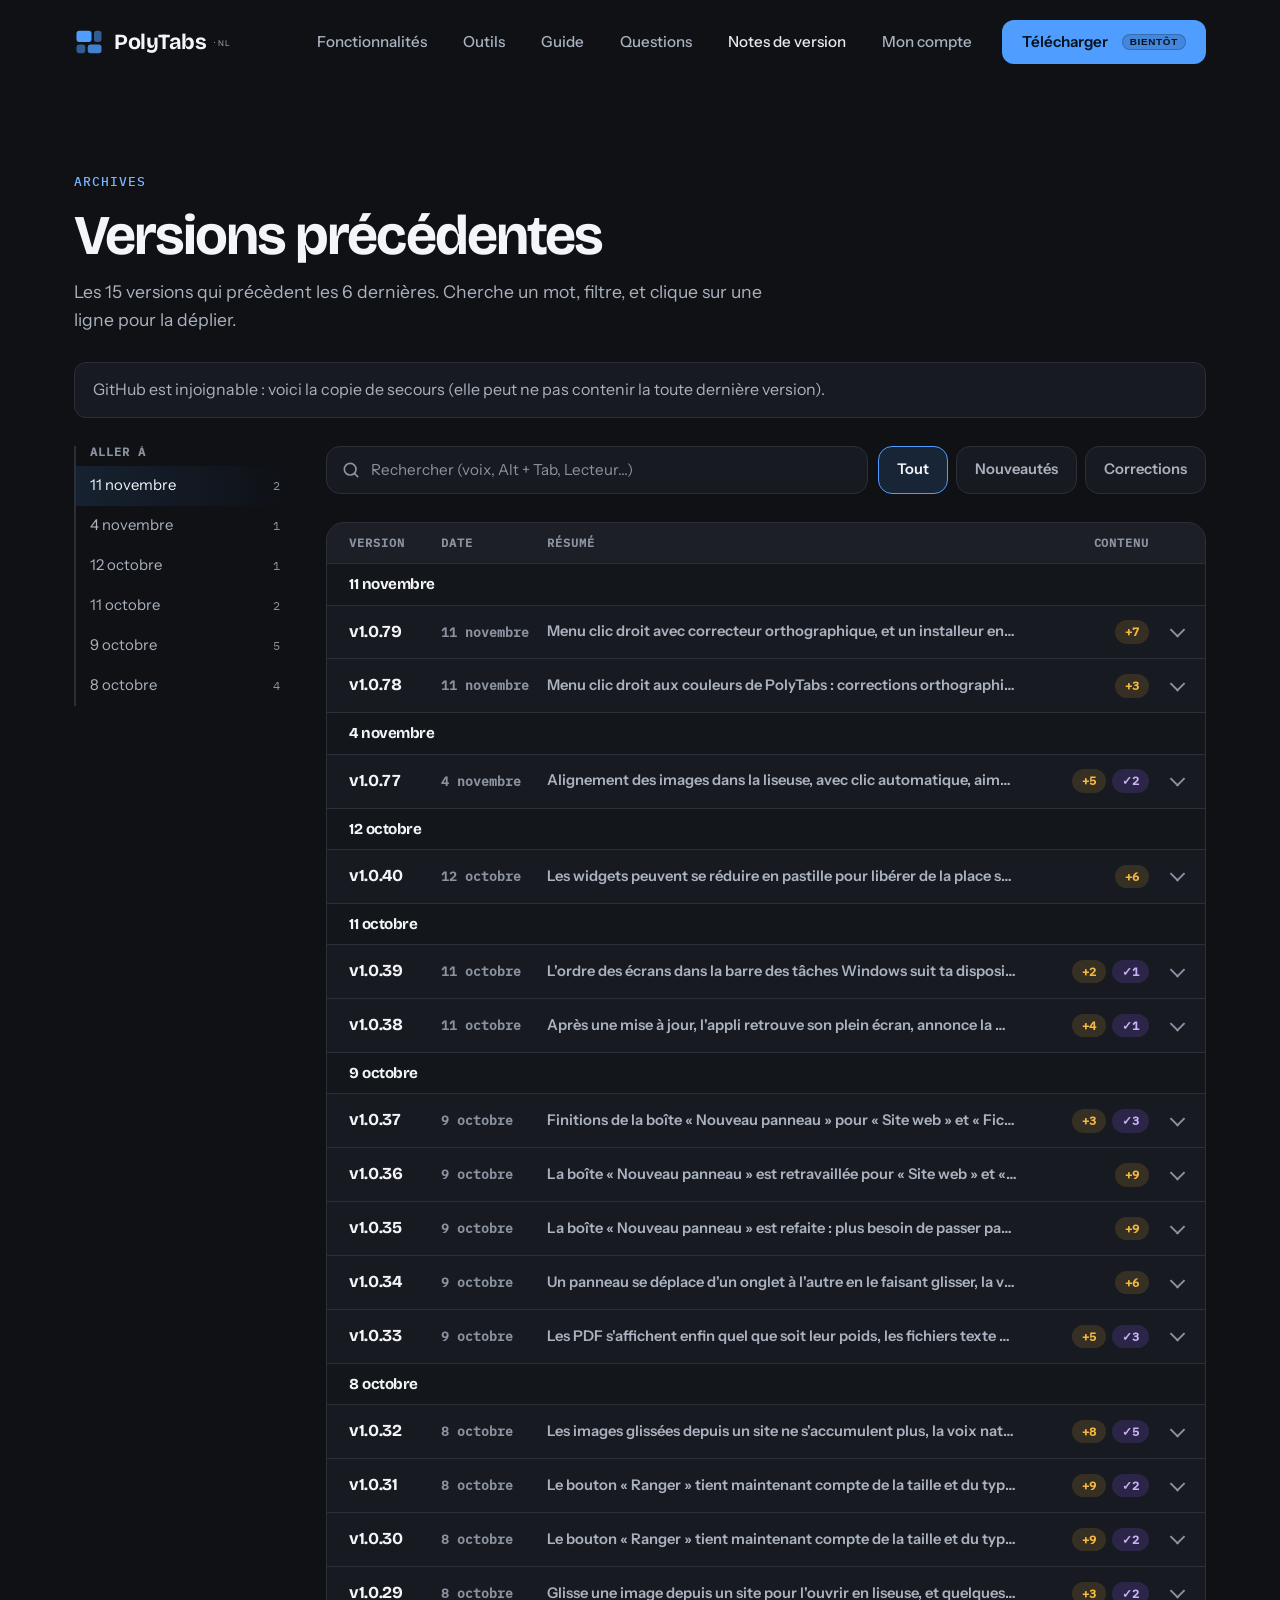
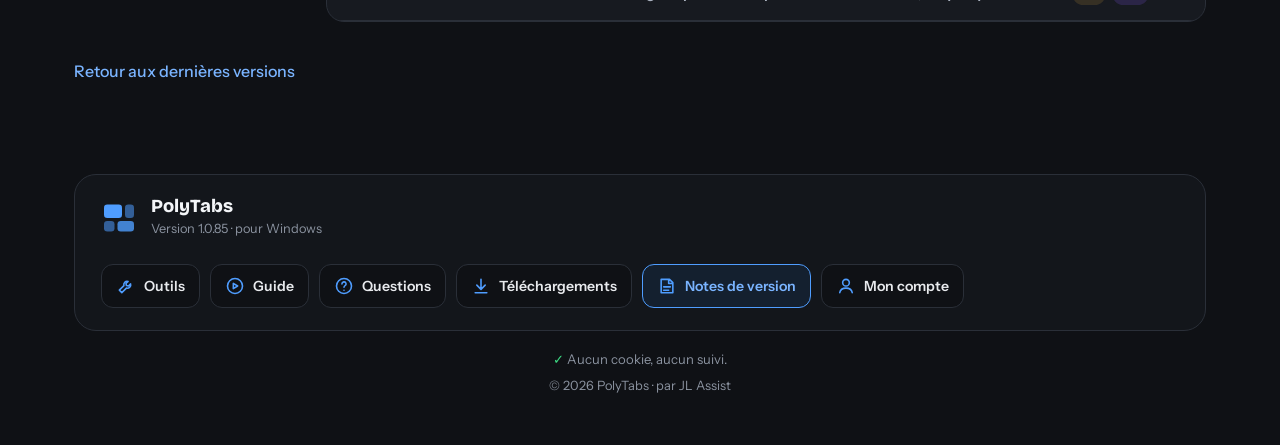
<file: versions-archives.html>
<!DOCTYPE html>
<html lang="fr">
<head>
<meta charset="utf-8">
<meta name="viewport" content="width=device-width, initial-scale=1">
<title>Versions précédentes — PolyTabs</title>
<meta name="description" content="Les versions plus anciennes de PolyTabs : nouveautés et corrections, version par version.">
<meta name="theme-color" content="#0f1115">
<meta name="color-scheme" content="dark">
<meta http-equiv="Content-Security-Policy" content="default-src 'none'; script-src 'self'; style-src 'self'; font-src 'self'; img-src 'self' data:; manifest-src 'self'; connect-src 'self' https://api.github.com; base-uri 'none'; form-action 'none'">
<meta property="og:type" content="website">
<meta property="og:locale" content="fr_FR">
<meta property="og:site_name" content="PolyTabs">
<meta property="og:title" content="Versions précédentes — PolyTabs">
<meta property="og:description" content="Toutes les versions de PolyTabs : nouveautés et corrections, version par version.">
<meta property="og:url" content="https://polytabs.fr/versions-archives.html">
<meta property="og:image" content="https://polytabs.fr/assets/og-image.png?v=9a7d91ef">
<meta property="og:image:width" content="1200">
<meta property="og:image:height" content="630">
<meta name="twitter:card" content="summary_large_image">
<link rel="icon" href="assets/favicon.svg?v=48beb7f9" type="image/svg+xml">
<link rel="icon" href="assets/favicon-32.png?v=5173868e" sizes="32x32" type="image/png">
<link rel="apple-touch-icon" sizes="180x180" href="assets/apple-touch-icon.png?v=8d6229af">
<meta name="apple-mobile-web-app-title" content="PolyTabs">
<link rel="manifest" href="manifest.webmanifest">
<link rel="preload" href="fonts/bricolage-grotesque-opsz.woff2" as="font" type="font/woff2" crossorigin>
<link rel="preload" href="fonts/instrument-sans-400.woff2" as="font" type="font/woff2" crossorigin>
<link rel="stylesheet" href="assets/site.css?v=918ecf33">
<script src="assets/versions.js?v=97e39e30" defer></script>
<script src="assets/menu.js?v=b81032c8" defer></script>
</head>
<body data-page="archives">
<a class="skip" href="#contenu">Aller au contenu</a>

<header class="wrap site-header">
<a class="brand" href="index.html" aria-label="PolyTabs, accueil"><svg viewBox="0 0 24 24" width="30" height="30" fill="none" aria-hidden="true" focusable="false"><rect x="2" y="3" width="12" height="9" rx="2.2" fill="#4f9dff"/><rect x="16" y="3" width="6" height="9" rx="2.2" fill="#4f9dff" opacity=".55"/><rect x="2" y="14" width="7" height="7" rx="2.2" fill="#4f9dff" opacity=".55"/><rect x="11" y="14" width="11" height="7" rx="2.2" fill="#4f9dff" opacity=".8"/></svg><span class="brand-name">PolyTabs</span></a>
<nav class="nav" aria-label="Sections">
<a class="nav-link" href="index.html#fonctionnalites">Fonctionnalités</a>
<a class="nav-link" href="outils.html">Outils</a>
<a class="nav-link" href="guide.html">Guide</a>
<a class="nav-link" href="faq.html">Questions</a>
<a class="nav-link" href="versions.html" aria-current="page">Notes de version</a>
<a class="nav-link" href="connexion.html">Mon compte</a>
<a class="btn btn--sm" data-download href="telecharger.html">Télécharger</a>
</nav>
</header>

<main id="contenu">
<section class="wrap section versions" aria-labelledby="versions-title">
<div class="section-head">
<span class="eyebrow">Archives</span>
<h1 id="versions-title" class="page-title">Versions précédentes</h1>
<p class="sub">Les 15 versions qui précèdent les 6 dernières. Cherche un mot, filtre, et clique sur une ligne pour la déplier.</p>
</div>
<nav id="versions-toc" class="toc" aria-label="Aller à une version" hidden></nav>
<p id="versions-status" class="versions-status" role="status" hidden></p>
<div id="versions-list" class="versions-list">
<noscript><p class="versions-status">Cette page a besoin de JavaScript pour afficher les versions.</p></noscript>
</div>
<a class="link-arrow news-link" href="versions.html">Retour aux dernières versions</a>
</section>
</main>

<footer class="wrap site-footer">
<div class="foot-row">
<div class="brand-line"><svg viewBox="0 0 24 24" width="24" height="24" fill="none" aria-hidden="true" focusable="false"><rect x="2" y="3" width="12" height="9" rx="2.2" fill="#4f9dff"/><rect x="16" y="3" width="6" height="9" rx="2.2" fill="#4f9dff" opacity=".55"/><rect x="2" y="14" width="7" height="7" rx="2.2" fill="#4f9dff" opacity=".55"/><rect x="11" y="14" width="11" height="7" rx="2.2" fill="#4f9dff" opacity=".8"/></svg><span class="bl-copy">© 2026 PolyTabs · par JL Assist<span data-vwrap hidden> · v<span data-version></span></span> · Tous droits réservés</span><span class="bl-id"><b>PolyTabs</b><small><span data-vwrap hidden>Version <span data-version></span> · </span>pour Windows</small></span></div>
<nav aria-label="Liens du pied de page"><a href="outils.html"><svg class="fi" viewBox="0 0 24 24" width="20" height="20" fill="none" stroke="currentColor" stroke-width="1.9" stroke-linecap="round" stroke-linejoin="round" aria-hidden="true" focusable="false"><path d="M14.5 6.5a4 4 0 0 0-5 5L4 17l3 3 5.5-5.5a4 4 0 0 0 5-5l-2.5 2.5-2.5-.5-.5-2.5z"/></svg>Outils</a><a href="guide.html"><svg class="fi" viewBox="0 0 24 24" width="20" height="20" fill="none" stroke="currentColor" stroke-width="1.9" stroke-linecap="round" stroke-linejoin="round" aria-hidden="true" focusable="false"><circle cx="12" cy="12" r="9"/><path d="M10 8.8v6.4l5.2-3.2z"/></svg>Guide</a><a href="faq.html"><svg class="fi" viewBox="0 0 24 24" width="20" height="20" fill="none" stroke="currentColor" stroke-width="1.9" stroke-linecap="round" stroke-linejoin="round" aria-hidden="true" focusable="false"><circle cx="12" cy="12" r="9"/><path d="M9.5 9.5a2.5 2.5 0 1 1 3.5 2.3c-.7.4-1 1-1 1.7M12 17h.01"/></svg>Questions</a><a href="telecharger.html"><svg class="fi" viewBox="0 0 24 24" width="20" height="20" fill="none" stroke="currentColor" stroke-width="1.9" stroke-linecap="round" stroke-linejoin="round" aria-hidden="true" focusable="false"><path d="M12 4v11M7 11l5 5 5-5M5 20h14"/></svg>Téléchargements</a><a href="versions.html" aria-current="page"><svg class="fi" viewBox="0 0 24 24" width="20" height="20" fill="none" stroke="currentColor" stroke-width="1.9" stroke-linecap="round" stroke-linejoin="round" aria-hidden="true" focusable="false"><path d="M5 4h10l4 4v12H5zM14 4v5h5M8 13h8M8 17h6"/></svg>Notes de version</a><a href="connexion.html"><svg class="fi" viewBox="0 0 24 24" width="20" height="20" fill="none" stroke="currentColor" stroke-width="1.9" stroke-linecap="round" stroke-linejoin="round" aria-hidden="true" focusable="false"><circle cx="12" cy="8" r="4"/><path d="M4.5 20c.6-3.6 3.8-5.5 7.5-5.5s6.9 1.9 7.5 5.5"/></svg>Mon compte</a></nav>
</div>
<p class="privacy">Aucun cookie, aucun suivi.</p>
<p class="fb-copy">© 2026 PolyTabs · par JL Assist</p>
</footer>
</body>
</html>
</file>
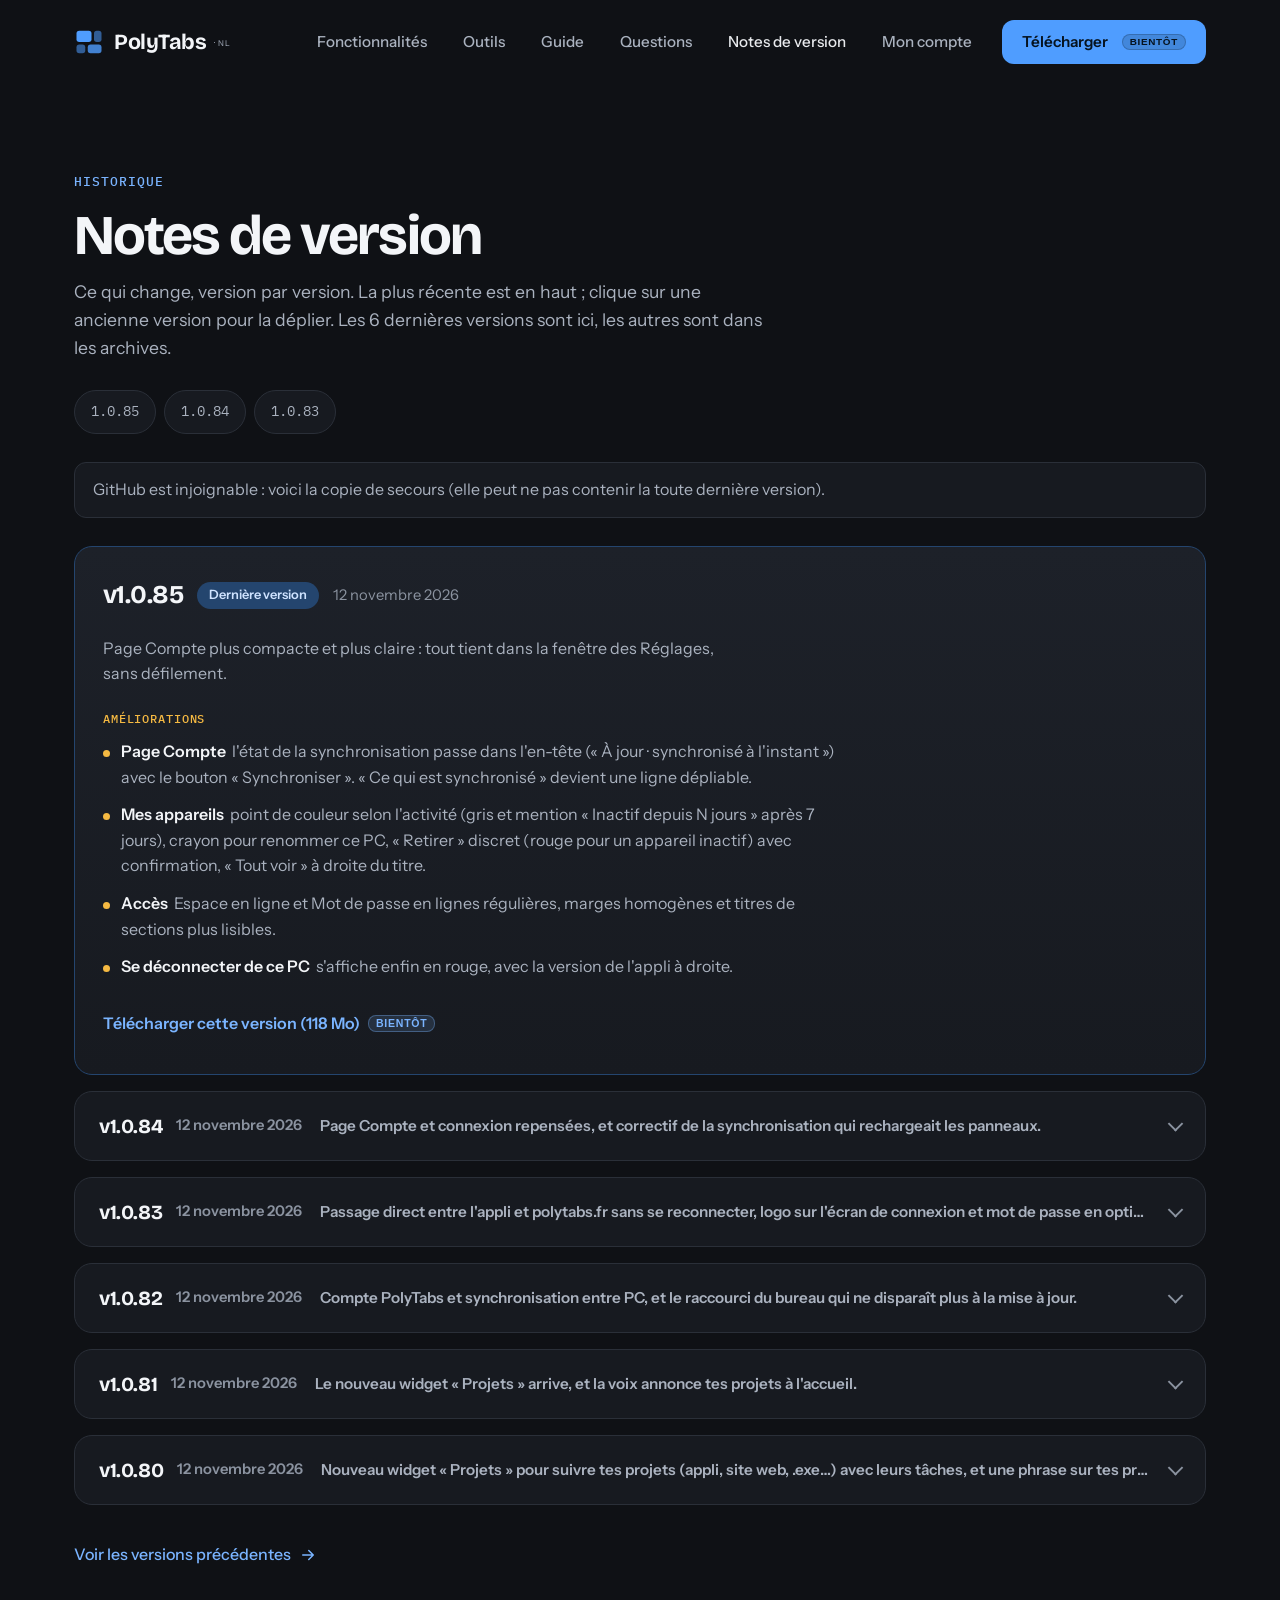
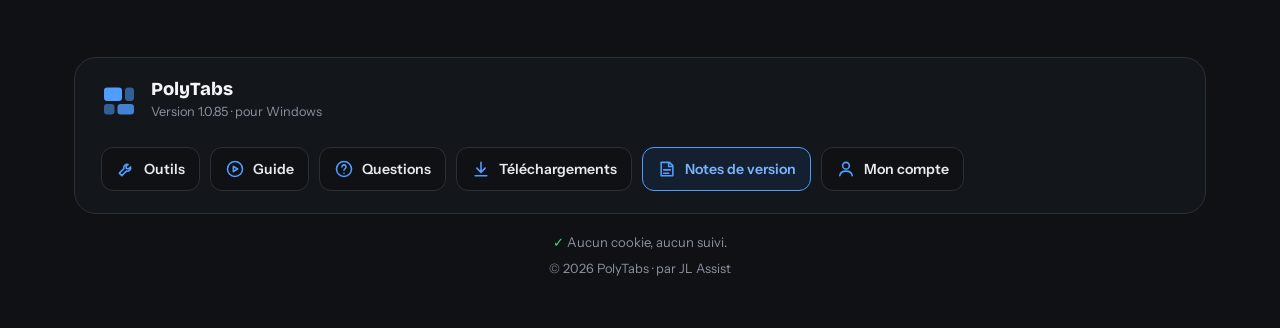
<file: versions.html>
<!DOCTYPE html>
<html lang="fr">
<head>
<meta charset="utf-8">
<meta name="viewport" content="width=device-width, initial-scale=1">
<title>Notes de version — PolyTabs</title>
<link rel="canonical" href="https://polytabs.fr/versions.html">
<meta name="description" content="Toutes les versions de PolyTabs : nouveautés et corrections, version par version, avec le lien de téléchargement de chaque installeur.">
<meta name="theme-color" content="#0f1115">
<meta name="color-scheme" content="dark">
<meta http-equiv="Content-Security-Policy" content="default-src 'none'; script-src 'self'; style-src 'self'; font-src 'self'; img-src 'self' data:; manifest-src 'self'; connect-src 'self' https://api.github.com; base-uri 'none'; form-action 'none'">
<meta property="og:type" content="website">
<meta property="og:locale" content="fr_FR">
<meta property="og:site_name" content="PolyTabs">
<meta property="og:title" content="Notes de version — PolyTabs">
<meta property="og:description" content="Toutes les versions de PolyTabs : nouveautés et corrections, version par version.">
<meta property="og:url" content="https://polytabs.fr/versions.html">
<meta property="og:image" content="https://polytabs.fr/assets/og-image.png?v=9a7d91ef">
<meta property="og:image:width" content="1200">
<meta property="og:image:height" content="630">
<meta name="twitter:card" content="summary_large_image">
<link rel="icon" href="assets/favicon.svg?v=48beb7f9" type="image/svg+xml">
<link rel="icon" href="assets/favicon-32.png?v=5173868e" sizes="32x32" type="image/png">
<link rel="apple-touch-icon" sizes="180x180" href="assets/apple-touch-icon.png?v=8d6229af">
<meta name="apple-mobile-web-app-title" content="PolyTabs">
<link rel="manifest" href="manifest.webmanifest">
<link rel="preload" href="fonts/bricolage-grotesque-opsz.woff2" as="font" type="font/woff2" crossorigin>
<link rel="preload" href="fonts/instrument-sans-400.woff2" as="font" type="font/woff2" crossorigin>
<link rel="stylesheet" href="assets/site.css?v=918ecf33">
<script src="assets/versions.js?v=97e39e30" defer></script>
<script src="assets/menu.js?v=b81032c8" defer></script>
</head>
<body data-page="recent">
<a class="skip" href="#contenu">Aller au contenu</a>

<header class="wrap site-header">
<a class="brand" href="index.html" aria-label="PolyTabs, accueil"><svg viewBox="0 0 24 24" width="30" height="30" fill="none" aria-hidden="true" focusable="false"><rect x="2" y="3" width="12" height="9" rx="2.2" fill="#4f9dff"/><rect x="16" y="3" width="6" height="9" rx="2.2" fill="#4f9dff" opacity=".55"/><rect x="2" y="14" width="7" height="7" rx="2.2" fill="#4f9dff" opacity=".55"/><rect x="11" y="14" width="11" height="7" rx="2.2" fill="#4f9dff" opacity=".8"/></svg><span class="brand-name">PolyTabs</span></a>
<nav class="nav" aria-label="Sections">
<a class="nav-link" href="index.html#fonctionnalites">Fonctionnalités</a>
<a class="nav-link" href="outils.html">Outils</a>
<a class="nav-link" href="guide.html">Guide</a>
<a class="nav-link" href="faq.html">Questions</a>
<a class="nav-link" href="versions.html" aria-current="page">Notes de version</a>
<a class="nav-link" href="connexion.html">Mon compte</a>
<a class="btn btn--sm" data-download href="telecharger.html">Télécharger</a>
</nav>
</header>

<main id="contenu">
<section class="wrap section versions" aria-labelledby="versions-title">
<div class="section-head">
<span class="eyebrow">Historique</span>
<h1 id="versions-title" class="page-title">Notes de version</h1>
<p class="sub">Ce qui change, version par version. La plus récente est en haut ; clique sur une ancienne version pour la déplier. Les 6 dernières versions sont ici, les autres sont dans les archives.</p>
</div>
<nav id="versions-toc" class="toc" aria-label="Aller à une version" hidden></nav>
<p id="versions-status" class="versions-status" role="status" hidden></p>
<div id="versions-list" class="versions-list">
<noscript><p class="versions-status">Cette page a besoin de JavaScript pour afficher les versions.</p></noscript>
</div>
<a class="link-arrow news-link" id="versions-more" href="versions-archives.html" hidden>Voir les versions précédentes<svg viewBox="0 0 24 24" width="18" height="18" fill="none" stroke="currentColor" stroke-width="2" stroke-linecap="round" stroke-linejoin="round" aria-hidden="true" focusable="false"><path d="M5 12h14M13 6l6 6-6 6"/></svg></a>
</section>
</main>

<footer class="wrap site-footer">
<div class="foot-row">
<div class="brand-line"><svg viewBox="0 0 24 24" width="24" height="24" fill="none" aria-hidden="true" focusable="false"><rect x="2" y="3" width="12" height="9" rx="2.2" fill="#4f9dff"/><rect x="16" y="3" width="6" height="9" rx="2.2" fill="#4f9dff" opacity=".55"/><rect x="2" y="14" width="7" height="7" rx="2.2" fill="#4f9dff" opacity=".55"/><rect x="11" y="14" width="11" height="7" rx="2.2" fill="#4f9dff" opacity=".8"/></svg><span class="bl-copy">© 2026 PolyTabs · par JL Assist<span data-vwrap hidden> · v<span data-version></span></span> · Tous droits réservés</span><span class="bl-id"><b>PolyTabs</b><small><span data-vwrap hidden>Version <span data-version></span> · </span>pour Windows</small></span></div>
<nav aria-label="Liens du pied de page"><a href="outils.html"><svg class="fi" viewBox="0 0 24 24" width="20" height="20" fill="none" stroke="currentColor" stroke-width="1.9" stroke-linecap="round" stroke-linejoin="round" aria-hidden="true" focusable="false"><path d="M14.5 6.5a4 4 0 0 0-5 5L4 17l3 3 5.5-5.5a4 4 0 0 0 5-5l-2.5 2.5-2.5-.5-.5-2.5z"/></svg>Outils</a><a href="guide.html"><svg class="fi" viewBox="0 0 24 24" width="20" height="20" fill="none" stroke="currentColor" stroke-width="1.9" stroke-linecap="round" stroke-linejoin="round" aria-hidden="true" focusable="false"><circle cx="12" cy="12" r="9"/><path d="M10 8.8v6.4l5.2-3.2z"/></svg>Guide</a><a href="faq.html"><svg class="fi" viewBox="0 0 24 24" width="20" height="20" fill="none" stroke="currentColor" stroke-width="1.9" stroke-linecap="round" stroke-linejoin="round" aria-hidden="true" focusable="false"><circle cx="12" cy="12" r="9"/><path d="M9.5 9.5a2.5 2.5 0 1 1 3.5 2.3c-.7.4-1 1-1 1.7M12 17h.01"/></svg>Questions</a><a href="telecharger.html"><svg class="fi" viewBox="0 0 24 24" width="20" height="20" fill="none" stroke="currentColor" stroke-width="1.9" stroke-linecap="round" stroke-linejoin="round" aria-hidden="true" focusable="false"><path d="M12 4v11M7 11l5 5 5-5M5 20h14"/></svg>Téléchargements</a><a href="versions.html" aria-current="page"><svg class="fi" viewBox="0 0 24 24" width="20" height="20" fill="none" stroke="currentColor" stroke-width="1.9" stroke-linecap="round" stroke-linejoin="round" aria-hidden="true" focusable="false"><path d="M5 4h10l4 4v12H5zM14 4v5h5M8 13h8M8 17h6"/></svg>Notes de version</a><a href="connexion.html"><svg class="fi" viewBox="0 0 24 24" width="20" height="20" fill="none" stroke="currentColor" stroke-width="1.9" stroke-linecap="round" stroke-linejoin="round" aria-hidden="true" focusable="false"><circle cx="12" cy="8" r="4"/><path d="M4.5 20c.6-3.6 3.8-5.5 7.5-5.5s6.9 1.9 7.5 5.5"/></svg>Mon compte</a></nav>
</div>
<p class="privacy">Aucun cookie, aucun suivi.</p>
<p class="fb-copy">© 2026 PolyTabs · par JL Assist</p>
</footer>
</body>
</html>
</file>
<file: assets/site.css>
/* PolyTabs — site de présentation. Aucune ressource externe : polices et images sont hébergées avec la page. */

@font-face { font-family: "Bricolage Grotesque"; src: url("../fonts/bricolage-grotesque-opsz.woff2") format("woff2"); font-weight: 200 800; font-style: normal; font-display: swap; }
@font-face { font-family: "Instrument Sans"; src: url("../fonts/instrument-sans-400.woff2") format("woff2"); font-weight: 400; font-style: normal; font-display: swap; }
@font-face { font-family: "Instrument Sans"; src: url("../fonts/instrument-sans-500.woff2") format("woff2"); font-weight: 500; font-style: normal; font-display: swap; }
@font-face { font-family: "Instrument Sans"; src: url("../fonts/instrument-sans-600.woff2") format("woff2"); font-weight: 600; font-style: normal; font-display: swap; }
@font-face { font-family: "IBM Plex Mono"; src: url("../fonts/ibm-plex-mono-400.woff2") format("woff2"); font-weight: 400; font-style: normal; font-display: swap; }
@font-face { font-family: "IBM Plex Mono"; src: url("../fonts/ibm-plex-mono-500.woff2") format("woff2"); font-weight: 500; font-style: normal; font-display: swap; }

:root {
  --bg: #0f1115; --panel: #171a20; --panel-2: #1d2129; --panel-3: #13161b;
  --line: #2a2f38; --line-2: #3a4048;
  --text: #e8eaed; --head: #f3f5f8; --dim: #aab2bf; --mute: #8b93a0;
  --accent: #4f9dff; --accent-soft: #7ab4ff; --accent-deep: #24456e;
  --amber: #f5b942; --amber-bg: #5c4a1f; --violet: #cdb0fb; --violet-bg: #3a2f5c;
  --f-display: "Bricolage Grotesque", "Segoe UI Variable Display", "Segoe UI", system-ui, sans-serif;
  --f-body: "Instrument Sans", "Segoe UI", system-ui, sans-serif;
  --f-mono: "IBM Plex Mono", Consolas, monospace;
}
* { box-sizing: border-box; }
html { scroll-behavior: smooth; -webkit-text-size-adjust: 100%; }
body { margin: 0; background: var(--bg); color: var(--text); font-family: var(--f-body); font-size: 1rem; line-height: 1.6; overflow-x: hidden; overflow-x: clip; }
/* Un mot plus large que l'écran (texte très agrandi, petit écran) est coupé plutôt que de faire défiler la page ; sans ce cas, rien ne change. */
body { overflow-wrap: break-word; }
h1, h2, h3, kbd { overflow-wrap: anywhere; }
img, svg { display: block; max-width: 100%; }
a { color: var(--accent-soft); }
a:hover { color: #a9cdff; }
a:focus-visible, summary:focus-visible, button:focus-visible { outline: 2px solid #8bbcff; outline-offset: 3px; border-radius: 8px; }
.mp-head:focus-visible, .mock-tab:focus-visible { outline-offset: -3px; }
p, h1, h2, h3 { margin: 0; }
.skip { position: absolute; left: 12px; top: -60px; z-index: 100; padding: 10px 16px; border-radius: 10px; background: var(--accent); color: #06131f; font-weight: 600; text-decoration: none; }
.skip:focus { top: 12px; }
.wrap { max-width: 1180px; margin: 0 auto; padding-left: 24px; padding-right: 24px; }

/* ---------- barre du haut ---------- */
.site-header { display: flex; flex-wrap: wrap; align-items: center; justify-content: space-between; gap: 12px 32px; padding-top: 18px; padding-bottom: 18px; }
.brand { min-height: 44px; display: flex; align-items: center; gap: 10px; text-decoration: none; color: var(--head); }
.brand:hover { color: var(--head); }
.brand-name { font-family: var(--f-display); font-weight: 700; font-size: 1.35rem; letter-spacing: -0.02em; }
.nav { display: flex; flex-wrap: wrap; align-items: center; gap: 0 8px; }
.nav-link { padding: 12px 14px; font-size: .95rem; font-weight: 500; color: var(--dim); text-decoration: none; }
.nav-link:hover { color: var(--text); }
.btn { display: inline-flex; align-items: center; gap: 12px; border-radius: 14px; background: var(--accent); color: #06131f; font-weight: 600; text-decoration: none; transition: background .15s, transform .15s; }
.btn:hover { background: #7ab4ff; color: #06131f; }
.btn:active { transform: translateY(1px); }
.btn--sm { margin-left: 8px; min-height: 44px; padding: 0 20px; border-radius: 12px; font-size: .95rem; }
.btn--lg { min-height: 56px; padding: 0 28px; font-size: 1.05rem; }
.btn { max-width: 100%; }
.btn span { min-width: 0; overflow-wrap: anywhere; }      /* un libellé long (grand texte, petit écran) passe à la ligne au lieu de déborder */
.btn svg { flex: none; }
.link-arrow { min-height: 44px; display: inline-flex; align-items: center; gap: 8px; font-weight: 500; text-decoration: none; }

/* ---------- héros ---------- */
.hero { display: flex; flex-wrap: wrap; align-items: center; gap: 56px; padding-top: 48px; padding-bottom: 40px; }
.hero-copy { flex: 1 1 440px; min-width: 0; display: flex; flex-direction: column; align-items: flex-start; gap: 28px; }
.chip { display: inline-flex; align-items: center; gap: 8px; padding: 6px 14px; border-radius: 999px; border: 1px solid var(--line); background: var(--panel); color: var(--dim); font-size: .85rem; font-weight: 500; }
.chip i { width: 8px; height: 8px; border-radius: 50%; background: var(--accent); flex: none; }
h1 { font-family: var(--f-display); font-weight: 700; font-size: clamp(2.5rem, 6vw, 4.5rem); line-height: 1.02; letter-spacing: -0.035em; color: var(--head); text-wrap: balance; }
.lead { max-width: 34em; font-size: 1.2rem; line-height: 1.6; color: var(--dim); text-wrap: pretty; }
.actions { display: flex; flex-wrap: wrap; align-items: center; gap: 12px 28px; }
.fines { display: flex; flex-direction: column; gap: 4px; }
.fine { font-size: .9rem; color: var(--mute); }
.fine a { font-weight: 500; }

/* ---------- maquette interactive ---------- */
.mock-fig { flex: 1 1 520px; min-width: 0; margin: 0; display: flex; flex-direction: column; gap: 14px; }
.mock { background: var(--panel); border: 1px solid var(--line); border-radius: 16px; box-shadow: 0 40px 90px rgba(0, 0, 0, .55); overflow: hidden; }
.mock-bar { background: var(--panel-2); border-bottom: 1px solid var(--line); padding: 0 6px 0 14px; min-height: 48px; display: flex; align-items: center; gap: 8px; }
.mock-name { font-weight: 700; font-size: 13px; color: var(--text); margin-right: 6px; }
.mock-dot { width: 26px; height: 26px; border-radius: 8px; border: 1px solid var(--line); flex: none; }
.mock-dot--add { background: var(--accent); border-color: var(--accent); display: flex; align-items: center; justify-content: center; }
.mock-spacer { flex: 1; }
.mock-tab { appearance: none; border: 0; background: transparent; padding: 0; min-width: 44px; min-height: 44px; display: flex; align-items: center; justify-content: center; cursor: pointer; font: inherit; }
.mock-tab span { white-space: nowrap; padding: 3px 12px; border-radius: 7px; background: transparent; color: var(--mute); font-size: 12.5px; font-weight: 600; }
.mock-tab[aria-pressed="true"] span { background: var(--accent-deep); color: #cfe3ff; }
.mock-grid { background: var(--bg); padding: 16px 16px 20px; display: grid; grid-template-columns: repeat(auto-fit, minmax(min(230px, 100%), 1fr)); gap: 12px; }
.mock-grid[hidden] { display: none; }
.mp { position: relative; min-width: 0; display: flex; }
.mp-box { flex: 1; min-width: 0; background: var(--panel); border: 1px solid var(--line); border-radius: 12px; overflow: hidden; display: flex; flex-direction: column; }
.mp.is-front .mp-box { border-color: var(--accent); box-shadow: 0 18px 40px rgba(0, 0, 0, .55); }
.mp-head { appearance: none; border: 0; border-bottom: 1px solid var(--line); background: var(--panel-2); width: 100%; min-height: 44px; padding: 6px 10px; display: flex; align-items: center; gap: 8px; font: inherit; color: var(--text); text-align: left; cursor: pointer; }
.mp-head:hover { background: #242a34; }
html:not(.js) .mp-head, html:not(.js) .mock-tab { cursor: default; }
.mp-ic { width: 22px; height: 22px; border-radius: 6px; display: flex; align-items: center; justify-content: center; flex: none; }
.mp-ic--web { background: var(--accent-deep); color: #8bbcff; }
.mp-ic--local { background: var(--violet-bg); color: var(--violet); }
.mp-ic--widget { background: var(--amber-bg); color: var(--amber); }
.mp-title { font-size: 12.5px; font-weight: 600; flex: 1; min-width: 0; white-space: nowrap; overflow: hidden; text-overflow: ellipsis; }
.mp-badge { font-family: var(--f-mono); font-size: 9.5px; font-weight: 500; padding: 2px 6px; border-radius: 5px; }
.mp-badge--web { background: var(--accent-deep); color: #8bbcff; }
.mp-badge--local { background: var(--violet-bg); color: var(--violet); }
.mp-badge--widget { background: var(--amber-bg); color: var(--amber); }
.mp-late { padding: 2px 8px; border-radius: 999px; background: var(--amber-bg); color: var(--amber); font-size: 10.5px; font-weight: 600; }
.mp-body { padding: 14px; display: flex; flex-direction: column; gap: 9px; }
.sk { display: block; height: 7px; border-radius: 4px; background: var(--line); }
.sk--h { height: 9px; background: var(--line-2); }
.mp-body .sk:nth-child(1) { width: 46%; } .mp-body .sk:nth-child(2) { width: 92%; } .mp-body .sk:nth-child(3) { width: 78%; }
.bars { display: flex; align-items: flex-end; gap: 7px; height: 46px; margin-top: 6px; }
.bars span { flex: 1; border-radius: 4px 4px 0 0; background: var(--accent-deep); }
.bars span.hi { background: var(--accent); }
.log { padding: 12px 12px 24px; font-family: var(--f-mono); font-size: 11px; line-height: 1.5; color: var(--mute); white-space: nowrap; overflow: hidden; display: flex; flex-direction: column; gap: 5px; }
.log .warn { color: var(--amber); }
.clock { align-items: center; gap: 6px; }
.clock-time { font-family: var(--f-display); font-weight: 700; font-size: 44px; line-height: 1; letter-spacing: -0.03em; color: var(--head); }
.clock-date { font-size: 12px; color: var(--mute); }
.clock-alarm { margin-top: 4px; padding: 3px 10px; border-radius: 999px; background: var(--amber-bg); color: var(--amber); font-size: 11px; font-weight: 600; }
.todo { margin: 0; padding: 12px 14px; display: flex; flex-direction: column; gap: 9px; font-size: 12.5px; }
.todo li { list-style: none; display: flex; align-items: center; gap: 9px; color: var(--text); }
.todo .box { width: 15px; height: 15px; border-radius: 4px; border: 1.5px solid var(--line-2); flex: none; }
.todo .done { color: var(--mute); text-decoration: line-through; }
.todo .done .box { background: var(--accent); border-color: var(--accent); }
.todo .late .box { border-color: var(--amber); }
.cal-title { font-size: 12.5px; font-weight: 600; color: var(--head); }
.cal-grid { display: grid; grid-template-columns: repeat(7, minmax(0, 1fr)); gap: 3px; text-align: center; font-size: 11.5px; color: #c5ccd6; }
.cal-grid--wd { font-size: 10.5px; color: var(--mute); }
.cal-grid .today { background: var(--accent); color: #06131f; font-weight: 700; border-radius: 6px; }
.cal-grid span { padding: 3px 0; }
.note { padding: 14px; display: flex; flex-direction: column; gap: 8px; font-size: 12.5px; line-height: 1.5; color: #c5ccd6; }
.note b { color: var(--head); }
.timer-time { font-family: var(--f-display); font-weight: 700; font-size: 40px; line-height: 1; letter-spacing: -0.03em; color: var(--head); }
.timer-bar { width: 100%; height: 6px; border-radius: 3px; background: var(--line); display: flex; }
.timer-bar i { width: 58%; border-radius: 3px; background: var(--accent); }
.mp--clock { margin-top: -26px; }
.mp--todo { margin: -38px 0 0 22px; }
.mp--note { margin-top: 30px; }
.mp--timer { margin: -34px 0 0 22px; }
.mp--cal .cal-pad { padding-bottom: 28px; }
.mock-cap { font-size: .85rem; color: var(--mute); text-align: center; }

/* ---------- vidéo ---------- */
.demo { margin: 0; display: flex; flex-direction: column; align-items: center; gap: 14px; }
.demo-video { display: block; width: 100%; max-width: 1000px; height: auto; aspect-ratio: 16 / 9; background: #000; border: 1px solid var(--line); border-radius: 16px; box-shadow: 0 30px 80px rgba(0, 0, 0, .5); }
.demo-video a { text-decoration: underline; }      /* texte de secours (navigateur sans lecteur vidéo) : le lien se distingue aussi par le soulignement */
.demo-video:focus-visible { outline: 2px solid #8bbcff; outline-offset: 4px; }
.demo-tall { display: none; max-width: 360px; aspect-ratio: 9 / 16; }
.demo figcaption { max-width: 40rem; font-size: .9rem; color: var(--mute); text-align: center; }
.demo-transcript { width: 100%; max-width: 50rem; margin: 0 auto; }
.demo-steps { margin: 0; padding-left: 1.25rem; display: flex; flex-direction: column; gap: 10px; }
.demo-steps b { font-family: var(--f-mono); font-weight: 500; color: var(--accent-soft); }
@media (max-width: 560px) { .demo-wide { display: none; } .demo-tall { display: block; } }

/* ---------- faits ---------- */
.facts { display: grid; grid-template-columns: repeat(3, 1fr); gap: 16px; padding: 0; border: 0; margin-bottom: 24px; }
.facts p { display: flex; flex-direction: column; align-items: center; gap: 4px; text-align: center; padding: 26px 12px; border: 1px solid var(--line); border-radius: 18px; background: var(--panel); color: var(--dim); font-size: 1rem; }
.facts b { font-family: var(--f-display); font-size: 2.6rem; line-height: 1.1; color: var(--accent); }

/* ---------- sections ---------- */
.section { padding-top: 88px; padding-bottom: 32px; display: flex; flex-direction: column; gap: 44px; }
.section-head { display: flex; flex-direction: column; gap: 14px; max-width: 44rem; }
.eyebrow { font-family: var(--f-mono); font-size: .8rem; font-weight: 500; letter-spacing: .08em; text-transform: uppercase; color: var(--accent-soft); }
h2 { font-family: var(--f-display); font-weight: 700; font-size: clamp(2rem, 4.2vw, 3rem); line-height: 1.08; letter-spacing: -0.03em; color: var(--head); text-wrap: balance; }
.sub { font-size: 1.1rem; color: var(--dim); text-wrap: pretty; }
.rows { display: flex; flex-direction: column; gap: 20px; }
.row { display: flex; flex-wrap: wrap; gap: 20px; }
.card { background: var(--panel); border: 1px solid var(--line); border-radius: 18px; padding: 28px; display: flex; flex-direction: column; gap: 14px; min-width: 0; }
.card--tool { padding: 26px; }
.f3 { flex: 3 1 420px; } .f2 { flex: 2 1 300px; } .f1 { flex: 1 1 280px; }
.ic { width: 40px; height: 40px; border-radius: 11px; display: flex; align-items: center; justify-content: center; flex: none; }
.ic--blue { background: var(--accent-deep); color: #8bbcff; }
.ic--violet { background: var(--violet-bg); color: var(--violet); }
.ic--amber { background: var(--amber-bg); color: var(--amber); }
h3 { font-family: var(--f-display); font-size: 1.3rem; line-height: 1.2; letter-spacing: -0.01em; font-weight: 700; color: var(--head); }
.card--lg h3 { font-size: 1.45rem; }
.card--tool h3, .card--tool h4 { font-family: var(--f-display); font-size: 1.25rem; line-height: 1.2; font-weight: 700; letter-spacing: 0; color: var(--head); margin: 0; }
.tools-h { margin: 6px 0 -22px; font-family: var(--f-display); font-size: 1.2rem; font-weight: 700; letter-spacing: -0.01em; color: var(--head); }
.tools--panel { grid-template-columns: repeat(auto-fit, minmax(min(300px, 100%), 1fr)); }
.tags--actions { margin-top: 2px; }
.tags--actions .tag { display: inline-flex; align-items: center; gap: 6px; }
.tag kbd { font-size: .7rem; padding: 1px 6px; }
.card p { color: var(--dim); line-height: 1.65; text-wrap: pretty; }
.stack { position: relative; height: 120px; margin-top: 6px; }
.stack span { position: absolute; width: 52%; height: 78px; border-radius: 10px; }
.stack .s1 { left: 0; top: 0; background: var(--panel-2); border: 1px solid var(--line); }
.stack .s2 { left: 16%; top: 22px; background: var(--accent-deep); border: 1px solid #3a6aa6; }
.stack .s3 { left: 34%; top: 42px; background: var(--panel); border: 1px solid var(--accent); box-shadow: 0 14px 30px rgba(0, 0, 0, .5); }
.tags { display: flex; flex-wrap: wrap; gap: 8px; margin-top: 4px; padding: 0; list-style: none; }
.tag { padding: 6px 12px; border-radius: 999px; border: 1px solid var(--line); background: var(--panel-2); font-size: .85rem; color: #c5ccd6; }
.tag--ext { font-family: var(--f-mono); padding: 5px 10px; border-radius: 8px; border: 0; background: var(--violet-bg); color: #d9c4fc; font-size: .8rem; }
.wgts { display: grid; grid-template-columns: repeat(auto-fit, minmax(min(150px, 100%), 1fr)); gap: 8px; margin: 4px 0 0; padding: 0; list-style: none; }
.wgts li { display: flex; align-items: center; gap: 9px; padding: 9px 12px; border-radius: 10px; background: var(--panel-2); border: 1px solid var(--line); font-size: .9rem; color: #dfe3ea; }
.tools { display: grid; grid-template-columns: repeat(auto-fit, minmax(min(300px, 100%), 1fr)); gap: 20px; }
.tools .card p { line-height: 1.6; }
.keys { display: flex; flex-wrap: wrap; gap: 6px; margin-top: auto; }
kbd { font-family: var(--f-mono); font-size: .78rem; padding: 3px 9px; border-radius: 7px; border: 1px solid var(--line-2); border-bottom-width: 2px; background: var(--panel-2); color: var(--text); }
.keys--sm kbd { font-size: .75rem; padding: 2px 8px; border-radius: 6px; }
.note-small { margin-top: auto; font-size: .85rem; color: var(--mute); }
.shortcuts { display: flex; flex-wrap: wrap; align-items: center; gap: 12px 22px; padding: 20px 24px; border-radius: 16px; border: 1px solid var(--line); background: var(--panel-3); }
.shortcuts strong { font-weight: 600; color: var(--head); }
.shortcuts span { display: flex; align-items: center; gap: 8px; color: var(--dim); font-size: .95rem; }
.shortcuts .keys { margin: 0; gap: 4px; }

/* ---------- nouveautés (statiques, remplacées par les notes de la dernière version si GitHub répond) ---------- */
.news-grid { display: grid; grid-template-columns: repeat(auto-fit, minmax(min(250px, 100%), 1fr)); gap: 20px; }
.news-card { background: var(--panel); border: 1px solid var(--line); border-radius: 18px; padding: 26px; display: flex; flex-direction: column; gap: 10px; min-width: 0; }
.news-tag { font-family: var(--f-mono); font-size: .75rem; font-weight: 500; letter-spacing: .06em; text-transform: uppercase; color: var(--amber); }
.news-card h3 { font-size: 1.25rem; line-height: 1.25; letter-spacing: 0; }
.news-card p { color: var(--dim); line-height: 1.6; text-wrap: pretty; }
.news-card code { font-family: var(--f-mono); font-size: .85em; padding: 1px 6px; border-radius: 5px; background: var(--panel-2); color: var(--text); }
.news-link { align-self: flex-start; }

/* ---------- prise en main ---------- */
.steps { display: grid; grid-template-columns: repeat(auto-fit, minmax(min(280px, 100%), 1fr)); gap: 36px 40px; margin: 0; padding: 0; list-style: none; }
.step { display: flex; flex-direction: column; gap: 12px; padding-top: 22px; border-top: 1px solid var(--line-2); }
.step-n { font-family: var(--f-display); font-weight: 700; font-size: 3.6rem; line-height: 1; letter-spacing: -0.04em; color: var(--accent); }
.step h3 { font-size: 1.35rem; }
.step p { color: var(--dim); line-height: 1.65; text-wrap: pretty; }

/* ---------- questions ---------- */
.faq-wrap { display: flex; flex-wrap: wrap; gap: 40px 72px; align-items: flex-start; }
.faq-intro { flex: 1 1 300px; min-width: 0; display: flex; flex-direction: column; gap: 14px; }
.faq { flex: 2 1 520px; min-width: 0; display: flex; flex-direction: column; }
details { border-top: 1px solid var(--line); }
details:last-child { border-bottom: 1px solid var(--line); }
summary { min-height: 64px; display: flex; align-items: center; justify-content: space-between; gap: 16px; cursor: pointer; font-weight: 600; font-size: 1.08rem; color: var(--head); list-style: none; }
summary::-webkit-details-marker { display: none; }
summary > svg { flex: none; transition: transform .2s ease; }
details[open] summary > svg { transform: rotate(45deg); }
.answer { margin: 0 0 22px; display: flex; flex-direction: column; gap: 12px; color: var(--dim); line-height: 1.7; max-width: 40rem; text-wrap: pretty; }

/* ---------- appel final ---------- */
.cta-wrap { padding-top: 72px; padding-bottom: 40px; }
.cta { background: var(--panel); border: 1px solid var(--line); border-radius: 28px; padding: clamp(32px, 6vw, 72px); display: flex; flex-direction: column; align-items: flex-start; gap: 24px; }
.cta h2 { max-width: 18em; font-size: clamp(2rem, 4.6vw, 3.4rem); line-height: 1.05; letter-spacing: -0.035em; }
.cta p { max-width: 36em; font-size: 1.1rem; color: var(--dim); text-wrap: pretty; }

/* ---------- pied de page ---------- */
.site-footer { padding-top: 24px; padding-bottom: 48px; color: var(--mute); font-size: .9rem; }
.foot-row { display: flex; flex-wrap: wrap; align-items: center; justify-content: space-between; gap: 16px 32px; }
.site-footer .brand-line { display: flex; align-items: center; gap: 10px; }
.site-footer nav { display: flex; flex-wrap: wrap; gap: 0 8px; }
.site-footer nav a { padding: 12px; text-decoration: none; }
.privacy { margin-top: 20px; font-size: .82rem; color: var(--mute); max-width: 48rem; }

@keyframes rise { from { opacity: 0; transform: translateY(16px); } }
.rise { animation: rise .8s cubic-bezier(.2, .7, .2, 1) backwards; }
.rise-2 { animation-delay: .12s; }
@media (max-width: 420px) {
  .mock-dot:not(.mock-dot--add) { display: none; }
}
@media (max-width: 640px) {
  .section { padding-top: 64px; gap: 32px; }
  .hero { gap: 40px; padding-top: 32px; }
  .nav-link { padding: 12px 10px; }
  .btn--sm { margin-left: 0; }
}
@media (prefers-reduced-motion: reduce) {
  .rise { animation: none; }
  html { scroll-behavior: auto; }
  .btn, summary svg { transition: none; }
}

/* Mode contraste élevé de Windows : les couleurs sont remplacées par celles du système ; on garde de quoi distinguer les états. */
@media (forced-colors: active) {
  .btn { border: 1px solid ButtonText; }
  .chip i { forced-color-adjust: none; }
  .mock-tab[aria-pressed="true"] span { outline: 2px solid Highlight; }
  .mp.is-front .mp-box { outline: 2px solid Highlight; }
  .ic, .mp-ic, .mp-badge, .tag, .news-card, .card { border: 1px solid CanvasText; }
}

/* Impression : fond blanc, sans la maquette ni les boutons. */
@media print {
  :root { --bg: #fff; --panel: #fff; --panel-2: #f3f4f6; --panel-3: #fff; --line: #c9ccd3; --line-2: #a9adb6; --text: #1b1f27; --head: #000; --dim: #343a45; --mute: #454b56; --accent: #0b5cad; --accent-soft: #0b5cad; --accent-deep: #dbe9fb; --amber: #7a5400; --amber-bg: #fdf0cf; --violet: #4b2a91; --violet-bg: #ece4fb; }
  body { background: #fff; color: var(--text); }
  .mock-fig, .skip, .btn, .nav, .stack, .rise, .demo { display: none; }
  .rise { animation: none; }
  .section { padding-top: 32px; }
  .card, .news-card, .step, details { break-inside: avoid; }
  a { color: var(--accent); }
}

/* ---------- page « Notes de version » ---------- */
.nav-link[aria-current="page"] { color: var(--text); }
.page-title { font-size: clamp(2.2rem, 5vw, 3.5rem); }
.versions { gap: 28px; }
.toc { display: flex; flex-wrap: wrap; gap: 8px; }
.toc[hidden], .versions-status[hidden] { display: none; }
.toc-chip { min-height: 44px; display: inline-flex; align-items: center; padding: 0 16px; border: 1px solid var(--line); border-radius: 999px; background: var(--panel); color: var(--dim); font-family: var(--f-mono); font-size: .85rem; text-decoration: none; }
.toc-chip:hover { color: var(--text); border-color: var(--line-2); }
.versions-status { padding: 14px 18px; border: 1px solid var(--line); border-radius: 12px; background: var(--panel); color: var(--dim); }
.versions-list { display: flex; flex-direction: column; gap: 16px; }
.ver { background: var(--panel); border: 1px solid var(--line); border-radius: 18px; min-width: 0; scroll-margin-top: 16px; }
.ver--latest { padding: 28px; border-color: var(--accent-deep); background: linear-gradient(180deg, var(--panel-2), var(--panel)); display: flex; flex-direction: column; gap: 20px; }
.ver-head { display: flex; flex-wrap: wrap; align-items: center; gap: 8px 14px; }
.ver-num { font-family: var(--f-display); font-weight: 700; font-size: 1.6rem; letter-spacing: -.02em; color: var(--head); }
.ver-badge { padding: 3px 12px; border-radius: 999px; background: var(--accent-deep); color: #cfe3ff; font-size: .8rem; font-weight: 600; }
.ver-date { color: var(--mute); font-size: .92rem; }
.ver-sum { list-style: none; cursor: pointer; display: flex; flex-wrap: wrap; align-items: center; gap: 6px 18px; padding: 18px 56px 18px 24px; min-height: 56px; position: relative; border-radius: 18px; }
.ver-sum::-webkit-details-marker { display: none; }
.ver-sum::after { content: ""; position: absolute; right: 24px; top: 50%; width: 9px; height: 9px; border-right: 2px solid var(--mute); border-bottom: 2px solid var(--mute); transform: translateY(-70%) rotate(45deg); transition: transform .15s; }
.ver[open] > .ver-sum::after { transform: translateY(-30%) rotate(-135deg); }
.ver-sum:hover .ver-num { color: var(--accent-soft); }
.ver-sum .ver-num { font-size: 1.25rem; }
.ver-teaser { flex: 1 1 14rem; min-width: 0; color: var(--dim); font-size: .95rem; overflow: hidden; text-overflow: ellipsis; white-space: nowrap; }
.ver[open] .ver-teaser { display: none; }
.ver:not(.ver--latest) > .ver-body { padding: 4px 24px 24px; }
.ver-body { display: flex; flex-direction: column; gap: 22px; min-width: 0; }
.ver-intro { color: var(--dim); max-width: 44rem; text-wrap: pretty; }
.ver-sec { display: flex; flex-direction: column; gap: 10px; }
.ver-sec-title { margin: 0; font-family: var(--f-mono); font-size: .78rem; font-weight: 500; letter-spacing: .07em; text-transform: uppercase; color: var(--amber); }
.ver-sec[data-kind="fix"] .ver-sec-title { color: var(--violet); }
.ver-items { margin: 0; padding: 0; list-style: none; display: flex; flex-direction: column; gap: 12px; }
.ver-items li { padding-left: 18px; position: relative; line-height: 1.6; max-width: 46rem; text-wrap: pretty; }
.ver-items li::before { content: ""; position: absolute; left: 0; top: .7em; width: 7px; height: 7px; border-radius: 50%; background: var(--amber); }
.ver-sec[data-kind="fix"] .ver-items li::before { background: var(--violet); }
.ver-item-title { color: var(--head); font-weight: 600; margin-right: .4em; }
.ver-item-text { color: var(--dim); }
.ver code { font-family: var(--f-mono); font-size: .85em; padding: 1px 6px; border-radius: 5px; background: var(--panel-2); color: var(--text); }
.ver-links { display: flex; flex-wrap: wrap; gap: 4px 24px; }
.ver-dl, .ver-gh { min-height: 44px; display: inline-flex; align-items: center; font-weight: 600; text-decoration: none; }
.ver-gh { font-weight: 500; }
@media (max-width: 560px) { .ver--latest { padding: 20px; } .ver-sum { padding-left: 18px; } .ver:not(.ver--latest) > .ver-body { padding: 4px 18px 20px; } }
@media (forced-colors: active) { .ver, .toc-chip, .versions-status { border: 1px solid CanvasText; } }
@media print { .toc { display: none; } .ver { break-inside: avoid; } }
.news-link[hidden] { display: none; }
/* ---------- archives : index des jours, recherche, tableau ---------- */
.arc { display: grid; grid-template-columns: 220px minmax(0, 1fr); gap: 32px; align-items: start; }
.arc-rail { position: sticky; top: 20px; display: flex; flex-direction: column; border-left: 2px solid var(--line); max-height: calc(100vh - 40px); overflow-y: auto; }
.arc-rail-title { margin: 0 0 8px 14px; font-family: var(--f-mono); font-size: .72rem; font-weight: 600; letter-spacing: .08em; text-transform: uppercase; color: var(--mute); }
.arc-rail-link { display: flex; justify-content: space-between; gap: 12px; min-height: 40px; align-items: center; padding: 6px 14px; margin-left: -2px; border-left: 2px solid transparent; color: var(--dim); text-decoration: none; font-size: .93rem; }
.arc-rail-link[hidden] { display: none; }
.arc-rail-link em { font-style: normal; font-family: var(--f-mono); font-size: .78rem; color: var(--mute); }
.arc-rail-link:hover { color: var(--text); }
.arc-rail-link[aria-current="true"] { color: var(--head); border-left-color: var(--accent); background: linear-gradient(90deg, rgba(79,157,255,.12), transparent); }
.arc-main { display: flex; flex-direction: column; gap: 14px; min-width: 0; }
.arc-tools { display: flex; flex-wrap: wrap; gap: 10px; }
.arc-search { flex: 1 1 260px; min-width: 0; }
.arc-search input { width: 100%; height: 48px; padding: 0 16px 0 44px; border-radius: 14px; border: 1px solid var(--line); background: var(--panel) url("data:image/svg+xml;utf8,<svg xmlns='http://www.w3.org/2000/svg' viewBox='0 0 24 24' fill='none' stroke='%238b93a0' stroke-width='2' stroke-linecap='round'><circle cx='11' cy='11' r='7'/><path d='M20 20l-4-4'/></svg>") 14px center / 20px no-repeat; color: var(--text); font: inherit; font-size: .95rem; }
.arc-search input::placeholder { color: var(--mute); }
.arc-search input:hover { border-color: var(--line-2); }
.arc-search input:focus-visible { outline: 2px solid #8bbcff; outline-offset: 2px; }
.arc-chips { display: flex; flex-wrap: wrap; gap: 8px; }
.arc-chip { height: 48px; padding: 0 18px; border-radius: 14px; border: 1px solid var(--line); background: var(--panel); color: var(--dim); font: inherit; font-weight: 600; font-size: .92rem; cursor: pointer; }
.arc-chip:hover { color: var(--text); border-color: var(--line-2); }
.arc-chip[aria-pressed="true"] { color: var(--head); border-color: var(--accent); background: rgba(79,157,255,.14); }
.arc-count { margin: 0; color: var(--mute); font-size: .9rem; }
.arc-count[hidden], .arc-empty[hidden], .arc-cols[hidden], .arc-day[hidden], .arc-row[hidden] { display: none; }
.arc-empty { padding: 18px; border: 1px solid var(--line); border-radius: 14px; background: var(--panel); color: var(--dim); }
.arc-table { border: 1px solid var(--line); border-radius: 18px; background: var(--panel); overflow: hidden; }
.arc-cols, .arc-row > .ver-sum { display: grid; grid-template-columns: 78px 92px minmax(0, 1fr) 118px; gap: 14px; align-items: center; }
.arc-cols { padding: 11px 56px 11px 22px; background: rgba(255,255,255,.025); font-family: var(--f-mono); font-size: .72rem; font-weight: 600; letter-spacing: .08em; text-transform: uppercase; color: var(--mute); }
.arc-cols span:last-child { text-align: right; }
.arc-day { margin: 0; padding: 12px 22px; border-top: 1px solid var(--line); background: var(--panel-3); font-family: var(--f-display); font-size: .95rem; font-weight: 700; color: var(--head); scroll-margin-top: 16px; }
.arc-row { border: 0; border-top: 1px solid var(--line); border-radius: 0; background: transparent; scroll-margin-top: 16px; }
.arc-day + .arc-row { border-top: 1px solid var(--line); }
.arc-row > .ver-sum { padding: 13px 56px 13px 22px; min-height: 52px; border-radius: 0; }
.arc-row > .ver-sum::after { right: 22px; }
.arc-row > .ver-sum:hover { background: rgba(255,255,255,.035); }
.arc-row > .ver-sum .ver-num { font-size: 1.05rem; }
.arc-row > .ver-sum .ver-date { font-family: var(--f-mono); font-size: .82rem; }
.arc-row .ver-teaser { flex: none; font-size: .92rem; }
.arc-row[open] .ver-teaser { display: block; visibility: hidden; }
.arc-row[open] { background: linear-gradient(180deg, var(--panel-2), var(--panel)); }
.arc-row:not(.ver--latest) > .ver-body { padding: 6px 22px 24px 22px; }
.arc-ks { display: flex; gap: 6px; justify-content: flex-end; }
.arc-k { display: inline-flex; align-items: center; padding: 2px 10px; border-radius: 999px; font-family: var(--f-mono); font-size: .76rem; font-weight: 600; }
.arc-k--new { background: rgba(245,185,66,.14); color: var(--amber); }
.arc-k--fix { background: rgba(139,92,246,.18); color: var(--violet); }
.arc-sr { position: absolute; width: 1px; height: 1px; overflow: hidden; clip: rect(0 0 0 0); white-space: nowrap; }
@media (max-width: 900px) {
  .arc { grid-template-columns: minmax(0, 1fr); gap: 18px; }
  .arc-rail { position: static; flex-direction: row; gap: 8px; border-left: 0; max-height: none; overflow-x: auto; overflow-y: visible; padding-bottom: 4px; }
  .arc-rail-title { display: none; }
  .arc-rail-link { flex: none; gap: 8px; margin-left: 0; border: 1px solid var(--line); border-radius: 999px; background: var(--panel); min-height: 44px; padding: 0 14px; }
  .arc-rail-link[aria-current="true"] { border-color: var(--accent); background: rgba(79,157,255,.14); }
}
@media (max-width: 640px) {
  .arc-cols { display: none; }
  .arc-row > .ver-sum { grid-template-columns: auto minmax(0, 1fr) auto; gap: 4px 12px; padding: 12px 46px 12px 16px; }
  .arc-row > .ver-sum .ver-date { display: none; }
  .arc-row > .ver-sum .ver-teaser { grid-column: 1 / -1; grid-row: 2; white-space: normal; display: -webkit-box; -webkit-line-clamp: 2; -webkit-box-orient: vertical; }
  .arc-row > .ver-sum .arc-ks { grid-column: 3; grid-row: 1; }
  .arc-row[open] .ver-teaser { display: none; }
  .arc-row > .ver-sum::after { right: 16px; }
  .arc-day { padding: 12px 16px; }
  .arc-row:not(.ver--latest) > .ver-body { padding: 4px 16px 20px; }
  .arc-chip { flex: 1 1 auto; }
}
@media (forced-colors: active) { .arc-table, .arc-chip, .arc-search input, .arc-rail-link { border: 1px solid CanvasText; } }
@media print { .arc-rail, .arc-tools { display: none; } .arc { display: block; } }


/* ---------- avertissement Windows, sous le bouton de l'accueil ---------- */
.hero-note { max-width: 34em; padding: 12px 16px; border: 1px solid var(--line); border-left: 3px solid var(--amber); border-radius: 10px; background: var(--panel); color: var(--dim); font-size: .95rem; line-height: 1.5; }
.hero-note strong { color: var(--text); font-weight: 600; }
.hero-note a { font-weight: 500; }
@media (forced-colors: active) { .hero-note { border: 1px solid CanvasText; } }

/* Pastille et bandeau « Nouveau » (générés par gen_index.py : élément apparu dans l'une des 3 dernières versions) */
.new { display: inline-flex; align-items: center; gap: 6px; margin-left: 10px; vertical-align: middle; white-space: nowrap; font: 700 .66rem/1 var(--f-mono); letter-spacing: .08em; text-transform: uppercase; }
.wgts li { position: relative; } .wgts li svg { flex: none; }
.wgts li .new { position: absolute; top: -9px; right: 10px; margin: 0; }
.new-bar { display: flex; align-items: center; gap: 12px; justify-content: center; padding: 9px 16px; font-size: .92rem; color: var(--text); border-bottom: 1px solid var(--line); background: var(--panel-3); }
.new-bar a { color: var(--accent-soft); font-weight: 600; text-decoration: none; } .new-bar .new { margin: 0; }
.new { padding: 2px 6px; border-radius: 999px; font-size: .52rem; gap: 3px; margin-left: 7px; color: #fff; background: linear-gradient(100deg, #8b5cf6, #4f9dff); box-shadow: 0 1px 6px rgba(110,100,246,.38); }
.new::before { content: "✦"; font-size: .52rem; }
.wgts li .new { top: -7px; right: 9px; margin: 0; }
.new-bar .new { margin: 0; }
.new-bar { background: linear-gradient(90deg, rgba(139,92,246,.14), rgba(79,157,255,.08) 60%, transparent), var(--panel-3); border-bottom-color: rgba(139,92,246,.3); }
@media (max-width: 560px) { .new-bar { flex-wrap: wrap; gap: 6px 10px; text-align: center; padding: 9px 14px; } }

/* Maquette : page d'accueil allégée */
.section--tight { padding-top: 48px; padding-bottom: 40px; }
.section-head--row { display: flex; align-items: flex-end; justify-content: space-between; gap: 20px; flex-wrap: wrap; margin-bottom: 20px; }
.more-link { display: inline-flex; align-items: center; gap: 8px; color: var(--accent-soft); font-weight: 600; text-decoration: none; }
.more-link:hover { text-decoration: underline; }
.tools-mini { list-style: none; margin: 0; padding: 0; display: grid; grid-template-columns: repeat(auto-fit, minmax(190px, 1fr)); gap: 10px; }
.tools-mini li { display: flex; align-items: center; gap: 12px; padding: 14px 16px; border-radius: 14px; background: var(--panel); border: 1px solid var(--line); }
.tools-mini .ic { flex: none; width: 36px; height: 36px; margin: 0; }
.tools-mini b { font-family: var(--f-display); font-size: 1rem; color: var(--head); font-weight: 700; flex: 1; min-width: 0; }
.tools-mini .keys { margin: 0; flex: none; }
.feat-mini { list-style: none; margin: 18px 0 0; padding: 0; display: grid; grid-template-columns: repeat(auto-fit, minmax(260px, 1fr)); gap: 10px; }
.feat-mini li { display: flex; gap: 14px; align-items: flex-start; padding: 16px 18px; border-radius: 14px; background: var(--panel); border: 1px solid var(--line); }
.feat-mini .ic { flex: none; width: 36px; height: 36px; margin: 0; }
.feat-mini b { display: block; font-family: var(--f-display); color: var(--head); font-size: 1rem; }
.feat-mini span:not(.ic) { color: var(--dim); font-size: .92rem; }
.steps-strip { padding-top: 8px; padding-bottom: 28px; }
.steps-strip ol { list-style: none; margin: 0; padding: 18px 8px; display: grid; grid-template-columns: repeat(auto-fit, minmax(240px, 1fr)); gap: 14px; border-top: 1px solid var(--line); border-bottom: 1px solid var(--line); }
.steps-strip li { display: flex; gap: 14px; align-items: center; }
.steps-strip .n { flex: none; width: 34px; height: 34px; border-radius: 50%; display: inline-flex; align-items: center; justify-content: center; font: 700 1rem var(--f-display); color: var(--accent); background: color-mix(in srgb, var(--accent) 14%, transparent); }
.steps-strip b { display: block; color: var(--head); font-family: var(--f-display); }
.steps-strip span:not(.n) { color: var(--dim); font-size: .92rem; }
.back { margin-top: 24px; } .h2like { font-family: var(--f-display); font-size: clamp(1.9rem, 3.4vw, 2.6rem); line-height: 1.1; letter-spacing: -.02em; color: var(--head); margin: 0; }
/* correctifs maquette */
.section-head.section-head--row { flex-direction: row; max-width: none; align-items: flex-end; text-align: left; }
.tools-mini { grid-template-columns: repeat(3, 1fr); }
.tools-mini li { min-width: 0; }
.tools-mini .txt { display: flex; flex-direction: column; gap: 5px; min-width: 0; }
.tools-mini b { flex: none; white-space: nowrap; }
@media (max-width: 760px) { .tools-mini { grid-template-columns: 1fr 1fr; } }
@media (max-width: 480px) { .tools-mini { grid-template-columns: 1fr; } }
/* questions allégées */
.faq-wrap--compact { gap: 24px 64px; }
.faq-wrap--compact .faq-intro { flex: 1 1 240px; }
.faq-wrap--compact .faq { flex: 3 1 520px; }
.h2like--sm { font-size: clamp(1.5rem, 2.4vw, 1.9rem); }
.faq-wrap--compact summary { min-height: 56px; font-size: 1rem; }
.faq--page { max-width: 52rem; margin-top: 8px; }
/* bascule illustration / vidéo dans le hero */
.seg { align-self: center; display: inline-flex; gap: 4px; padding: 4px; border-radius: 999px; background: var(--panel); border: 1px solid var(--line); }
.seg-b { display: inline-flex; align-items: center; gap: 7px; min-height: 36px; padding: 0 16px; border: 0; border-radius: 999px; background: transparent; color: var(--dim); font: 600 .92rem var(--f-body, inherit); cursor: pointer; }
.seg-b[aria-selected="true"] { background: color-mix(in srgb, var(--accent) 22%, transparent); color: var(--head); }
.seg-b:focus-visible { outline: 2px solid #8bbcff; outline-offset: 2px; }
.vidpane[hidden], .vid-only[hidden], .mock[hidden] { display: none; }
.vidpane .demo-video { max-width: none; }
.vidpane .demo-tall { margin: 0 auto; max-width: 300px; }
.mock-fig.is-video .mock-cap { display: none; }

.menu-list { margin: .6rem 0 .8rem; padding: 0; list-style: none; display: grid; gap: .35rem; font-size: .9rem; color: var(--mute); }
.menu-list b { color: var(--text, inherit); font-weight: 600; }

.mp-open { width: 7px; height: 7px; border-radius: 50%; background: #3ddc84; box-shadow: 0 0 0 3px rgba(61,220,132,.18); flex: none; margin-left: 6px; }
.mock-tab em { font-style: normal; display: none; }
.mock-tab[aria-pressed="true"] em { display: inline; }
.mock-upd { font-size: 11px; font-weight: 600; color: #9fe8bd; background: rgba(61,220,132,.12); border: 1px solid rgba(61,220,132,.35); padding: 3px 9px; border-radius: 99px; white-space: nowrap; }
@media (max-width: 520px) { .mock-upd { display: none; } }
@media (forced-colors: active) { .mp-open { background: Highlight; } }

@media (min-width: 900px) {
  .tools:not(.tools--panel) { grid-template-columns: repeat(3, 1fr); }
  .tools:not(.tools--panel) > .card:nth-child(6):last-child { grid-column: span 2; }
  .card--ranger { grid-column: 1 / -1; display: grid; grid-template-columns: 1fr 1fr; column-gap: 40px; align-content: start; }
  .card--ranger > * { grid-column: 1; }
  .card--ranger > .menu-list { grid-column: 2; grid-row: 1 / span 6; align-self: center; margin: 0; }
}
/* éléments remplis par le navigateur (numéro de version, bandeau) : masqués tant que la version n'est pas connue */
[data-vwrap][hidden], .new-bar[hidden] { display: none !important; }

/* ---------- menu mobile (assets/menu.js) ---------- */
.nav-toggle, .nav-panel, .nav-scrim { display: none; }
@media (max-width: 859px) {
  .site-header.js-menu { position: relative; z-index: 50; flex-wrap: nowrap; gap: 10px; padding-top: 10px; padding-bottom: 10px; }
  .js-menu .brand { margin-right: auto; }
  .js-menu .nav { flex-wrap: nowrap; gap: 0; }
  .js-menu .nav .nav-link { display: none; }
  .js-menu .nav .btn { padding: 0 16px; font-size: .92rem; }
  .nav-toggle { display: inline-grid; place-items: center; width: 44px; height: 44px; flex: none; border-radius: 12px; border: 1px solid var(--line); background: var(--panel-3); color: var(--text); cursor: pointer; }
  .nav-toggle:hover { border-color: var(--accent); }
  .nav-toggle:focus-visible { outline: 2px solid var(--accent); outline-offset: 2px; }
  .nav-panel { position: fixed; inset: 0; z-index: 40; display: none; flex-direction: column; padding: 0 20px 24px; background: #0d1118; overflow-y: auto; }
  .menu-open .nav-panel { display: flex; }
  .menu-lock { overflow: hidden; }
  .np-top { display: flex; align-items: center; justify-content: space-between; height: 72px; flex: none; }
  .np-close { display: grid; place-items: center; width: 44px; height: 44px; border-radius: 12px; border: 1px solid var(--line); background: var(--panel-3); color: var(--text); cursor: pointer; }
  .np-close:focus-visible { outline: 2px solid var(--accent); outline-offset: 2px; }
  .nav-panel nav { display: flex; flex-direction: column; gap: 6px; margin-top: 6px; }
  .np-row { display: flex; align-items: center; gap: 14px; padding: 12px; border-radius: 14px; color: var(--text); text-decoration: none; font-weight: 600; font-size: 1.05rem; }
  .np-row i { display: grid; place-items: center; flex: none; width: 40px; height: 40px; border-radius: 12px; background: #1b2a42; color: #6fb0ff; }
  .np-row span { display: flex; flex-direction: column; }
  .np-row em { font-style: normal; font-weight: 400; font-size: .82rem; color: var(--dim); }
  .np-row[aria-current="page"] { background: var(--panel-3); }
  .np-row:focus-visible, .np-cta:focus-visible { outline: 2px solid var(--accent); outline-offset: 2px; }
  .np-foot { margin-top: auto; padding-top: 24px; display: flex; flex-direction: column; gap: 12px; }
  .np-cta { display: flex; align-items: center; justify-content: center; gap: 10px; min-height: 56px; border-radius: 16px; background: var(--accent); color: #06101f; font-weight: 700; font-size: 1.05rem; text-decoration: none; }
  .np-ver { text-align: center; color: var(--dim); font-size: .82rem; }
  /* bandeau « Nouveau » : une seule ligne */
  .new-bar { flex-wrap: nowrap; gap: 10px; text-align: left; padding: 9px 16px; font-size: .88rem; }
  .new-bar #newbar-text { flex: 1; min-width: 0; overflow: hidden; text-overflow: ellipsis; white-space: nowrap; }
  .new-bar a { flex: none; }
}
@media (max-width: 380px) { .js-menu .nav .btn { padding: 0 12px; } .js-menu .brand-name { font-size: 1.2rem; } }
@media print { .nav-toggle, .nav-panel, .nav-scrim { display: none !important; } }

/* ---------- accueil sur téléphone (≤ 859 px) : éléments réservés au téléphone, cachés ailleurs ---------- */
.hero-poster, .warn-chip, .tools-cats, .cta-brand, .cta-ver, .dots, .swipe-hint { display: none; }
@media (max-width: 859px) {
  /* haut de page : titre, image forte, bouton, pastille */
  .hero { display: flex; flex-direction: column; align-items: stretch; gap: 16px; padding-top: 20px; }
  .hero-copy { display: contents; }
  .hero .chip { order: 0; align-self: flex-start; }
  .hero h1 { order: 1; }
  .hero .lead, .hero .link-arrow, .hero-note, .hero .fines { display: none; }
  .hero-poster { display: block; order: 2; position: relative; padding: 0; border: 1px solid var(--line); border-radius: 20px; overflow: hidden; background: var(--panel); cursor: pointer; aspect-ratio: 4 / 3; }
  .hero-poster img { width: 100%; height: 100%; object-fit: cover; display: block; }
  .hp-chip { position: absolute; right: 12px; top: 12px; display: inline-flex; align-items: center; gap: 7px; padding: 9px 14px; border-radius: 99px; background: var(--accent); color: #06131f; font-weight: 600; font-size: .85rem; }
  .hero-poster:focus-visible { outline: 2px solid var(--accent); outline-offset: 3px; }
  .mock-fig { display: none; order: 2; }
  .mock-fig.is-video { display: block; }
  .mock-fig.is-video .seg { display: none; }
  .hero:has(.mock-fig.is-video) .hero-poster { display: none; }
  .hero .actions { order: 3; flex-direction: column; align-items: stretch; }
  .hero .actions .btn { width: 100%; justify-content: center; min-height: 56px; }
  .warn-chip { display: inline-flex; order: 4; align-self: center; align-items: center; gap: 4px; padding: 8px 14px; border-radius: 99px; border: 1px solid #6b4f12; background: #2a2010; color: #f5b942; font-weight: 600; font-size: .85rem; text-decoration: none; }
  .warn-chip::before { content: "⚠"; margin-right: 4px; }

  /* chiffres en trois tuiles */
  .facts { display: grid; grid-template-columns: repeat(3, 1fr); gap: 8px; padding: 0; border: 0; }
  .facts p { flex-direction: column; align-items: center; gap: 2px; text-align: center; padding: 14px 6px; border: 1px solid var(--line); border-radius: 14px; background: var(--panel); font-size: .8rem; }
  .facts b { font-size: 1.7rem; color: var(--accent); }

  /* fonctionnalités : cartes qui glissent */
  .rows, .tools-cats { display: flex; flex-direction: row; gap: 12px; overflow-x: auto; scroll-snap-type: x mandatory; scrollbar-width: none; margin-left: -24px; margin-right: -24px; padding: 2px 24px; scroll-padding-left: 24px; -webkit-overflow-scrolling: touch; }
  .rows::-webkit-scrollbar, .tools-cats::-webkit-scrollbar { display: none; }
  .rows .row { display: contents; }
  .rows .card--lg { flex: 0 0 88%; align-self: flex-start; scroll-snap-align: start; min-width: 0; }
  .rows .card--lg .stack, .rows .card--lg .wgts { display: none; }
  /* la liste « Pensé pour plusieurs écrans… » devient la dernière carte du défilement (elle restait hors de portée) */
  .rows .feat-mini { flex: 0 0 88%; justify-content: flex-start; scroll-snap-align: start; min-width: 0; margin: 0; display: flex; flex-direction: column; gap: 10px; }
  .rows .feat-mini li { flex: 0 0 auto; align-items: flex-start; padding: 16px; }
  .swipe-hint { display: flex; justify-content: flex-end; align-items: center; gap: 6px; margin: 4px 0 10px; font-size: 12.5px; color: var(--accent); }
  .more-link { display: inline-flex; align-items: center; min-height: 40px; }
  .cta .nm { display: none; }
  .dots { display: flex; justify-content: center; gap: 6px; margin-top: 14px; }
  .dots i { width: 7px; height: 7px; border-radius: 99px; background: var(--line); transition: width .2s, background .2s; }
  .dots i.on { width: 22px; background: var(--accent); }

  /* outils : une carte par catégorie */
  .tools-cats { margin-top: 8px; }
  .tc { flex: 0 0 76%; scroll-snap-align: start; min-width: 0; padding: 18px; border-radius: 20px; background: var(--panel); border: 1px solid var(--line); display: flex; flex-direction: column; gap: 4px; }
  .tc b { font-size: .72rem; letter-spacing: .1em; text-transform: uppercase; color: var(--accent-soft); }
  .tc--amber b { color: #f5b942; } .tc--violet b { color: #cdb0fb; }
  .tc span { color: var(--dim); font-size: .92rem; }
  .tc ul { list-style: none; margin: 10px 0 0; padding: 0; display: flex; flex-wrap: wrap; gap: 6px; }
  .tc li { padding: 5px 11px; border-radius: 99px; border: 1px solid var(--line); background: var(--panel-3); font-size: .84rem; }

  /* appel final : logo et slogan */
  .cta { align-items: center; text-align: center; padding: 30px 22px 24px; gap: 14px; background: radial-gradient(circle at 50% 0%, #24456e, var(--panel) 75%); }
  .cta h2, .cta > p, .cta .link-arrow { display: none; }
  .cta-brand { display: flex; flex-direction: column; align-items: center; gap: 6px; }
  .cta-brand b { font-family: var(--f-display); font-weight: 800; font-size: 1.75rem; letter-spacing: -.02em; color: var(--head); }
  .cta-brand span { color: var(--dim); font-size: .95rem; }
  .cta .actions { width: 100%; }
  .cta .actions .btn { width: 100%; justify-content: center; min-height: 54px; }
  .cta-ver { display: block; margin: 0; color: var(--mute); font-size: .82rem; }
  .cta-wrap { padding-top: 40px; }

  /* pied de page : liens en grille */
  .site-footer nav { display: grid; grid-template-columns: 1fr 1fr; width: 100%; gap: 0 16px; }
  .site-footer nav a { padding: 12px 0; border-bottom: 1px solid var(--line); }
}

/* ---------- mention discrète dans la barre du haut : « · NL » ---------- */
.site-header .brand-name::after { content: "· NL"; font: 500 .5rem var(--f-body, sans-serif); letter-spacing: .12em; color: var(--mute, #5c6572); margin-left: 7px; vertical-align: middle; }

/* ---------- pied de page : version téléphone (carte + tuiles) ---------- */
.site-footer .bl-id, .site-footer .fb-copy, .site-footer nav .fi { display: none; }
@media (max-width: 859px) {
  .site-footer { padding-top: 32px; }
  .site-footer .foot-row { display: block; background: var(--panel-3); border: 1px solid var(--line); border-radius: 20px; padding: 18px; }
  .site-footer .brand-line { gap: 12px; }
  .site-footer .brand-line > svg { width: 32px; height: 32px; flex: none; }
  .site-footer .bl-copy { display: none; }
  .site-footer .bl-id { display: flex; flex-direction: column; gap: 4px; }
  .site-footer .bl-id b { font: 800 1.1rem/1 var(--f-display); color: var(--head); letter-spacing: -.01em; }
  .site-footer .bl-id small { font-size: .78rem; color: var(--mute); }
  .site-footer nav { margin-top: 16px; gap: 10px; }
  .site-footer nav a { display: flex; flex-direction: column; align-items: center; justify-content: center; gap: 8px; min-height: 76px; padding: 12px 6px; text-align: center; font-weight: 600; font-size: .85rem; color: var(--text); background: var(--bg); border: 1px solid var(--line); border-radius: 14px; }
  .site-footer nav .fi { display: block; color: var(--accent); }
  .site-footer .privacy { text-align: center; margin: 18px auto 0; font-size: .8rem; }
  .site-footer .privacy::before { content: "✓ "; color: #3ddc84; }
  .site-footer .privacy--long::before { content: none; }
  .site-footer nav a[aria-current="page"] { border-color: var(--accent); color: var(--accent-soft); background: #14202f; }
  .site-footer .fb-copy { display: block; text-align: center; margin-top: 8px; font-size: .78rem; color: var(--mute); }
}

/* ---------- questions et prise en main : version téléphone ---------- */
.qi, .si, .steps-title, .faq-group { display: none; }
@media (max-width: 859px) {
  /* questions : une carte par question, avec une icône */
  .faq-wrap--compact .faq, .faq--page .faq { gap: 10px; }
  .faq-wrap--compact details, .faq--page details { border: 1px solid var(--line); border-radius: 16px; background: var(--panel-3); padding: 0 14px; }
  .faq-wrap--compact details:last-child, .faq--page details:last-child { border-bottom: 1px solid var(--line); }
  .faq-wrap--compact details[open], .faq--page details[open] { background: var(--panel); border-color: color-mix(in srgb, var(--accent) 35%, var(--line)); }
  .faq-wrap--compact summary, .faq--page summary { gap: 12px; min-height: 64px; padding: 10px 0; font-size: .96rem; line-height: 1.35; }
  .faq-wrap--compact summary > svg, .faq--page summary > svg { display: none; }
  .faq-wrap--compact summary::after, .faq--page summary::after { content: ""; flex: none; width: 9px; height: 9px; margin: 0 6px 3px 0; border-right: 2px solid var(--mute); border-bottom: 2px solid var(--mute); transform: rotate(45deg); transition: transform .2s ease; }
  .faq-wrap--compact details[open] summary::after, .faq--page details[open] summary::after { transform: rotate(-135deg); margin-top: 6px; }
  .faq-wrap--compact .qi, .faq--page .qi { display: grid; place-items: center; flex: none; width: 38px; height: 38px; border-radius: 11px; color: #6fb0ff; background: #1b2a42; }
  .qi--warn { color: var(--amber) !important; background: #3a2f1a !important; }
  .faq-wrap--compact summary, .faq--page summary { justify-content: flex-start; }
  .faq-wrap--compact summary::after, .faq--page summary::after { margin-left: auto; }
  .faq-wrap--compact .answer, .faq--page .answer { margin: 0 0 16px; padding-left: 50px; font-size: .9rem; line-height: 1.6; }
  .faq-group { display: block; margin: 20px 0 2px; font: 600 .72rem/1 var(--f-body); letter-spacing: .1em; text-transform: uppercase; color: var(--mute); }
  .faq--page { gap: 10px; }
  /* prise en main : titre et trois colonnes */
  .steps-strip { padding-top: 24px; }
  .steps-title { display: block; margin: 0 0 14px; font: 800 1.4rem/1.1 var(--f-display); color: var(--head); letter-spacing: -.01em; }
  .steps-strip ol { counter-reset: gesture; display: flex; gap: 8px; padding: 0; border: 0; }
  .steps-strip li { counter-increment: gesture; flex: 1 1 0; min-width: 0; flex-direction: column; align-items: center; text-align: center; gap: 10px; padding: 14px 8px; border-radius: 16px; border: 1px solid var(--accent-deep); background: linear-gradient(180deg, #1b2a42, var(--panel-3)); }
  .steps-strip .n { display: none; }
  .steps-strip .si { display: grid; place-items: center; width: 38px; height: 38px; border-radius: 50%; color: #e8f2ff; background: var(--accent-deep); }
  .steps-strip b { font-size: .95rem; }
  .steps-strip b::before { content: counter(gesture) " · "; }
  .steps-strip span:not(.n):not(.si) { display: block; margin-top: 6px; font-size: .76rem; line-height: 1.4; }
}
@media (min-width:860px){
.qi,.si,.steps-title,.faq-group{display:revert}
.qi{display:grid;place-items:center;flex:none;width:40px;height:40px;border-radius:12px;color:#6fb0ff;background:#1b2a42}
.qi--warn{color:#ffb454;background:#3a2a12}
.faq-wrap--compact .faq,.faq--page .faq{gap:10px}
.faq--page{gap:10px}
.faq-wrap--compact details,.faq--page details{border:1px solid var(--line);border-radius:16px;background:var(--panel-3);padding:0 18px}
.faq-wrap--compact details:last-child,.faq--page details:last-child{border-bottom:1px solid var(--line)}
.faq-wrap--compact details[open],.faq--page details[open]{background:var(--panel);border-color:color-mix(in srgb,var(--accent) 35%,var(--line))}
.faq-wrap--compact summary,.faq--page summary{justify-content:flex-start;gap:14px;min-height:68px;padding:10px 0}
.faq-wrap--compact summary>svg,.faq--page summary>svg{display:none}
.faq-wrap--compact summary::after,.faq--page summary::after{content:"";margin:0 6px 3px auto;flex:none;width:9px;height:9px;border-right:2px solid var(--mute);border-bottom:2px solid var(--mute);transform:rotate(45deg)}
details[open] summary::after{transform:rotate(-135deg);margin-top:6px}
.faq-wrap--compact .answer,.faq--page .answer{padding-left:54px;margin-bottom:18px}
.faq-group{display:block;margin:26px 0 4px;font:700 .78rem var(--f-mono,monospace);letter-spacing:.14em;text-transform:uppercase;color:var(--accent-soft)}
.faq-group:first-child{margin-top:0}
.faq--page{max-width:56rem}
.steps-title{display:block;margin:0 0 18px;font:800 1.7rem/1.1 var(--f-display);color:var(--head);letter-spacing:-.01em}
.steps-strip ol{border:0;padding:0;gap:16px}
.steps-strip li{background:var(--panel-3);border:1px solid var(--line);border-radius:18px;padding:18px 20px}
.steps-strip .n{display:none}
.si{display:grid;place-items:center;flex:none;width:44px;height:44px;border-radius:50%;color:var(--accent);background:color-mix(in srgb,var(--accent) 14%,transparent)}
.steps-strip b::before{content:counter(gesture) " · ";color:var(--accent)}
.steps-strip ol{counter-reset:gesture}.steps-strip li{counter-increment:gesture}
}

/* ---------- pied de page : bureau ---------- */
@media (min-width:860px){
.site-footer{padding-top:48px}
.site-footer .foot-row{display:flex;align-items:center;justify-content:space-between;gap:24px;background:var(--panel-3);border:1px solid var(--line);border-radius:22px;padding:22px 26px}
.site-footer .bl-copy{display:none}
.site-footer .bl-id{display:flex;flex-direction:column;gap:4px}
.site-footer .bl-id b{font:800 1.15rem/1 var(--f-display);color:var(--head)}
.site-footer .bl-id small{font-size:.8rem;color:var(--mute)}
.site-footer .brand-line{gap:14px}.site-footer .brand-line>svg{width:36px;height:36px}
.site-footer nav{gap:10px}
.site-footer nav a{display:inline-flex;align-items:center;gap:8px;padding:10px 14px;border:1px solid var(--line);border-radius:12px;background:var(--bg);color:var(--text);font-weight:600;font-size:.88rem}
.site-footer nav .fi{display:block;color:var(--accent)}
.site-footer nav a[aria-current="page"]{border-color:var(--accent);color:var(--accent-soft);background:#14202f}
.site-footer .privacy{text-align:center;margin:18px auto 0;font-size:.82rem}
.site-footer .privacy::before{content:"✓ ";color:#3ddc84}
.site-footer .fb-copy{display:block;text-align:center;margin-top:6px;font-size:.8rem;color:var(--mute)}
}

/* ---------- bouton « haut de page » (téléphone uniquement) ---------- */
.to-top { display: none; }
@media (max-width: 859px) {
  .to-top { position: fixed; right: 14px; bottom: calc(20px + env(safe-area-inset-bottom, 0px)); z-index: 40; width: 52px; height: 52px; padding: 0; border: 0; border-radius: 50%; background: var(--panel-3); color: var(--accent-soft); display: grid; place-items: center; box-shadow: 0 6px 20px rgba(0, 0, 0, .55); cursor: pointer; -webkit-tap-highlight-color: transparent; }
  .to-top[hidden] { display: none; }
  .to-top > * { grid-area: 1 / 1; }
  .tt-ring { width: 52px; height: 52px; }
  .tt-track { stroke: #2c3a52; }
  .tt-bar { stroke: var(--accent); }
  .tt-arrow { width: 22px; height: 22px; }
  .to-top:active { transform: scale(.94); }
  .to-top:focus-visible { outline: 2px solid var(--accent); outline-offset: 3px; }
}

/* ---------- « Des outils sous la main » : barre d'icônes (téléphone) ---------- */
.tools-pick { display: none; }
@media (max-width: 859px) {
  .js-tools .tools-mini, .js-tools .section-head .more-link { display: none; }
  .js-tools .tools-pick { display: block; }
  .tbar { display: flex; gap: 8px; justify-content: space-between; margin-top: 14px; padding: 8px; border-radius: 20px; background: var(--panel); border: 1px solid var(--line); }
  .tb { flex: 1; min-width: 0; aspect-ratio: 1; max-width: 54px; border: 0; border-radius: 14px; background: var(--panel-3); display: grid; place-items: center; padding: 0; cursor: pointer; -webkit-tap-highlight-color: transparent; }
  .tb .ic { background: none; width: auto; height: auto; margin: 0; }
  .tb[aria-selected="true"] { background: #1b2a42; box-shadow: 0 0 0 1.5px var(--accent) inset; }
  .tb:focus-visible { outline: 2px solid var(--accent); outline-offset: 2px; }
  .tdetail { margin-top: 10px; padding: 18px; border-radius: 20px; background: var(--panel); border: 1px solid color-mix(in srgb, var(--accent) 35%, var(--line)); display: flex; flex-direction: column; gap: 10px; }
  .tdetail[hidden] { display: none; }
  .tdetail-h { display: flex; align-items: center; gap: 12px; }
  .tdetail-h b { font: 800 1.3rem/1.1 var(--f-display); color: var(--head); }
  .tdetail-h .ic { margin: 0; flex: none; }
  .tdetail p { margin: 0; color: var(--dim); line-height: 1.55; }
  .tdetail .keys { margin: 0; }
  .tp-hint { margin: 12px 0 0; text-align: center; color: var(--mute); font-size: .82rem; }
  .tools-cta { display: flex; align-items: center; justify-content: center; gap: 10px; margin-top: 16px; min-height: 52px; border-radius: 14px; background: var(--accent); color: #0b1220; font-weight: 700; text-decoration: none; }
}

/* ---------- « Des outils sous la main » : bascule Outils | Widgets (téléphone) ---------- */
@media (max-width: 859px) {
  .oseg { display: flex; gap: 4px; padding: 4px; border-radius: 999px; background: var(--panel); border: 1px solid var(--line); margin-top: 14px; }
  .os { flex: 1; min-height: 44px; border: 0; border-radius: 999px; background: none; color: var(--dim); font: 600 .92rem var(--f-body, inherit); cursor: pointer; -webkit-tap-highlight-color: transparent; }
  .os[aria-selected="true"] { background: #1b2a42; color: var(--accent-soft); }
  .os:focus-visible { outline: 2px solid var(--accent); outline-offset: 2px; }
  .tools-pick [role="tabpanel"][hidden] { display: none; }
  .oseg + [role="tabpanel"] .tbar { margin-top: 12px; }
  .wintro { margin: 12px 0 0; color: var(--dim); font-size: .92rem; line-height: 1.5; }
  .wgrid { list-style: none; margin: 12px 0 0; padding: 0; display: grid; grid-template-columns: repeat(3, 1fr); gap: 8px; }
  .wgrid li { display: flex; flex-direction: column; align-items: center; justify-content: center; gap: 8px; text-align: center; min-height: 92px; padding: 12px 6px; border-radius: 16px; background: var(--panel); border: 1px solid var(--line); font-size: .82rem; font-weight: 600; color: var(--text); line-height: 1.2; min-width: 0; }
  .wgrid li svg { width: 22px; height: 22px; flex: none; }
}

/* ---------- page « Tous les outils » : raccourcis en tuiles, boutons en tableau (téléphone) ---------- */
.m-only { display: none; }
@media (max-width: 859px) {
  .d-only { display: none; }
  .m-only { display: block; }
  .m-tools { display: flex; flex-direction: column; gap: 16px; margin-top: 16px; }
  .ktiles { list-style: none; margin: 8px 0 0; padding: 0; display: grid; grid-template-columns: 1fr 1fr; gap: 8px; }
  .kt { display: flex; flex-direction: column; justify-content: space-between; gap: 10px; min-height: 84px; padding: 12px; border-radius: 14px; background: var(--panel-3); border: 1px solid var(--line); min-width: 0; }
  .kt b { font: 600 .9rem/1.25 var(--f-body, inherit); color: var(--head); }
  .kt .keys { margin: 0; gap: 4px; flex-wrap: wrap; }
  .kt:nth-last-child(-n+2) { grid-column: 1 / -1; }
  .btable { list-style: none; margin: 8px 0 0; padding: 0; display: flex; flex-direction: column; }
  .btable li { display: grid; grid-template-columns: 40px 1fr; align-items: center; gap: 14px; padding: 11px 0; border-top: 1px solid var(--line); }
  .btable li:first-child { border-top: 0; }
  .bi { display: grid; place-items: center; width: 36px; height: 36px; border-radius: 11px; background: #1b2a42; color: var(--accent-soft); }
  .btable li > span:last-child { color: var(--text); font-size: .95rem; }
}

/* ---------- page « Tous les outils » : en-tête d'un panneau, bouton par bouton (bureau) ---------- */
@media (min-width: 860px) { .d-tools { display: flex; flex-direction: column; gap: 20px; margin-top: 20px; } }
.mockhead { display: flex; align-items: center; justify-content: space-between; gap: 16px; margin: 14px 0 6px; padding: 10px 14px; border-radius: 12px; background: #10141a; border: 1px solid var(--line); }
.mh-t { font: 600 .9rem var(--f-body, inherit); color: var(--head); min-width: 0; }
.mh-i { display: flex; gap: 6px; flex: none; }
.mh-i i { display: grid; place-items: center; width: 30px; height: 30px; border-radius: 8px; background: #1b2a42; color: var(--accent-soft); font-style: normal; }
.hbl { list-style: none; margin: 12px 0 0; padding: 0; display: grid; grid-template-columns: repeat(5, 1fr); gap: 10px; }
.hb { display: flex; flex-direction: column; gap: 8px; padding: 14px; border-radius: 14px; background: var(--panel-3); border: 1px solid var(--line); align-items: flex-start; min-height: 104px; min-width: 0; }
.hbi { display: grid; place-items: center; width: 34px; height: 34px; border-radius: 10px; background: #1b2a42; color: var(--accent-soft); }
.hb b { font: 600 .9rem/1.25 var(--f-body, inherit); color: var(--head); }
.hb .keys { margin: 0; margin-top: auto; gap: 4px; }
.ck { list-style: none; margin: 10px 0 0; padding: 0; display: grid; grid-template-columns: repeat(3, 1fr); gap: 12px; }
.ck li { display: flex; flex-direction: column; align-items: flex-start; gap: 10px; padding: 14px; border-radius: 14px; background: var(--panel-3); border: 1px solid var(--line); }
.ck .keys { margin: 0; gap: 4px; }
.ck li > span:last-child { color: var(--head); font-weight: 600; font-size: .92rem; line-height: 1.3; }
@media (max-width: 1100px) { .hbl { grid-template-columns: repeat(3, 1fr); } .ck { grid-template-columns: 1fr; } }


/* ---------- Illustration de l'accueil (ordinateur) : fenêtre en relief, deux widgets qui sortent du cadre ---------- */
.kpi { display: flex; gap: 14px; }
.kpi div { flex: 1; min-width: 0; display: flex; flex-direction: column; }
.kpi b { font-family: var(--f-display); font-size: 22px; line-height: 1.1; color: var(--head); letter-spacing: -0.02em; }
.kpi span { font-size: 11px; color: var(--mute); }
.mock-floats { display: none; }
@media (min-width: 860px) {
  .mock-fig { position: relative; perspective: 1500px; }
  .mock-fig::before { content: ""; position: absolute; inset: 8% 0 6% 0; background: radial-gradient(60% 60% at 50% 50%, rgba(79, 157, 255, .22), transparent 70%); filter: blur(30px); z-index: -1; pointer-events: none; }
  .mock { transform: rotateY(-8deg) rotateX(3deg); transform-origin: 60% 50%; box-shadow: 0 50px 100px rgba(0, 0, 0, .65), 0 0 90px rgba(79, 157, 255, .16); }
  .mock-fig .mock-cap { margin-top: 92px; }
  .mock-floats { display: block; position: absolute; inset: 0; pointer-events: none; z-index: 2; }
  .mf { position: absolute; width: 160px; background: var(--panel); border: 1px solid var(--line-2); border-radius: 12px; overflow: hidden; box-shadow: 0 28px 56px rgba(0, 0, 0, .65); }
  .mf-head { display: flex; align-items: center; gap: 8px; padding: 7px 10px; background: var(--panel-2); border-bottom: 1px solid var(--line); }
  .mf-body { padding: 8px 12px 10px; display: flex; flex-direction: column; align-items: center; gap: 2px; }
  .mf-body b { font-family: var(--f-display); font-size: 26px; line-height: 1.05; letter-spacing: -0.03em; color: var(--head); }
  .mf-body b i { font-style: normal; font-size: 18px; color: var(--mute); }
  .mf-body span { font-size: 11.5px; color: var(--mute); }
  .mf--weather { right: -10px; bottom: 62px; transform: rotate(3deg); }
  .mf--watch { right: 150px; bottom: 50px; transform: rotate(-2deg); }
  .mock-fig.is-video .mock-floats, .mock-fig.is-video::before { display: none; }
}
@media (min-width: 860px) and (prefers-reduced-motion: no-preference) {
  .mock { transition: transform .5s cubic-bezier(.2, .8, .2, 1); }
  .mock-fig:hover .mock { transform: rotateY(-3deg) rotateX(1deg); }
}
@media (min-width: 860px) and (max-width: 1100px) { .mf { display: none; } }
@media (forced-colors: active) { .mock { transform: none; } .mock-floats { display: none; } }

/* ---------- Illustration de l'accueil (téléphone) : même illustration que sur ordinateur, en plus compact ---------- */
@media (max-width: 859px) {
  .hero-poster, .hero:has(.mock-fig.is-video) .hero-poster { display: none; }
  .mock-fig { display: flex; order: 2; position: relative; perspective: 900px; }
  .mock-fig.is-video { display: flex; }
  .mock-fig.is-video .seg { display: inline-flex; }
  .mock-fig .mock-cap { display: none; }
  .mock { transform: rotateY(-5deg) rotateX(2deg); transform-origin: 55% 50%; box-shadow: 0 30px 60px rgba(0, 0, 0, .6), 0 0 60px rgba(79, 157, 255, .16); }
  .mock-bar { min-height: 42px; padding-left: 10px; }
  .mock-bar { gap: 2px; } .mock-tab { flex: none; min-width: 36px; } .mock-tab span { padding: 3px 9px; }
  .mock-grid { grid-template-columns: 1.3fr 1fr; padding: 10px; gap: 8px; }
  .mp-head { min-height: 36px; padding: 4px 8px; gap: 6px; }
  .mp-ic { width: 18px; height: 18px; }
  .mp-title { font-size: 11.5px; }
  .mp-badge { font-size: 8.5px; padding: 1px 5px; }
  .mp-body { padding: 9px; gap: 6px; }
  .kpi { gap: 6px; } .kpi b { font-size: 15px; white-space: nowrap; } .kpi span { font-size: 9px; white-space: nowrap; overflow: hidden; text-overflow: ellipsis; }
  .mp-late { display: none; }
  .log span { overflow: hidden; text-overflow: ellipsis; }
  .todo li { white-space: nowrap; overflow: hidden; } .todo li span:last-child { overflow: hidden; text-overflow: ellipsis; }
  .bars { height: 30px; gap: 5px; }
  .log { padding: 8px 8px 14px; font-size: 8px; }
  .clock-time { font-size: 28px; } .clock-alarm { font-size: 9.5px; } .clock-date { font-size: 10.5px; }
  .todo { padding: 9px; gap: 6px; font-size: 11px; }
  .timer-time { font-size: 26px; }
  .mp--clock { margin-top: -14px; } .mp--todo { margin: -20px 0 0 8px; } .mp--note { margin-top: 12px; } .mp--timer { margin: -16px 0 0 8px; }
  .mock-floats { display: block; position: relative; height: 70px; margin-top: -30px; pointer-events: none; z-index: 2; }
  /* onglet Widgets : calendrier et notes plus compacts pour remonter le minuteur et les widgets flottants */
  #mock-tab-2 .cal-pad { padding: 7px 7px 14px; gap: 3px; } #mock-tab-2 .cal-title { font-size: 10.5px; }
  #mock-tab-2 .cal-grid { gap: 1px; font-size: 9.5px; } #mock-tab-2 .cal-grid--wd { font-size: 8.5px; } #mock-tab-2 .cal-grid span { padding: 1px 0; }
  #mock-tab-2 .note { padding: 8px; gap: 4px; font-size: 10px; line-height: 1.35; }
  #mock-tab-2 .mp--note { margin-top: 8px; } #mock-tab-2 .mp--timer { margin: -6px 0 0 8px; }
  .mf { position: absolute; width: 128px; background: var(--panel); border: 1px solid var(--line-2); border-radius: 12px; overflow: hidden; box-shadow: 0 20px 40px rgba(0, 0, 0, .6); }
  .mf-head { display: flex; align-items: center; gap: 6px; padding: 5px 8px; background: var(--panel-2); border-bottom: 1px solid var(--line); }
  .mf-body { padding: 6px 8px 8px; display: flex; flex-direction: column; align-items: center; gap: 1px; }
  .mf-body b { font-family: var(--f-display); font-size: 22px; line-height: 1.05; letter-spacing: -0.03em; color: var(--head); }
  .mf-body b i { font-style: normal; font-size: 14px; color: var(--mute); }
  .mf-body span { font-size: 10px; color: var(--mute); }
  .mf--weather { right: -4px; top: 0; transform: rotate(3deg); }
  .mf--watch { right: 118px; top: 12px; transform: rotate(-2deg); }
  .mock-fig.is-video .mock-floats { display: none; }
  .mf .mp-badge { display: none; }
}
@media (max-width: 859px) and (prefers-reduced-motion: no-preference) { .mock { transition: transform .4s ease; } }
@media (max-width: 859px) and (forced-colors: active) { .mock { transform: none; } .mock-floats { display: none; } }

/* ---------- page « Guide » : lecteur vidéo + sommaire repliable ---------- */
.gd { padding-top: 40px; padding-bottom: 56px; display: flex; flex-direction: column; gap: 28px; }
.gd-lay { display: flex; align-items: flex-start; gap: 44px; }
.gd-toc { flex: 0 0 260px; min-width: 0; position: sticky; top: 16px; }
.gd-main { flex: 1; min-width: 0; }
.gd-cat { border-bottom: 1px solid var(--panel-2); }
.gd-h { width: 100%; display: flex; align-items: center; gap: 8px; min-height: 44px; padding: 10px 12px; border: 0; background: none; color: var(--mute); font-family: var(--f-mono); font-size: .75rem; font-weight: 500; letter-spacing: .12em; text-transform: uppercase; cursor: pointer; text-align: left; }
.gd-h:hover { color: var(--text); }
.gd-h svg { width: 14px; height: 14px; flex: none; }
.gd-h b { margin-left: auto; font-family: var(--f-body); font-size: .72rem; font-weight: 600; letter-spacing: 0; background: var(--panel); border: 1px solid var(--line); border-radius: 999px; padding: 1px 9px; color: var(--dim); }
.gd-cat.is-open .gd-h { color: var(--head); }
.gd-cat.is-open .gd-h b { background: #12233d; border-color: var(--accent-deep); color: var(--accent-soft); }
.js-gd .gd-chev { transition: transform .2s; }
.js-gd .gd-cat.is-open .gd-chev { transform: rotate(180deg); }
.gd-list { list-style: none; margin: 0; padding: 0 0 10px; }
.js-gd .gd-cat:not(.is-open) .gd-list { display: none; }
.gd-it { display: flex; align-items: center; gap: 10px; min-height: 44px; padding: 8px 12px; border: 1px solid transparent; border-radius: 10px; color: var(--dim); text-decoration: none; font-size: .95rem; }
.gd-it em { font-style: normal; flex: none; width: 22px; font-family: var(--f-mono); font-size: .75rem; font-weight: 500; color: var(--accent); }
.gd-it span { margin-left: auto; font-size: .78rem; color: var(--mute); }
.gd-it:hover { color: var(--text); background: var(--panel); }
.gd-it[aria-current="true"] { background: #12233d; border-color: var(--accent-deep); color: var(--head); }
.gd-dl { display: flex; flex-direction: column; gap: 8px; margin-top: 18px; }
.gd-dl a { display: flex; align-items: center; gap: 10px; min-height: 44px; padding: 0 16px; border: 1px solid var(--line); border-radius: 12px; background: var(--bg); color: var(--accent-soft); font-weight: 600; font-size: .92rem; text-decoration: none; }
.gd-dl a:hover { border-color: var(--accent-deep); color: #a9cdff; }
.gd-dl small { margin-left: auto; font-weight: 500; font-size: .75rem; color: var(--mute); }
.gd-player { display: flex; gap: 32px; padding: 22px; border: 1px solid var(--line); background: var(--panel); border-radius: 20px; }
.gd-vwrap { flex: 0 0 260px; align-self: flex-start; border-radius: 18px; border: 2px solid var(--line-2); overflow: hidden; background: #0b0d11; box-shadow: 0 20px 60px rgba(0,0,0,.5), 0 0 70px rgba(79,157,255,.15); }
.gd-vwrap video { display: block; width: 100%; aspect-ratio: 9 / 16; height: auto; background: #0b0d11; }
.gd-infos { flex: 1; min-width: 0; }
.gd-info { display: flex; flex-direction: column; align-items: flex-start; gap: 12px; }
.gd-info[hidden] { display: none; }
.gd-tag { display: inline-block; border: 1px solid var(--line); background: var(--bg); border-radius: 999px; padding: 3px 12px; font-size: .78rem; font-weight: 600; color: var(--accent-soft); }
.gd-info h2 { font-family: var(--f-display); font-weight: 700; font-size: clamp(1.6rem, 3vw, 2.2rem); line-height: 1.1; letter-spacing: -.03em; color: var(--head); text-wrap: balance; }
.gd-info p { color: var(--dim); max-width: 34em; }
.gd-info ul { margin: 0; padding-left: 20px; color: var(--dim); line-height: 1.8; }
.gd-nav { display: flex; flex-wrap: wrap; gap: 10px; margin-top: 8px; }
.gd-nav button { min-height: 44px; padding: 0 18px; border-radius: 12px; border: 1px solid var(--line); background: var(--bg); color: var(--accent-soft); font: 600 .95rem var(--f-body); cursor: pointer; }
.gd-nav button.gd-next { background: var(--accent); border-color: var(--accent); color: #06131f; }
.gd-nav button:hover:not(:disabled) { border-color: var(--accent-deep); }
.gd-nav button.gd-next:hover:not(:disabled) { background: var(--accent-soft); }
.gd-nav button:disabled { opacity: .4; cursor: default; }
.gd-bar, .gd-scrim, .gd-sheet-title { display: none; }
@media (max-width: 859px) {
  .gd { padding-top: 24px; }
  .gd-lay { flex-direction: column; gap: 18px; }
  .gd-main { width: 100%; }
  .gd-player { flex-direction: column; align-items: center; gap: 18px; padding: 16px; }
  .gd-vwrap { flex-basis: auto; width: min(260px, 100%); }
  .gd-infos { width: 100%; }
  .gd-nav button { flex: 1; }
  .js-gd .gd-bar { display: block; position: sticky; top: 8px; z-index: 30; }
  .gd-bar-btn { width: 100%; min-height: 48px; display: flex; align-items: center; gap: 10px; padding: 0 14px; border: 1px solid var(--line); border-radius: 14px; background: var(--panel); color: var(--head); font: 600 .95rem var(--f-body); cursor: pointer; text-align: left; box-shadow: 0 10px 30px rgba(0,0,0,.35); }
  .gd-bar-n { font-family: var(--f-mono); font-size: .75rem; font-weight: 500; color: var(--accent-soft); }
  .gd-bar-c { margin-left: auto; color: var(--mute); font-weight: 500; font-size: .85rem; white-space: nowrap; }
  .js-gd .gd-toc { position: fixed; left: 0; right: 0; bottom: 0; top: auto; z-index: 70; max-height: 78vh; overflow-y: auto; overscroll-behavior: contain; background: var(--panel-3); border-top: 1px solid var(--line-2); border-radius: 22px 22px 0 0; padding: 12px 16px calc(22px + env(safe-area-inset-bottom, 0px)); box-shadow: 0 -30px 80px rgba(0,0,0,.7); transform: translateY(105%); visibility: hidden; transition: transform .25s, visibility 0s .25s; }
  .js-gd .gd-toc.is-sheet { transform: none; visibility: visible; transition: transform .25s; }
  .js-gd .gd-toc::before { content: ""; display: block; width: 44px; height: 4px; border-radius: 9px; background: var(--line-2); margin: 0 auto 12px; }
  .js-gd .gd-sheet-title { display: block; font-family: var(--f-display); font-weight: 700; font-size: 1.25rem; color: var(--head); margin: 0 4px 6px; }
  .js-gd .gd-scrim { display: block; position: fixed; inset: 0; z-index: 60; background: rgba(8,10,13,.6); opacity: 0; pointer-events: none; transition: opacity .25s; }
  .js-gd .gd-scrim.is-on { opacity: 1; pointer-events: auto; }
  .gd-sheet-open { overflow: hidden; }
}
@media (prefers-reduced-motion: reduce) { .js-gd .gd-toc, .js-gd .gd-scrim, .js-gd .gd-chev { transition: none; } }
@media (forced-colors: active) { .gd-it[aria-current="true"] { border-color: Highlight; } .gd-player, .gd-vwrap { border: 1px solid CanvasText; } }
@media print { .gd-bar, .gd-scrim, .gd-vwrap { display: none; } }

/* Téléchargements verrouillés (interrupteur DL_OUVERT dans menu.js) : le bouton reste visible, avec « Bientôt » à l'intérieur. */
.dl-soon a[data-download]::after, .dl-soon .np-cta::after { content: "Bientôt"; margin-left: 6px; padding: 4px 10px; border-radius: 8px; background: rgba(6, 19, 31, .16); box-shadow: inset 0 0 0 1px rgba(6, 19, 31, .22); color: #06131f; font: 700 .69rem/1 var(--sans, sans-serif); letter-spacing: .07em; text-transform: uppercase; }
.dl-soon a.btn--sm[data-download]::after { margin-left: 2px; padding: 3px 8px; font-size: .62rem; }
@media (max-width: 520px) { .dl-soon a.btn--sm[data-download]::after { display: none; } }   /* téléphone : la place manque dans la barre, la pastille reste sur le bouton de l'accueil et dans le menu */
/* Téléphone : sur les gros boutons, « Bientôt » devient une petite horloge ronde pour que le libellé tienne sur une ligne. */
@media (max-width: 520px) {
  .dl-soon a.btn--lg[data-download] { padding: 0 18px; gap: 10px; font-size: .95rem; white-space: nowrap; }
  .dl-soon a.btn--lg[data-download]::after { content: ""; content: "" / "Bientôt"; width: 24px; height: 24px; margin-left: 0; padding: 0; border-radius: 50%; background: no-repeat center / 14px url("data:image/svg+xml,%3Csvg xmlns='http://www.w3.org/2000/svg' viewBox='0 0 24 24' fill='none' stroke='%2306131f' stroke-width='2.4' stroke-linecap='round' stroke-linejoin='round'%3E%3Ccircle cx='12' cy='12' r='9'/%3E%3Cpath d='M12 7v5l3 2'/%3E%3C/svg%3E"), rgba(6, 19, 31, .16); box-shadow: inset 0 0 0 1px rgba(6, 19, 31, .22); }
}
@media (max-width: 340px) { .dl-soon a.btn--lg[data-download] { padding: 0 14px; gap: 8px; font-size: .9rem; } }
.dl-soon .ver-dl::after { content: "Bientôt"; margin-left: 8px; padding: 3px 8px; border-radius: 8px; background: color-mix(in srgb, currentColor 14%, transparent); box-shadow: inset 0 0 0 1px color-mix(in srgb, currentColor 35%, transparent); font: 700 .66rem/1 var(--sans, sans-serif); letter-spacing: .07em; text-transform: uppercase; }
</file>
<file: assets/compte.css>
/* PolyTabs — espace membre (connexion, Mon compte, appareils). S'ajoute à site.css, ne le modifie pas. */
.ac-card { max-width: 440px; margin: 0 auto; padding: 32px 28px; border: 1px solid var(--line); border-radius: 18px; background: var(--panel); display: flex; flex-direction: column; gap: 14px; text-align: center; }
.ac-logo { align-self: center; width: 72px; height: 72px; border-radius: 18px; overflow: hidden; box-shadow: 0 6px 18px rgba(0,0,0,.35); }
.ac-logo img { width: 72px; height: 72px; display: block; }
.ac-card h1 { font: 700 1.6rem var(--f-display); letter-spacing: -.02em; color: var(--head); }
.ac-card .sub { color: var(--dim); font-size: .95rem; }
.ac-lab { display: flex; flex-direction: column; gap: 6px; text-align: left; font-size: .74rem; font-weight: 600; letter-spacing: .08em; text-transform: uppercase; color: var(--mute); }
.ac-in { width: 100%; padding: 12px 14px; border-radius: 10px; border: 1px solid var(--line-2); background: var(--bg); color: var(--text); font: 400 1rem var(--f-body); letter-spacing: 0; text-transform: none; }
.ac-in:focus { outline: none; border-color: var(--accent); box-shadow: 0 0 0 3px rgba(79,157,255,.25); }
.ac-btn { width: 100%; min-height: 46px; border: 0; border-radius: 10px; background: var(--accent); color: #06131f; font: 600 1rem var(--f-body); cursor: pointer; }
.ac-btn:hover { filter: brightness(1.08); } .ac-btn:disabled { opacity: .55; cursor: default; }
.ac-btn--ghost { background: transparent; color: var(--text); border: 1px solid var(--line-2); }
.ac-btn--danger { background: transparent; color: #ff6b66; border: 1px solid rgba(255,107,102,.55); }
.ac-btn--auto { width: auto; padding: 0 18px; }
.ac-codes { display: flex; gap: 8px; justify-content: center; }
.ac-codes input { width: 46px; height: 54px; text-align: center; font: 600 1.5rem var(--f-body); border-radius: 10px; border: 1px solid var(--line-2); background: var(--bg); color: var(--text); padding: 0; }
.ac-codes input:focus { outline: none; border-color: var(--accent); box-shadow: 0 0 0 3px rgba(79,157,255,.25); }
.ac-msg { min-height: 1.3em; font-size: .9rem; color: var(--dim); } .ac-msg.bad { color: #ff7d78; } .ac-msg.ok { color: #3ecf8e; }
.ac-link { background: none; border: 0; padding: 4px 2px; color: var(--accent-soft); font: inherit; font-size: .9rem; cursor: pointer; text-decoration: underline; }
.ac-fine { font-size: .85rem; color: var(--mute); }
.ac-layout { display: grid; grid-template-columns: 220px minmax(0, 1fr); gap: 32px; align-items: start; }
.ac-side { display: flex; flex-direction: column; gap: 4px; position: sticky; top: 16px; }
.ac-tab { text-align: left; padding: 11px 14px; border-radius: 10px; border: 0; background: transparent; color: var(--dim); font: 500 1rem var(--f-body); cursor: pointer; }
.ac-tab[aria-current="true"] { background: var(--panel-2); color: var(--head); }
.ac-tab:hover { color: var(--head); }
.ac-side .ac-out { margin-top: 24px; }
.ac-main { display: flex; flex-direction: column; gap: 20px; min-width: 0; }
.ac-main h1 { font: 700 1.9rem var(--f-display); letter-spacing: -.02em; color: var(--head); }
.ac-box { padding: 22px; border: 1px solid var(--line); border-radius: 16px; background: var(--panel); display: flex; flex-direction: column; gap: 12px; }
.ac-box h2 { font: 650 1.05rem var(--f-display); color: var(--head); }
.ac-mail { font-size: 1.05rem; color: var(--text); overflow-wrap: anywhere; }
.ac-dev { display: flex; align-items: center; gap: 14px; padding: 12px 14px; border-radius: 12px; background: var(--panel-3); border: 1px solid var(--line); flex-wrap: wrap; }
.ac-dev-tx { flex: 1 1 200px; min-width: 0; } .ac-dev-name { font-weight: 600; color: var(--head); } .ac-dev-sub { font-size: .85rem; color: var(--mute); }
.ac-pill { padding: 2px 10px; border-radius: 999px; font-size: .8rem; font-weight: 600; background: rgba(62,207,142,.15); color: #3ecf8e; }
.ac-row { display: flex; gap: 10px; flex-wrap: wrap; align-items: center; }
.ac-hide[hidden] { display: none !important; }
@media (max-width: 760px) {
  .ac-layout { grid-template-columns: 1fr; gap: 18px; }
  .ac-side { position: static; flex-direction: row; flex-wrap: wrap; gap: 6px; } .ac-side .ac-out { margin: 0 0 0 auto; }
  .ac-card { padding: 24px 18px; } .ac-codes input { width: 40px; height: 50px; }
}
[hidden] { display: none !important; }
</file>
